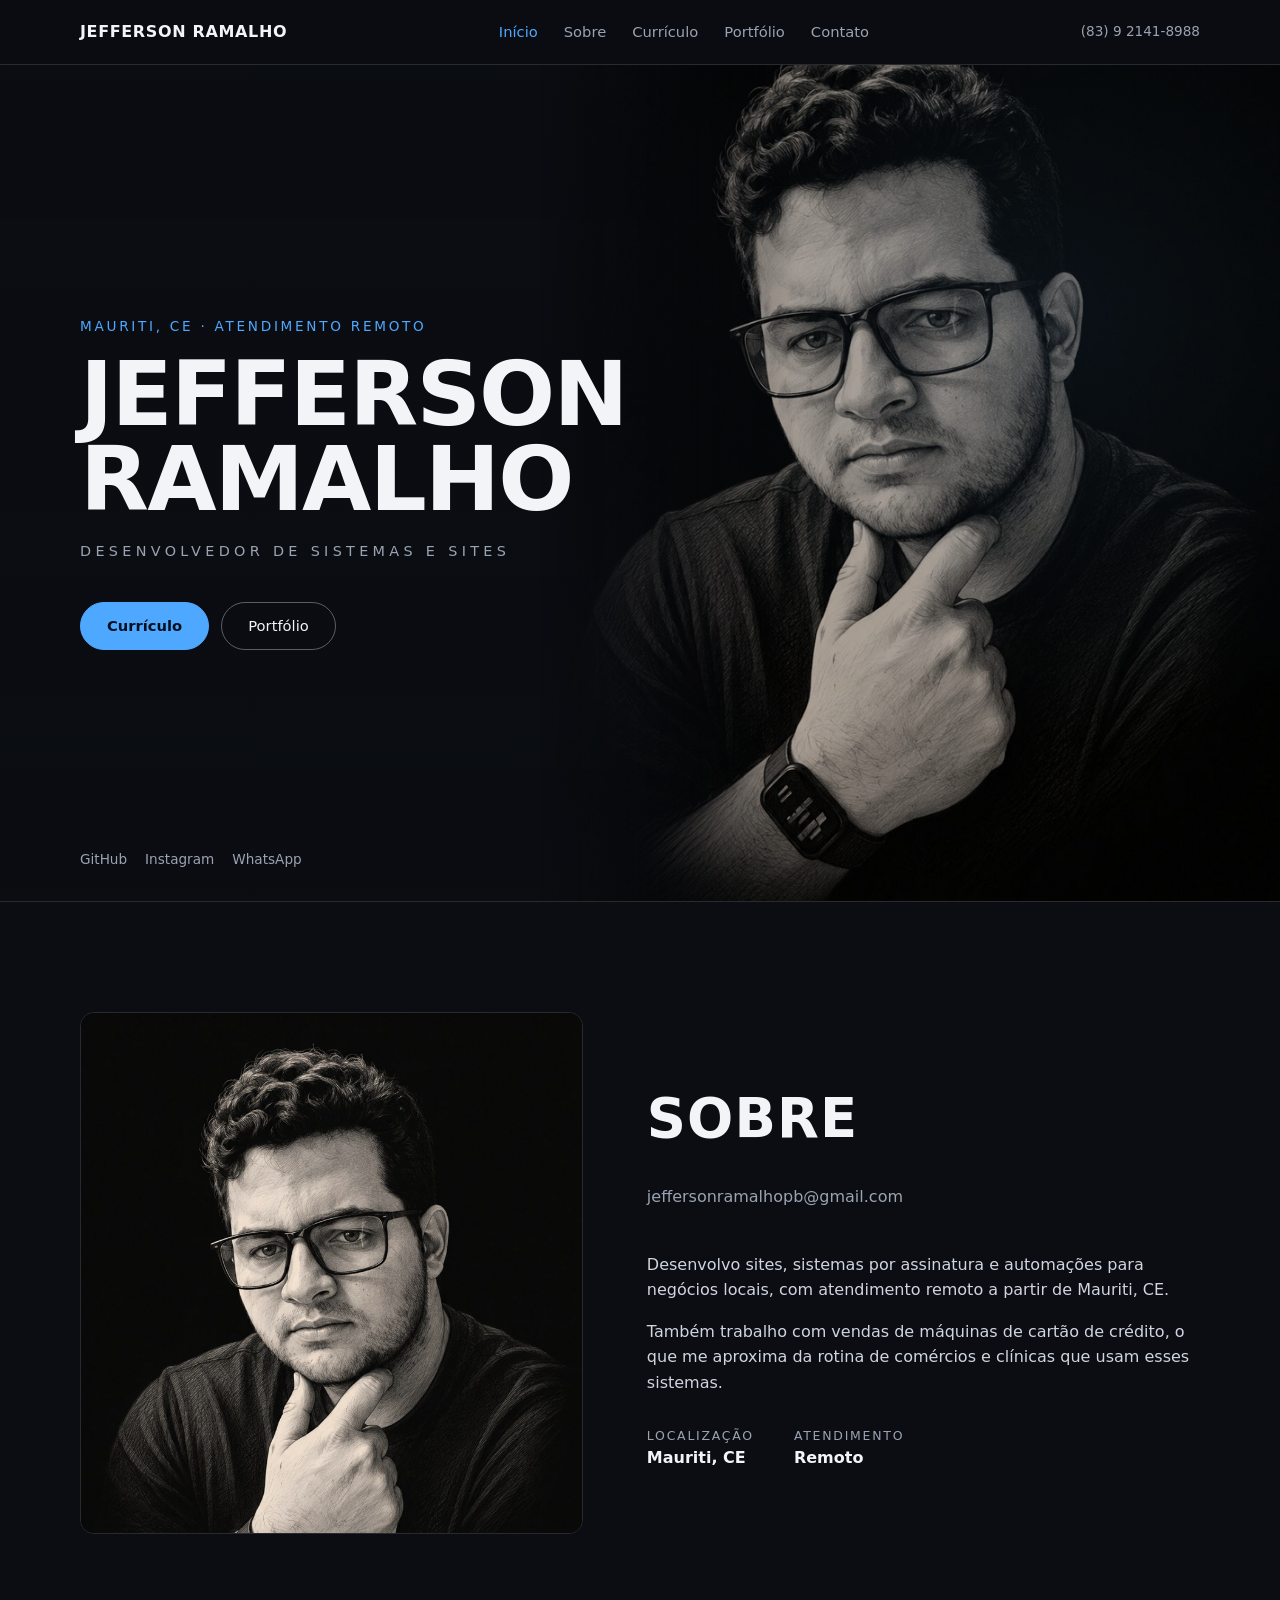
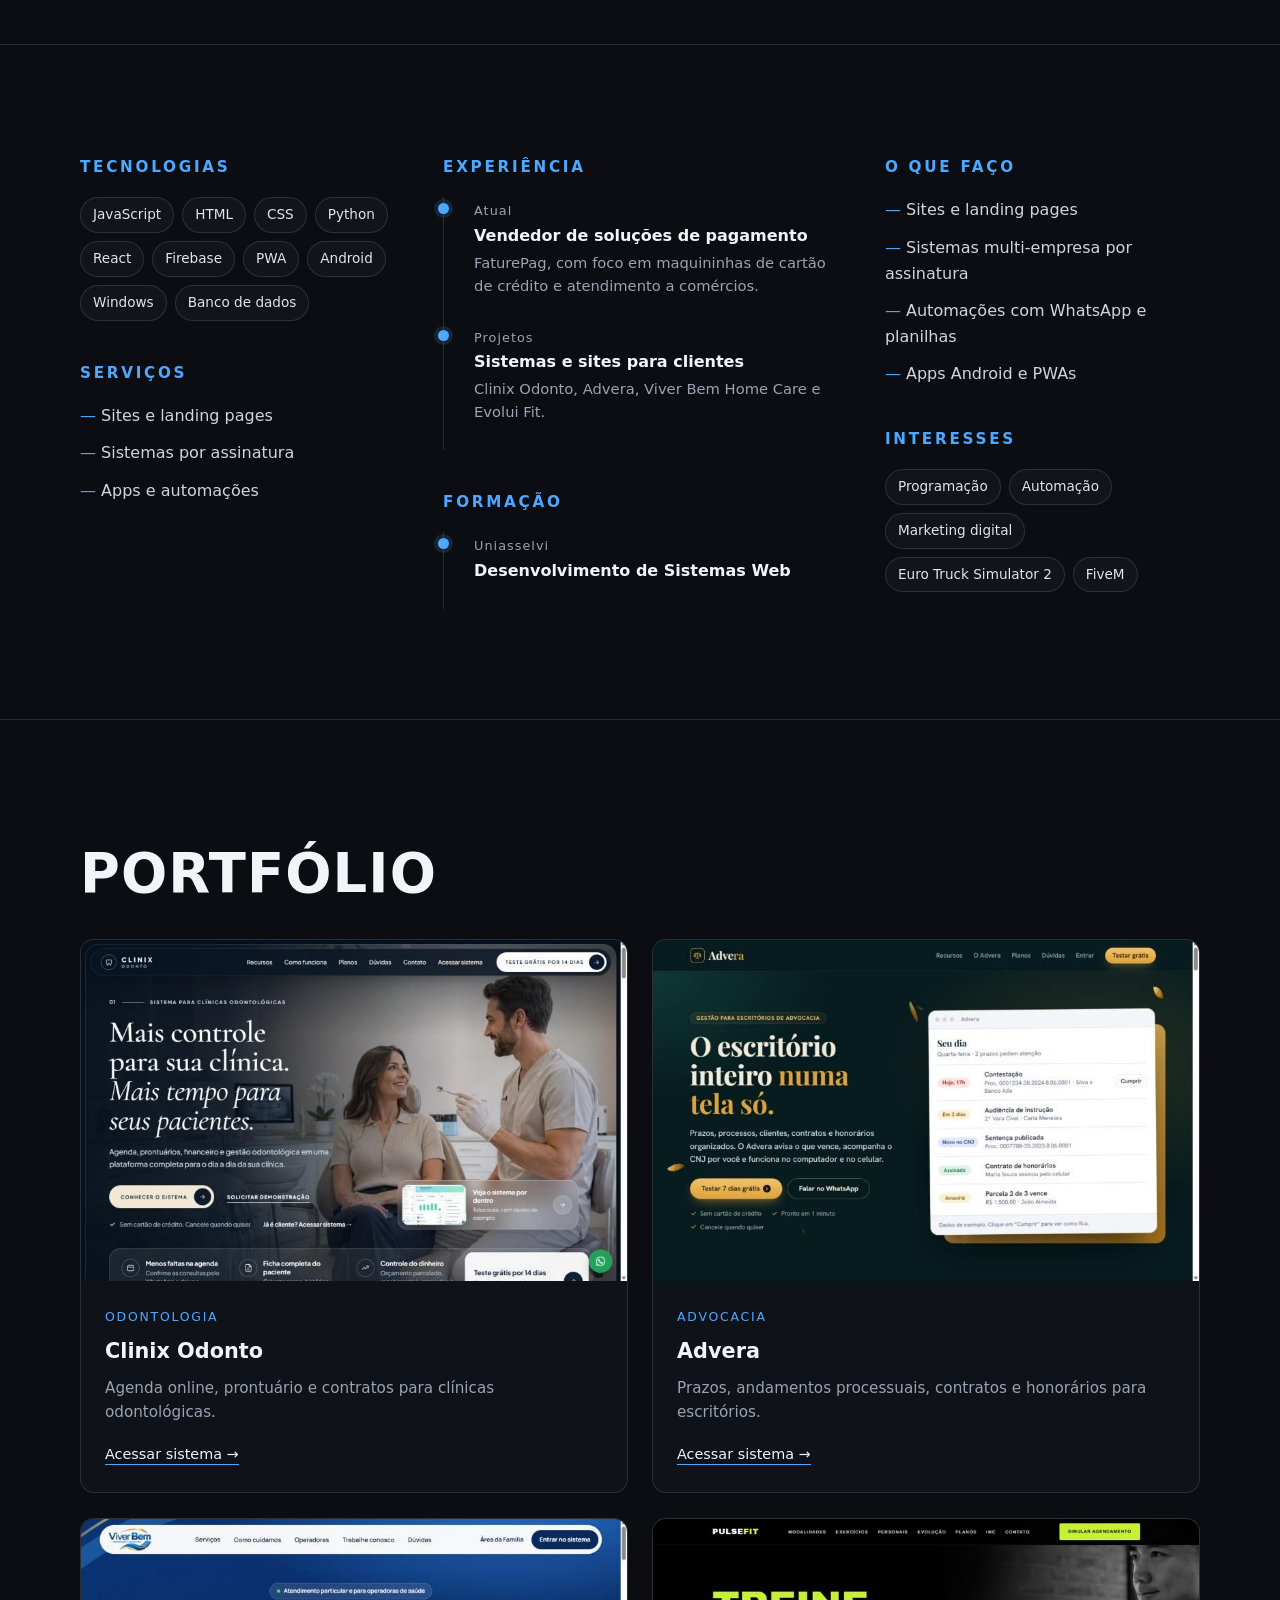
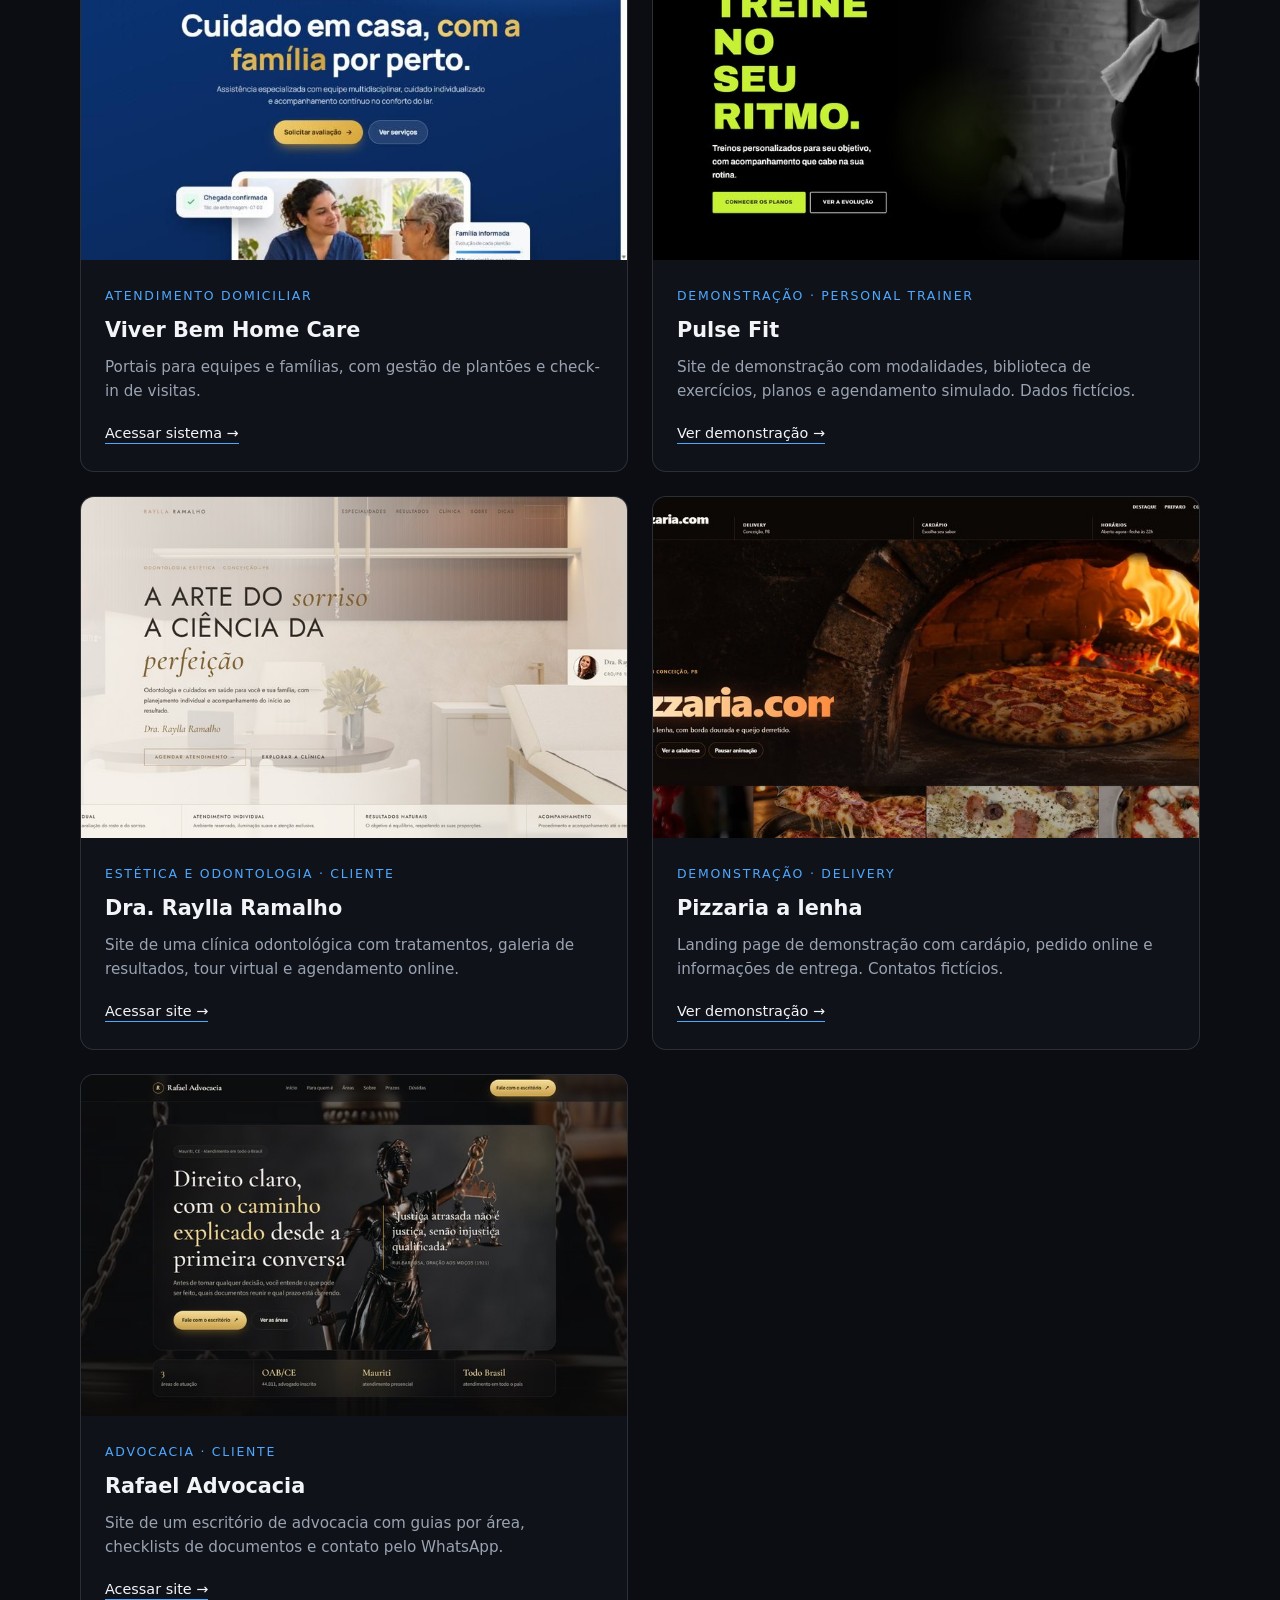
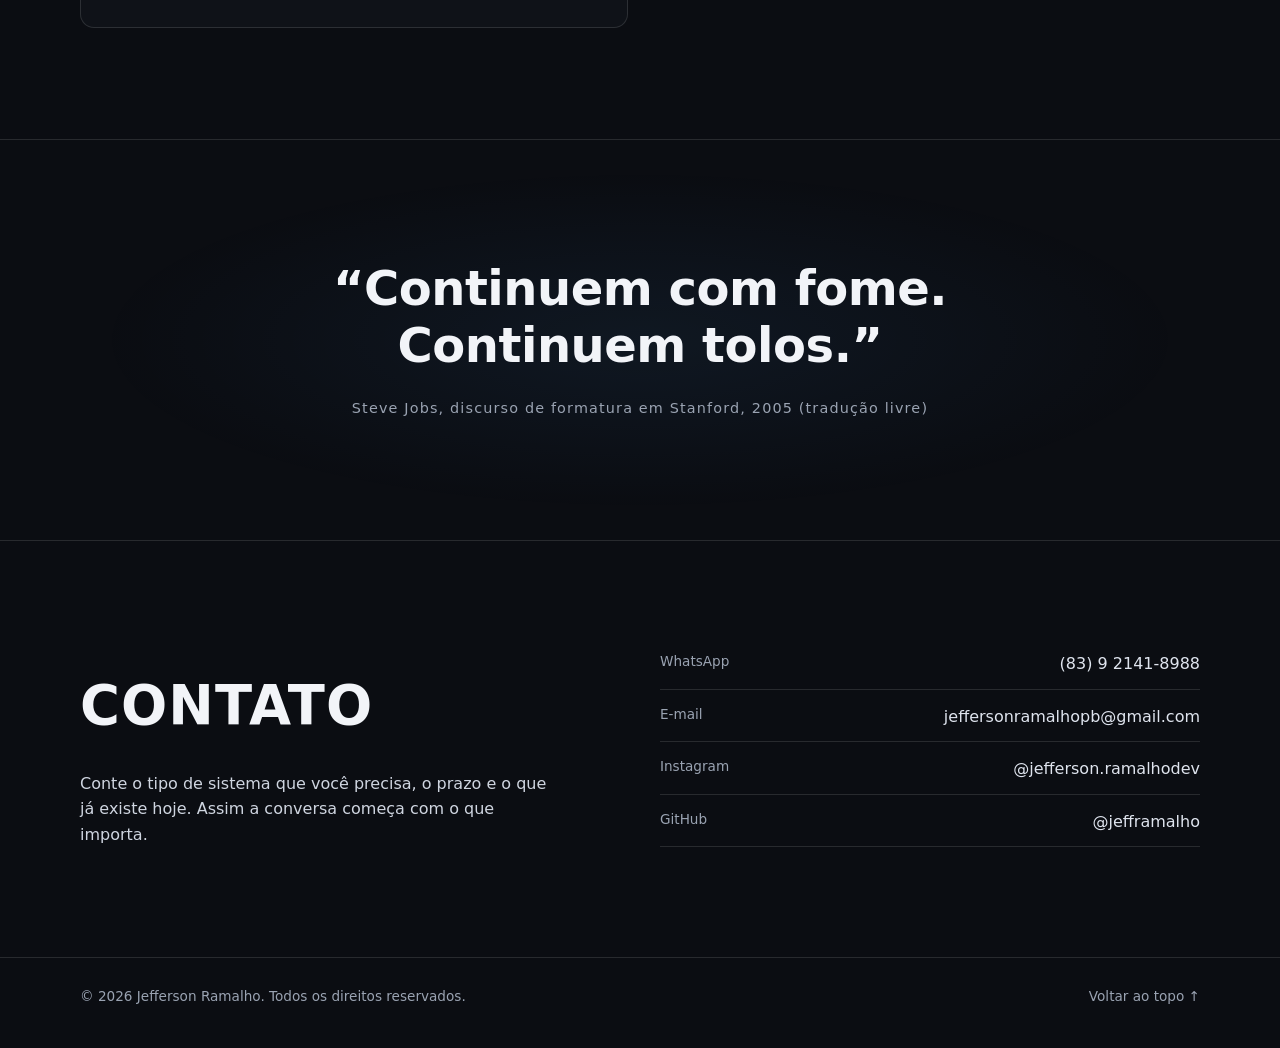
<file: index.html>
<!doctype html>
<html lang="pt-BR">
<head>
  <meta charset="utf-8">
  <meta name="viewport" content="width=device-width, initial-scale=1">
  <title>Jefferson Ramalho | Desenvolvedor de sistemas e sites</title>
  <meta name="description" content="Sites, sistemas por assinatura e automações para negócios locais. Portfólio de Jefferson Ramalho.">
  <meta name="theme-color" content="#0b0d12">
  <meta name="color-scheme" content="dark">
  <link rel="canonical" href="https://jeffersonramalho.dev.br/">
  <style>
    :root {
      --bg: #0b0d12;
      --panel: #11141b;
      --line: #ffffff1f;
      --text: #f2f4f8;
      --muted: #9aa3b2;
      --accent: #4fa8ff;
      --radius: 14px;
    }
    * { box-sizing: border-box; }
    html { scroll-behavior: smooth; }
    body {
      margin: 0; background: var(--bg); color: var(--text);
      font-family: "Inter", "Segoe UI", system-ui, sans-serif; line-height: 1.6;
    }
    a { color: inherit; text-decoration: none; }
    img { display: block; max-width: 100%; }
    .wrap { width: min(1120px, 100% - 48px); margin-inline: auto; }
    section { padding: 110px 0; border-top: 1px solid var(--line); }

    /* Cabeçalho */
    header.top {
      position: sticky; top: 0; z-index: 10; background: #0b0d12e6; backdrop-filter: blur(8px);
      border-bottom: 1px solid var(--line);
    }
    .top .wrap { display: flex; align-items: center; justify-content: space-between; height: 64px; }
    .top nav { display: flex; gap: 26px; font-size: .92rem; color: var(--muted); }
    .top nav a:hover, .top nav a.active { color: var(--accent); }
    .top .phone { font-size: .85rem; color: var(--muted); }

    /* Início */
    .hero { position: relative; min-height: calc(100svh - 64px); display: grid; align-items: center; overflow: hidden; }
    .hero .photo {
      position: absolute; inset: 0 0 0 auto; width: 58%;
      background: url("assets/retrato.jpg") center/cover no-repeat;
      filter: grayscale(.25) contrast(1.05) brightness(.7);
      mask-image: linear-gradient(90deg, transparent, #000 35%);
    }
    .hero .content { position: relative; z-index: 2; padding: 60px 0; max-width: 560px; }
    .hero .kicker { font-size: .85rem; letter-spacing: .2em; color: var(--accent); text-transform: uppercase; margin: 0 0 14px; }
    .hero h1 { margin: 0; font-size: clamp(3rem, 8vw, 5.6rem); line-height: .95; font-weight: 800; letter-spacing: -.02em; }
    .hero h1 span { display: block; }
    .hero .role { margin: 18px 0 0; color: var(--muted); letter-spacing: .3em; font-size: .9rem; text-transform: uppercase; }
    .btns { display: flex; gap: 12px; margin-top: 36px; flex-wrap: wrap; }
    .btn {
      display: inline-flex; align-items: center; padding: 11px 26px; border-radius: 999px;
      border: 1px solid #ffffff55; font-size: .92rem; transition: .2s;
    }
    .btn:hover { border-color: var(--accent); color: var(--accent); }
    .btn.solid { background: var(--accent); border-color: var(--accent); color: #05101e; font-weight: 600; }
    .btn.solid:hover { color: #05101e; filter: brightness(1.08); }
    .social { position: absolute; left: 0; bottom: 30px; z-index: 2; display: flex; gap: 18px; font-size: .85rem; color: var(--muted); }
    .social a:hover { color: var(--accent); }

    /* Sobre */
    .about { display: grid; grid-template-columns: 1fr 1.1fr; gap: 64px; align-items: center; }
    .about .shot { border-radius: var(--radius); overflow: hidden; border: 1px solid var(--line); }
    .about .shot img { width: 100%; height: 520px; object-fit: cover; object-position: center top; filter: grayscale(.2); }
    h2.title { margin: 0 0 22px; font-size: clamp(2.2rem, 5vw, 3.4rem); letter-spacing: .02em; }
    .about .email { color: var(--muted); margin: 0 0 26px; }
    .about p { color: #cfd5e0; max-width: 56ch; }
    .meta { margin-top: 30px; display: flex; gap: 40px; flex-wrap: wrap; }
    .meta div span { display: block; font-size: .78rem; letter-spacing: .14em; text-transform: uppercase; color: var(--muted); }
    .meta div strong { font-weight: 600; }

    /* Currículo */
    .resume { display: grid; grid-template-columns: 1fr 1.25fr 1fr; gap: 48px; }
    .resume h3 { margin: 0 0 18px; font-size: .95rem; letter-spacing: .18em; text-transform: uppercase; color: var(--accent); }
    .tags { display: flex; flex-wrap: wrap; gap: 8px; }
    .tags span { padding: 6px 12px; border: 1px solid var(--line); border-radius: 999px; font-size: .85rem; color: #dfe4ee; background: var(--panel); }
    .list { margin: 0; padding: 0; list-style: none; display: grid; gap: 12px; color: #cfd5e0; }
    .list li::before { content: "— "; color: var(--accent); }
    .timeline { position: relative; margin: 0; padding: 0; list-style: none; }
    .timeline li { position: relative; padding: 0 0 26px 30px; border-left: 1px solid var(--line); }
    .timeline li::before {
      content: ""; position: absolute; left: -6px; top: 6px; width: 11px; height: 11px; border-radius: 50%;
      background: var(--accent); box-shadow: 0 0 0 4px #4fa8ff26;
    }
    .timeline time { font-size: .8rem; color: var(--muted); letter-spacing: .08em; }
    .timeline strong { display: block; font-weight: 600; }
    .timeline p { margin: 2px 0 0; color: var(--muted); font-size: .92rem; }

    /* Portfólio */
    .projects { display: grid; grid-template-columns: repeat(2, 1fr); gap: 24px; }
    .project {
      background: var(--panel); border: 1px solid var(--line); border-radius: var(--radius); overflow: hidden;
      transition: transform .25s, border-color .25s;
    }
    .project:hover { transform: translateY(-4px); border-color: #4fa8ff66; }
    .project .thumb { aspect-ratio: 16 / 10; background: #1a1f29; overflow: hidden; }
    .project .thumb img { width: 100%; height: 100%; object-fit: cover; object-position: top; }
    .project .body { padding: 22px 24px 26px; }
    .project .cat { font-size: .78rem; letter-spacing: .14em; text-transform: uppercase; color: var(--accent); }
    .project h3 { margin: 6px 0 8px; font-size: 1.3rem; }
    .project p { margin: 0 0 16px; color: var(--muted); font-size: .95rem; }
    .project a { color: var(--text); font-size: .9rem; border-bottom: 1px solid #4fa8ff; padding-bottom: 2px; }

    /* Contato */
    .contact { display: grid; grid-template-columns: 1fr 1fr; gap: 40px; align-items: end; }
    .contact p.lede { color: #cfd5e0; max-width: 46ch; margin: 0; }
    .contact .links { display: grid; gap: 14px; }
    .contact .links a { display: flex; justify-content: space-between; border-bottom: 1px solid var(--line); padding-bottom: 12px; color: #dfe4ee; }
    .contact .links a span { color: var(--muted); font-size: .85rem; }
    .contact .links a:hover { color: var(--accent); }
    footer { padding: 28px 0 40px; border-top: 1px solid var(--line); color: var(--muted); font-size: .85rem; }
    footer .wrap { display: flex; justify-content: space-between; gap: 16px; flex-wrap: wrap; }

    /* Responsivo */
    @media (max-width: 960px) {
      .resume { grid-template-columns: 1fr; gap: 56px; }
      .about { grid-template-columns: 1fr; gap: 36px; }
      .contact { grid-template-columns: 1fr; }
      .projects { grid-template-columns: 1fr; }
      .hero .photo { width: 100%; opacity: .35; mask-image: none; }
      .top nav { display: none; }
    }
    @media (max-width: 560px) {
      section { padding: 80px 0; }
      .social { position: static; margin-top: 28px; }
      .hero { min-height: auto; }
      .hero .content { padding: 90px 0 40px; }
      .about .shot img { height: 380px; }
    }

    /* Interatividade */
    .reveal { opacity: 0; transform: translateY(26px); transition: opacity .9s ease, transform .9s cubic-bezier(.2,.7,.2,1); }
    .reveal.in { opacity: 1; transform: none; }
    .role-wrap { min-height: 1.6em; }
    .role { transition: opacity .35s ease; }
    .role.fade { opacity: 0; }
    .tags span { transition: border-color .2s, color .2s, transform .2s; }
    .tags span:hover { border-color: var(--accent); color: var(--accent); transform: translateY(-2px); }
    .project { transform-style: preserve-3d; will-change: transform; }
    .project:hover { transform: none; }
    .copy {
      background: none; border: 0; padding: 0; color: var(--muted); font: inherit; cursor: pointer; text-align: left;
    }
    .copy:hover { color: var(--accent); }
    .copy .hint { font-size: .78rem; margin-left: 8px; color: var(--accent); opacity: 0; transition: opacity .3s; }
    .copy.done .hint { opacity: 1; }
    .menu-btn {
      display: none; background: none; border: 1px solid var(--line); color: var(--text); border-radius: 999px;
      padding: 7px 14px; font: inherit; font-size: .85rem; cursor: pointer;
    }
    .quote { border-top: 1px solid var(--line); padding: 120px 0; text-align: center; background: radial-gradient(ellipse at center, #4fa8ff12, transparent 60%); }
    .quote blockquote { margin: 0 auto; max-width: 820px; }
    .quote p { margin: 0; font-size: clamp(1.8rem, 4.5vw, 3rem); font-weight: 700; letter-spacing: -.01em; line-height: 1.2; }
    .quote cite { display: block; margin-top: 22px; font-style: normal; color: var(--muted); font-size: .9rem; letter-spacing: .08em; }
    @media (prefers-reduced-motion: reduce) {
      .reveal { opacity: 1; transform: none; transition: none; }
      .project { transition: none; }
    }
    @media (max-width: 960px) {
      .menu-btn { display: inline-block; }
      .top nav.open {
        display: flex; flex-direction: column; gap: 0; position: absolute; top: 64px; left: 0; right: 0;
        background: #0b0d12f5; border-bottom: 1px solid var(--line); padding: 8px 24px;
      }
      .top nav.open a { padding: 14px 0; border-bottom: 1px solid var(--line); }
      .top .phone { display: none; }
      .top nav:not(.open) { display: none; }
    }

    /* Animações */
    @keyframes rise { from { opacity: 0; transform: translateY(28px); } to { opacity: 1; transform: none; } }
    @keyframes pulse { 0% { box-shadow: 0 0 0 0 #4fa8ff66; } 70% { box-shadow: 0 0 0 10px #4fa8ff00; } 100% { box-shadow: 0 0 0 0 #4fa8ff00; } }
    @keyframes drift { 0%, 100% { transform: translateY(-50%) translateY(0); } 50% { transform: translateY(-50%) translateY(-10px); } }
    @keyframes glow { 0%, 100% { opacity: .35; } 50% { opacity: .7; } }
    .hero .kicker, .hero h1 span, .hero .role-wrap, .hero .btns, .social { animation: rise .9s cubic-bezier(.2,.7,.2,1) both; }
    .hero h1 span:nth-child(2) { animation-delay: .12s; }
    .hero .role-wrap { animation-delay: .3s; }
    .hero .btns { animation-delay: .45s; }
    .social { animation-delay: .6s; }
    .hero .photo { animation: glow 6s ease-in-out infinite; }
    .hero .photo::after {
      content: ""; position: absolute; inset: 0; pointer-events: none;
      background: radial-gradient(circle at 70% 30%, #4fa8ff22, transparent 55%);
    }
    .timeline li::before { animation: pulse 2.4s ease-out infinite; }
    .timeline li:nth-child(2)::before { animation-delay: .8s; }
    .timeline li:nth-child(3)::before { animation-delay: 1.6s; }
    .btn.solid { animation: pulse 2.6s ease-out infinite; }
    .reveal .tags span { opacity: 0; transform: translateY(8px); transition: opacity .5s ease, transform .5s ease; }
    .reveal.in .tags span { opacity: 1; transform: none; }
    .reveal.in .tags span:nth-child(1) { transition-delay: .05s; }
    .reveal.in .tags span:nth-child(2) { transition-delay: .1s; }
    .reveal.in .tags span:nth-child(3) { transition-delay: .15s; }
    .reveal.in .tags span:nth-child(4) { transition-delay: .2s; }
    .reveal.in .tags span:nth-child(5) { transition-delay: .25s; }
    .reveal.in .tags span:nth-child(6) { transition-delay: .3s; }
    .reveal.in .tags span:nth-child(7) { transition-delay: .35s; }
    .reveal.in .tags span:nth-child(8) { transition-delay: .4s; }
    .reveal.in .tags span:nth-child(9) { transition-delay: .45s; }
    .reveal.in .tags span:nth-child(10) { transition-delay: .5s; }
    @media (prefers-reduced-motion: reduce) {
      .hero .kicker, .hero h1 span, .hero .role-wrap, .hero .btns, .social, .hero .photo, .timeline li::before, .btn.solid { animation: none !important; }
      .reveal .tags span { opacity: 1; transform: none; }
    }

    /* Tela de carregamento */
    #loader {
      position: fixed; inset: 0; z-index: 100; display: grid; place-items: center; align-content: center; gap: 22px;
      background: var(--bg); transition: opacity .6s ease, visibility .6s ease;
    }
    #loader.hide { opacity: 0; visibility: hidden; }
    #loader video { width: 100%; height: 100%; object-fit: cover; background: #000; display: block; }
    #loader video:not([data-ok]) { display: none; }



    /* Animações na rolagem */
    .scroll-bar {
      position: fixed; top: 0; left: 0; height: 3px; width: 100%; z-index: 20;
      background: linear-gradient(90deg, var(--accent), #9fd0ff); transform-origin: 0 50%; transform: scaleX(0);
    }
    .project.reveal { transition: opacity .8s ease, transform .8s cubic-bezier(.2,.7,.2,1); }
    .title.reveal { transition: opacity .8s ease, transform .8s cubic-bezier(.2,.7,.2,1), letter-spacing 1.2s ease; letter-spacing: .3em; }
    .title.reveal.in { letter-spacing: .02em; }
    .about .shot.reveal { transition: opacity 1s ease, transform 1.1s cubic-bezier(.2,.7,.2,1); transform: translateX(-30px); }
    .about .shot.reveal.in { transform: none; }
    .timeline li.reveal { transition: opacity .7s ease, transform .7s ease; transform: translateX(-16px); }
    .timeline li.reveal.in { transform: none; }
    @media (prefers-reduced-motion: reduce) {
      .scroll-bar { display: none; }
      .project.reveal, .title.reveal, .about .shot.reveal, .timeline li.reveal { transition: none; transform: none; letter-spacing: .02em; }
    }
    /* Fundo em vídeo */
    .bg-video {
      position: fixed; inset: 0; width: 100%; height: 100%; object-fit: cover;
      z-index: -2; opacity: .45; pointer-events: none;
    }
    .bg-shade {
      position: fixed; inset: 0; z-index: -1; pointer-events: none;
      background: linear-gradient(180deg, #0b0d12d9 0%, #0b0d12b3 45%, #0b0d12e6 100%);
    }
    .hero, section, footer { background: transparent; }
    .project { background: #11141bd9; }
    @media (prefers-reduced-motion: reduce) { .bg-video { display: none; } }
  </style>
</head>
<body>
<video class="bg-video" src="assets/bg/fundo.mp4" autoplay muted loop playsinline aria-hidden="true"></video>
<div class="bg-shade" aria-hidden="true"></div>
<div class="scroll-bar" id="scrollBar" aria-hidden="true"></div>
<div id="loader" aria-hidden="true">
  <video id="intro" src="assets/intro/abertura-jr.mp4" muted playsinline preload="auto"></video>
</div>

<header class="top">
  <div class="wrap">
    <a href="#inicio" style="font-weight:700; letter-spacing:.04em;">JEFFERSON RAMALHO</a>
    <button class="menu-btn" id="menuBtn" aria-expanded="false" aria-controls="mainNav">Menu</button>
    <nav id="mainNav" aria-label="Navegação principal">
      <a href="#inicio" class="active">Início</a>
      <a href="#sobre">Sobre</a>
      <a href="#curriculo">Currículo</a>
      <a href="#portfolio">Portfólio</a>
      <a href="#contato">Contato</a>
    </nav>
    <span class="phone">(83) 9 2141-8988</span>
  </div>
</header>

<main>
  <section class="hero" id="inicio" style="border-top:0; padding:0;">
    <div class="photo" aria-hidden="true"></div>
    <div class="wrap">
      <div class="content">
        <p class="kicker">Mauriti, CE · Atendimento remoto</p>
        <h1><span>JEFFERSON</span><span>RAMALHO</span></h1>
        <div class="role-wrap"><p class="role" id="role">Desenvolvedor de sistemas e sites</p></div>
        <div class="btns">
          <a class="btn solid" href="#curriculo">Currículo</a>
          <a class="btn" href="#portfolio">Portfólio</a>
        </div>
      </div>
    </div>
    <div class="social wrap" style="position:absolute; bottom:30px; left:0; right:0; margin-inline:auto;">
      <a href="https://github.com/jefframalho" target="_blank" rel="noopener">GitHub</a>
      <a href="https://www.instagram.com/jefferson.ramalhodev/" target="_blank" rel="noopener">Instagram</a>
      <a href="https://wa.me/5583921418988" target="_blank" rel="noopener">WhatsApp</a>
    </div>
  </section>

  <section id="sobre" class="reveal">
    <div class="wrap about">
      <div class="shot"><img src="assets/retrato.jpg" alt="Foto de Jefferson Ramalho"></div>
      <div>
        <h2 class="title">SOBRE</h2>
        <button class="copy email" data-copy="jeffersonramalhopb@gmail.com">jeffersonramalhopb@gmail.com<span class="hint" id="copyHint">Copiado!</span></button>
        <p>Desenvolvo sites, sistemas por assinatura e automações para negócios locais, com atendimento remoto a partir de Mauriti, CE.</p>
        <p>Também trabalho com vendas de máquinas de cartão de crédito, o que me aproxima da rotina de comércios e clínicas que usam esses sistemas.</p>
        <div class="meta">
          <div><span>Localização</span><strong>Mauriti, CE</strong></div>
          <div><span>Atendimento</span><strong>Remoto</strong></div>
        </div>
      </div>
    </div>
  </section>

  <section id="curriculo" class="reveal">
    <div class="wrap resume">
      <div>
        <h3>Tecnologias</h3>
        <div class="tags">
          <span>JavaScript</span><span>HTML</span><span>CSS</span><span>Python</span><span>React</span><span>Firebase</span><span>PWA</span><span>Android</span><span>Windows</span><span>Banco de dados</span>
        </div>
        <h3 style="margin-top:40px;">Serviços</h3>
        <ul class="list">
          <li>Sites e landing pages</li>
          <li>Sistemas por assinatura</li>
          <li>Apps e automações</li>
        </ul>
      </div>

      <div>
        <h3>Experiência</h3>
        <ol class="timeline">
          <li>
            <time>Atual</time>
            <strong>Vendedor de soluções de pagamento</strong>
            <p>FaturePag, com foco em maquininhas de cartão de crédito e atendimento a comércios.</p>
          </li>
          <li>
            <time>Projetos</time>
            <strong>Sistemas e sites para clientes</strong>
            <p>Clinix Odonto, Advera, Viver Bem Home Care e Evolui Fit.</p>
          </li>
        </ol>
        <h3 style="margin-top:40px;">Formação</h3>
        <ol class="timeline">
          <li>
            <time>Uniasselvi</time>
            <strong>Desenvolvimento de Sistemas Web</strong>
          </li>
        </ol>
      </div>

      <div>
        <h3>O que faço</h3>
        <ul class="list">
          <li>Sites e landing pages</li>
          <li>Sistemas multi-empresa por assinatura</li>
          <li>Automações com WhatsApp e planilhas</li>
          <li>Apps Android e PWAs</li>
        </ul>
        <h3 style="margin-top:40px;">Interesses</h3>
        <div class="tags">
          <span>Programação</span><span>Automação</span><span>Marketing digital</span><span>Euro Truck Simulator 2</span><span>FiveM</span>
        </div>
      </div>
    </div>
  </section>

  <section id="portfolio" class="reveal">
    <div class="wrap">
      <h2 class="title">PORTFÓLIO</h2>
      <div class="projects">
        <article class="project tilt">
          <div class="thumb"><img src="assets/portfolio/clinix-desk.jpg" alt="Tela do Clinix Odonto"></div>
          <div class="body">
            <span class="cat">Odontologia</span>
            <h3>Clinix Odonto</h3>
            <p>Agenda online, prontuário e contratos para clínicas odontológicas.</p>
            <a href="https://www.clinixodonto.com.br/" target="_blank" rel="noopener">Acessar sistema →</a>
          </div>
        </article>
        <article class="project tilt">
          <div class="thumb"><img src="assets/portfolio/advera-desk.jpg" alt="Tela da Advera"></div>
          <div class="body">
            <span class="cat">Advocacia</span>
            <h3>Advera</h3>
            <p>Prazos, andamentos processuais, contratos e honorários para escritórios.</p>
            <a href="https://advera-6607b.web.app/" target="_blank" rel="noopener">Acessar sistema →</a>
          </div>
        </article>
        <article class="project tilt">
          <div class="thumb"><img src="assets/portfolio/viverbem-desk.jpg" alt="Tela do Viver Bem Home Care"></div>
          <div class="body">
            <span class="cat">Atendimento domiciliar</span>
            <h3>Viver Bem Home Care</h3>
            <p>Portais para equipes e famílias, com gestão de plantões e check-in de visitas.</p>
            <a href="https://www.viverbemhomecare.com.br/" target="_blank" rel="noopener">Acessar sistema →</a>
          </div>
        </article>
        <article class="project tilt">
          <div class="thumb"><img src="assets/portfolio/pulse-fit-desk.jpg" alt="Tela inicial da demonstração Pulse Fit"></div>
          <div class="body">
            <span class="cat">Demonstração · Personal trainer</span>
            <h3>Pulse Fit</h3>
            <p>Site de demonstração com modalidades, biblioteca de exercícios, planos e agendamento simulado. Dados fictícios.</p>
            <a href="https://jefframalho.github.io/pulse-fit-site/" target="_blank" rel="noopener">Ver demonstração →</a>
          </div>
        </article>
        <article class="project tilt">
          <div class="thumb"><img src="assets/portfolio/raylla-ramalho-desk.jpg" alt="Tela inicial do site da Dra. Raylla Ramalho"></div>
          <div class="body">
            <span class="cat">Estética e odontologia · Cliente</span>
            <h3>Dra. Raylla Ramalho</h3>
            <p>Site de uma clínica odontológica com tratamentos, galeria de resultados, tour virtual e agendamento online.</p>
            <a href="https://gregarious-toffee-2e4c97.netlify.app/" target="_blank" rel="noopener">Acessar site →</a>
          </div>
        </article>
        <article class="project tilt">
          <div class="thumb"><img src="assets/portfolio/pizzaria-desk.jpg" alt="Tela inicial da demonstração da pizzaria"></div>
          <div class="body">
            <span class="cat">Demonstração · Delivery</span>
            <h3>Pizzaria a lenha</h3>
            <p>Landing page de demonstração com cardápio, pedido online e informações de entrega. Contatos fictícios.</p>
            <a href="https://ornate-cocada-413b1e.netlify.app/" target="_blank" rel="noopener">Ver demonstração →</a>
          </div>
        </article>
        <article class="project tilt">
          <div class="thumb"><img src="assets/portfolio/rafael-advocacia-desk.jpg" alt="Tela inicial do site da Rafael Advocacia"></div>
          <div class="body">
            <span class="cat">Advocacia · Cliente</span>
            <h3>Rafael Advocacia</h3>
            <p>Site de um escritório de advocacia com guias por área, checklists de documentos e contato pelo WhatsApp.</p>
            <a href="https://jefframalho.github.io/rafael-cabral-/" target="_blank" rel="noopener">Acessar site →</a>
          </div>
        </article>
      </div>
    </div>
  </section>

  <section class="quote reveal" aria-label="Citação">
    <div class="wrap">
      <blockquote>
        <p>“Continuem com fome. Continuem tolos.”</p>
        <cite>Steve Jobs, discurso de formatura em Stanford, 2005 (tradução livre)</cite>
      </blockquote>
    </div>
  </section>

  <section id="contato" class="reveal">
    <div class="wrap contact">
      <div>
        <h2 class="title">CONTATO</h2>
        <p class="lede">Conte o tipo de sistema que você precisa, o prazo e o que já existe hoje. Assim a conversa começa com o que importa.</p>
      </div>
      <div class="links">
        <a href="https://wa.me/5583921418988?text=Ol%C3%A1%20Jefferson!%20Quero%20um%20or%C3%A7amento." target="_blank" rel="noopener"><span>WhatsApp</span> (83) 9 2141-8988</a>
        <a href="mailto:jeffersonramalhopb@gmail.com"><span>E-mail</span> jeffersonramalhopb@gmail.com</a>
        <a href="https://www.instagram.com/jefferson.ramalhodev/" target="_blank" rel="noopener"><span>Instagram</span> @jefferson.ramalhodev</a>
        <a href="https://github.com/jefframalho" target="_blank" rel="noopener"><span>GitHub</span> @jefframalho</a>
      </div>
    </div>
  </section>
</main>

<footer>
  <div class="wrap">
    <span>© <span id="year">2026</span> Jefferson Ramalho. Todos os direitos reservados.</span>
    <a href="#inicio">Voltar ao topo ↑</a>
  </div>
</footer>

<script>
  document.getElementById('year').textContent = new Date().getFullYear();

  // Abertura em vídeo: toca uma vez e revela o site ao terminar
  const loader = document.getElementById('loader');
  const intro = document.getElementById('intro');
  const hideLoader = () => loader.classList.add('hide');
  if (matchMedia('(prefers-reduced-motion: reduce)').matches) {
    hideLoader();
  } else {
    intro.addEventListener('loadeddata', () => { intro.dataset.ok = '1'; intro.play().catch(hideLoader); }, { once: true });
    intro.addEventListener('ended', hideLoader, { once: true });
    intro.addEventListener('error', hideLoader, { once: true });
    setTimeout(hideLoader, 8000);
  }

  // Marca elementos para revelar ao rolar, com atraso em sequência
  document.querySelectorAll('.project').forEach((el, i) => {
    el.classList.add('reveal');
    el.style.transitionDelay = (i % 2) * .12 + 's';
  });
  document.querySelectorAll('.title').forEach(el => el.classList.add('reveal'));
  document.querySelectorAll('.about .shot').forEach(el => el.classList.add('reveal'));
  document.querySelectorAll('.timeline li').forEach((el, i) => {
    el.classList.add('reveal');
    el.style.transitionDelay = i * .1 + 's';
  });

  // Revelar ao rolar
  const reduce = matchMedia('(prefers-reduced-motion: reduce)').matches;
  const revealIO = new IntersectionObserver(entries => {
    entries.forEach(e => { if (e.isIntersecting) { e.target.classList.add('in'); revealIO.unobserve(e.target); } });
  }, { threshold: .12 });
  document.querySelectorAll('.reveal').forEach(el => revealIO.observe(el));

  // Frases rotativas no hero
  const roles = ['Desenvolvedor de sistemas e sites', 'Sites e landing pages', 'Sistemas por assinatura', 'Automações para o seu negócio'];
  const roleEl = document.getElementById('role');
  let roleIdx = 0;
  if (!reduce) {
    setInterval(() => {
      roleEl.classList.add('fade');
      setTimeout(() => {
        roleIdx = (roleIdx + 1) % roles.length;
        roleEl.textContent = roles[roleIdx];
        roleEl.classList.remove('fade');
      }, 350);
    }, 2800);
  }

  // Inclinação 3D nos cards do portfólio
  if (!reduce && matchMedia('(hover: hover) and (pointer: fine)').matches) {
    document.querySelectorAll('.tilt').forEach(card => {
      card.addEventListener('mousemove', e => {
        const r = card.getBoundingClientRect();
        const x = (e.clientX - r.left) / r.width - .5;
        const y = (e.clientY - r.top) / r.height - .5;
        card.style.transform = `perspective(900px) rotateX(${-y * 7}deg) rotateY(${x * 9}deg) translateY(-4px)`;
      });
      card.addEventListener('mouseleave', () => { card.style.transform = ''; });
    });
  }

  // Copiar e-mail
  document.querySelectorAll('.copy[data-copy]').forEach(btn => {
    btn.addEventListener('click', async () => {
      try { await navigator.clipboard.writeText(btn.dataset.copy); } catch (_) {}
      btn.classList.add('done');
      setTimeout(() => btn.classList.remove('done'), 1600);
    });
  });

  // Barra de progresso e parallax da foto conforme a rolagem
  const scrollBar = document.getElementById('scrollBar');
  const heroPhoto = document.querySelector('.hero .photo');
  let scrollTick = false;
  function onScroll() {
    scrollTick = false;
    const max = document.documentElement.scrollHeight - innerHeight;
    const p = max > 0 ? scrollY / max : 0;
    if (!reduce) scrollBar.style.transform = `scaleX(${p})`;
    if (!reduce && heroPhoto && scrollY < innerHeight) heroPhoto.style.marginTop = (scrollY * .18) + 'px';
  }
  addEventListener('scroll', () => {
    if (!scrollTick) { scrollTick = true; requestAnimationFrame(onScroll); }
  }, { passive: true });
  onScroll();

  // Parallax suave da foto acompanhando o mouse (desktop)
  const photo = document.querySelector('.hero .photo');
  if (!reduce && photo && matchMedia('(hover: hover) and (pointer: fine)').matches) {
    const hero = document.getElementById('inicio');
    hero.addEventListener('mousemove', e => {
      const x = (e.clientX / innerWidth - .5) * 18;
      const y = (e.clientY / innerHeight - .5) * 12;
      photo.style.translate = `${x}px ${y}px`;
    });
    hero.addEventListener('mouseleave', () => { photo.style.translate = '0px 0px'; });
  }

  // Menu no celular
  const menuBtn = document.getElementById('menuBtn');
  const mainNav = document.getElementById('mainNav');
  menuBtn.addEventListener('click', () => {
    const open = mainNav.classList.toggle('open');
    menuBtn.setAttribute('aria-expanded', String(open));
  });
  mainNav.querySelectorAll('a').forEach(a => a.addEventListener('click', () => {
    mainNav.classList.remove('open');
    menuBtn.setAttribute('aria-expanded', 'false');
  }));

  // Destaca o item do menu conforme a seção visível
  const links = [...document.querySelectorAll('.top nav a')];
  const io = new IntersectionObserver(entries => {
    entries.forEach(e => {
      if (!e.isIntersecting) return;
      links.forEach(a => a.classList.toggle('active', a.getAttribute('href') === '#' + e.target.id));
    });
  }, { rootMargin: '-45% 0px -50% 0px' });
  ['inicio', 'sobre', 'curriculo', 'portfolio', 'contato'].forEach(id => io.observe(document.getElementById(id)));
</script>
</body>
</html>
</file>
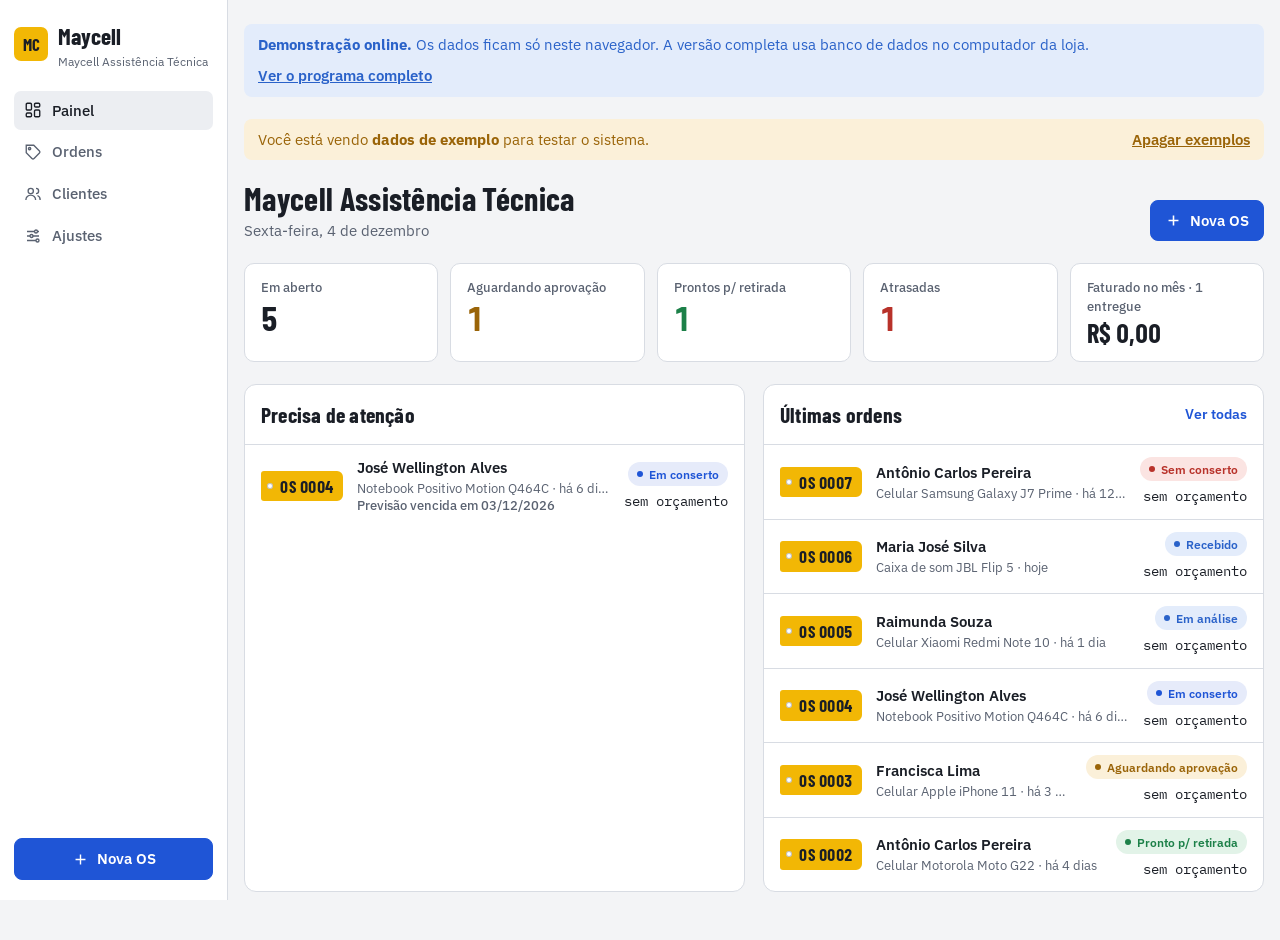
<file: projetos/maycell/index.html>
<!doctype html>
<html lang="pt-BR">
<head>
<meta charset="utf-8">
<meta name="viewport" content="width=device-width, initial-scale=1, viewport-fit=cover">
<title>Maycell · Demonstração</title>
<meta name="description" content="Maycell: sistema de ordem de serviço para assistência técnica. Demonstração online.">
<link rel="icon" href="data:image/svg+xml,%3Csvg xmlns='http://www.w3.org/2000/svg' viewBox='0 0 32 32'%3E%3Crect width='32' height='32' rx='7' fill='%23F2B705'/%3E%3Ctext x='16' y='22' font-family='Arial' font-weight='700' font-size='14' text-anchor='middle' fill='%231A1E26'%3EMC%3C/text%3E%3C/svg%3E">
<style>body{margin:0}img{max-width:100%}[hidden]{display:none!important}:root{padding-top:env(safe-area-inset-top,0px)}</style>
<link rel="preconnect" href="https://fonts.googleapis.com">
<link rel="preconnect" href="https://fonts.gstatic.com" crossorigin>
<link rel="stylesheet" href="https://fonts.googleapis.com/css2?family=Barlow+Condensed:wght@500;600;700&family=IBM+Plex+Mono:wght@400;500&family=IBM+Plex+Sans:wght@400;500;600&display=swap">
<style>
/* Layout: barra lateral fixa (desktop) / barra inferior (celular); conteúdo em coluna única de trabalho. Etiqueta amarela de oficina marca o número da OS. */
:root{
  --bg:#F3F4F6; --surface:#FFFFFF; --surface-2:#ECEEF2; --ink:#1A1E26; --muted:#5A6271; --line:#D8DCE3;
  --tag:#F2B705; --tag-ink:#1A1E26; --accent:#1F55D6; --accent-ink:#FFFFFF;
  --ok:#1C8048; --ok-bg:#E2F3E8; --warn:#9A6408; --warn-bg:#FBF0D9; --bad:#B8322A; --bad-bg:#FBE4E2;
  --info:#2A62C9; --info-bg:#E3ECFB; --mute:#5A6271; --mute-bg:#E9EBEF; --acc-bg:#E6EBFA;
  --shadow:0 1px 2px rgba(20,24,32,.06),0 4px 14px rgba(20,24,32,.05);
  --f-display:"Barlow Condensed","Arial Narrow",Arial,sans-serif;
  --f-body:"IBM Plex Sans",system-ui,-apple-system,"Segoe UI",Roboto,sans-serif;
  --f-mono:"IBM Plex Mono",ui-monospace,Consolas,monospace;
}
@media (prefers-color-scheme: dark){:root:not([data-theme="light"]){
  --bg:#111419; --surface:#191D25; --surface-2:#222833; --ink:#E7EAF0; --muted:#9AA3B3; --line:#2D3442;
  --tag:#F2B705; --tag-ink:#1A1E26; --accent:#7AA2FF; --accent-ink:#0F1420;
  --ok:#55C487; --ok-bg:#16301F; --warn:#E3AE52; --warn-bg:#33270F; --bad:#F2716A; --bad-bg:#3A1A18;
  --info:#82A9FF; --info-bg:#1A2742; --mute:#9AA3B3; --mute-bg:#262C37; --acc-bg:#1E2846;
  --shadow:0 1px 2px rgba(0,0,0,.3); color-scheme:dark}}
:root[data-theme="dark"]{
  --bg:#111419; --surface:#191D25; --surface-2:#222833; --ink:#E7EAF0; --muted:#9AA3B3; --line:#2D3442;
  --tag:#F2B705; --tag-ink:#1A1E26; --accent:#7AA2FF; --accent-ink:#0F1420;
  --ok:#55C487; --ok-bg:#16301F; --warn:#E3AE52; --warn-bg:#33270F; --bad:#F2716A; --bad-bg:#3A1A18;
  --info:#82A9FF; --info-bg:#1A2742; --mute:#9AA3B3; --mute-bg:#262C37; --acc-bg:#1E2846;
  --shadow:0 1px 2px rgba(0,0,0,.3); color-scheme:dark}

html,body{height:100%}
body{background:var(--bg);color:var(--ink);font-family:var(--f-body);font-size:15px;line-height:1.45}
*{box-sizing:border-box}
h1,h2,h3{font-family:var(--f-display);font-weight:700;letter-spacing:.01em;margin:0;text-wrap:balance}
h1{font-size:2rem;line-height:1.05}
h2{font-size:1.35rem}
h3{font-size:1.1rem}
button,input,select,textarea{font:inherit;color:inherit}
:focus-visible{outline:2px solid var(--accent);outline-offset:2px}
a{color:var(--accent)}

.app{display:grid;grid-template-columns:228px minmax(0,1fr);min-height:100%}
.side{position:sticky;top:0;height:100vh;background:var(--surface);border-right:1px solid var(--line);
  padding:20px 14px;padding-left:max(14px,env(safe-area-inset-left,0px));display:flex;flex-direction:column;gap:22px}
.brand{display:flex;align-items:center;gap:10px}
.brand .mk{width:34px;height:34px;border-radius:7px;background:var(--tag);color:var(--tag-ink);display:grid;place-items:center;
  font-family:var(--f-display);font-weight:700;font-size:1.05rem}
.brand b{font-family:var(--f-display);font-size:1.45rem;font-weight:700}
.brand small{display:block;color:var(--muted);font-size:.78rem;line-height:1.2;max-width:150px;overflow:hidden;text-overflow:ellipsis;white-space:nowrap}
.nav{display:flex;flex-direction:column;gap:2px}
.nav a{display:flex;align-items:center;gap:10px;padding:9px 10px;border-radius:7px;text-decoration:none;color:var(--muted);font-weight:500}
.nav a:hover{background:var(--surface-2);color:var(--ink)}
.nav a.on{background:var(--surface-2);color:var(--ink)}
.nav svg{width:18px;height:18px;flex:none}
.side .new{margin-top:auto}

main{min-width:0;padding-block:24px 48px;padding-left:max(16px,env(safe-area-inset-left,0px));padding-right:max(16px,env(safe-area-inset-right,0px))}
.wrap{max-width:1040px;margin:0 auto;display:flex;flex-direction:column;gap:22px}
.head{display:flex;align-items:flex-end;justify-content:space-between;gap:12px;flex-wrap:wrap}
.head p{margin:4px 0 0;color:var(--muted)}

.btn{display:inline-flex;align-items:center;justify-content:center;gap:8px;border:1px solid var(--line);background:var(--surface);
  padding:9px 14px;border-radius:8px;font-weight:600;cursor:pointer;text-decoration:none;color:var(--ink);white-space:nowrap}
.btn:hover{background:var(--surface-2)}
.btn.pri{background:var(--accent);border-color:var(--accent);color:var(--accent-ink)}
.btn.pri:hover{filter:brightness(1.08)}
.btn.wa{background:#1F9D55;border-color:#1F9D55;color:#fff}
.btn.danger{color:var(--bad)}
.btn.danger.armed{background:var(--bad);border-color:var(--bad);color:#fff}
.btn.sm{padding:6px 10px;font-size:.88rem}
.btn svg{width:17px;height:17px}

.banner{background:var(--warn-bg);color:var(--warn);border-radius:8px;padding:10px 14px;display:flex;gap:10px;align-items:center;justify-content:space-between;flex-wrap:wrap;font-size:.92rem}
.banner a{color:inherit;font-weight:600}

.stats{display:grid;grid-template-columns:repeat(5,minmax(0,1fr));gap:12px}
.stat{background:var(--surface);border:1px solid var(--line);border-radius:10px;padding:14px 16px;text-decoration:none;color:inherit;display:flex;flex-direction:column;gap:4px}
.stat:hover{border-color:var(--muted)}
.stat span{color:var(--muted);font-size:.82rem;font-weight:500}
.stat b{font-family:var(--f-display);font-size:2.1rem;line-height:1;font-variant-numeric:tabular-nums}
.stat.warn b{color:var(--warn)} .stat.ok b{color:var(--ok)} .stat.bad b{color:var(--bad)}
.stat.money b{font-size:1.65rem}

.cols{display:grid;grid-template-columns:minmax(0,1fr) minmax(0,1fr);gap:18px}
.panel{background:var(--surface);border:1px solid var(--line);border-radius:12px;overflow:hidden}
.panel>header{display:flex;justify-content:space-between;align-items:center;padding:14px 16px;border-bottom:1px solid var(--line);gap:10px}
.panel>header a{font-size:.88rem;font-weight:600;text-decoration:none}
.empty{padding:26px 16px;color:var(--muted);text-align:center}

.list{display:flex;flex-direction:column}
.row{display:grid;grid-template-columns:auto minmax(0,1fr) auto;gap:14px;align-items:center;padding:12px 16px;border-top:1px solid var(--line);text-decoration:none;color:inherit}
.list .row:first-child{border-top:0}
.row:hover{background:var(--surface-2)}
.row .who{min-width:0}
.row .who b{display:block;font-weight:600;white-space:nowrap;overflow:hidden;text-overflow:ellipsis}
.row .who small{display:block;color:var(--muted);white-space:nowrap;overflow:hidden;text-overflow:ellipsis}
.row .end{display:flex;flex-direction:column;align-items:flex-end;gap:5px}
.row .val{font-family:var(--f-mono);font-size:.88rem;font-variant-numeric:tabular-nums}
.why{font-size:.8rem;color:var(--bad);font-weight:500}

.tag{position:relative;display:inline-flex;align-items:center;font-family:var(--f-display);font-weight:700;font-size:1.05rem;letter-spacing:.03em;
  background:var(--tag);color:var(--tag-ink);padding:3px 9px 3px 19px;border-radius:3px 6px 6px 3px;font-variant-numeric:tabular-nums;white-space:nowrap}
.tag::before{content:"";position:absolute;left:6px;top:50%;width:6px;height:6px;margin-top:-3px;border-radius:50%;background:var(--surface);box-shadow:inset 0 0 0 1px rgba(0,0,0,.25)}
.tag.big{font-size:1.6rem;padding:5px 14px 5px 28px}
.tag.big::before{left:9px;width:9px;height:9px;margin-top:-4.5px}

.chip{display:inline-flex;align-items:center;gap:6px;font-size:.78rem;font-weight:600;padding:3px 9px;border-radius:999px;white-space:nowrap}
.chip::before{content:"";width:6px;height:6px;border-radius:50%;background:currentColor}
.c-info{color:var(--info);background:var(--info-bg)} .c-warn{color:var(--warn);background:var(--warn-bg)}
.c-ok{color:var(--ok);background:var(--ok-bg)} .c-bad{color:var(--bad);background:var(--bad-bg)}
.c-mute{color:var(--mute);background:var(--mute-bg)} .c-acc{color:var(--accent);background:var(--acc-bg)}

.toolbar{display:flex;gap:10px;flex-wrap:wrap;align-items:center}
.search{flex:1 1 240px;display:flex;align-items:center;gap:8px;background:var(--surface);border:1px solid var(--line);border-radius:8px;padding:0 12px}
.search input{border:0;background:none;padding:10px 0;width:100%;min-width:0;outline:none}
.search svg{width:17px;height:17px;color:var(--muted);flex:none}
.filters{display:flex;gap:6px;flex-wrap:wrap}
.fbtn{border:1px solid var(--line);background:var(--surface);border-radius:999px;padding:6px 12px;font-size:.85rem;font-weight:500;cursor:pointer;color:var(--muted)}
.fbtn b{font-variant-numeric:tabular-nums;margin-left:4px;color:var(--ink)}
.fbtn.on{background:var(--ink);border-color:var(--ink);color:var(--bg)}
.fbtn.on b{color:var(--bg)}

/* editor */
.ed{display:grid;grid-template-columns:minmax(0,1.6fr) minmax(0,1fr);gap:18px;align-items:start}
.card{background:var(--surface);border:1px solid var(--line);border-radius:12px;padding:18px;display:flex;flex-direction:column;gap:14px}
.card h2{display:flex;align-items:center;justify-content:space-between;gap:10px}
.grid2{display:grid;grid-template-columns:repeat(2,minmax(0,1fr));gap:12px}
.grid3{display:grid;grid-template-columns:repeat(3,minmax(0,1fr));gap:12px}
.f{display:flex;flex-direction:column;gap:5px;min-width:0}
.f label{font-size:.78rem;font-weight:600;color:var(--muted);text-transform:uppercase;letter-spacing:.05em}
.f .hint{font-size:.78rem;color:var(--muted)}
.f input,.f select,.f textarea{background:var(--bg);border:1px solid var(--line);border-radius:7px;padding:9px 11px;width:100%;min-width:0}
.f textarea{resize:vertical;min-height:70px}
.f input.mono{font-family:var(--f-mono)}
.f.span2{grid-column:span 2}
.f.span3{grid-column:span 3}
.err{border-color:var(--bad)!important}

.steps{display:flex;gap:4px;flex-wrap:wrap}
.step{flex:1 1 0;min-width:70px;text-align:center;font-size:.72rem;font-weight:600;color:var(--muted);padding:8px 4px 0;border-top:3px solid var(--line);cursor:pointer;background:none;border-left:0;border-right:0;border-bottom:0}
.step.done{border-top-color:var(--ok);color:var(--ink)}
.step.cur{border-top-color:var(--accent);color:var(--accent)}

.itens{width:100%;border-collapse:collapse;font-size:.92rem}
.itens th{text-align:left;font-size:.72rem;text-transform:uppercase;letter-spacing:.05em;color:var(--muted);font-weight:600;padding:0 6px 6px}
.itens td{padding:4px 6px;vertical-align:middle}
.itens input,.itens select{background:var(--bg);border:1px solid var(--line);border-radius:6px;padding:7px 8px;width:100%;min-width:0}
.itens .n{text-align:right;font-family:var(--f-mono);font-variant-numeric:tabular-nums}
.itens .x{background:none;border:0;color:var(--muted);cursor:pointer;font-size:1.2rem;padding:4px 8px}
.tblwrap{overflow-x:auto;margin:0 -6px}
.totais{display:flex;flex-direction:column;gap:6px;align-self:flex-end;min-width:240px;max-width:100%}
.totais div{display:flex;justify-content:space-between;gap:16px;font-variant-numeric:tabular-nums}
.totais .tt{font-family:var(--f-display);font-size:1.6rem;font-weight:700;border-top:1px solid var(--line);padding-top:6px}
.totais input{width:110px;text-align:right;background:var(--bg);border:1px solid var(--line);border-radius:6px;padding:5px 8px;font-family:var(--f-mono)}

.fotos{display:flex;gap:8px;flex-wrap:wrap}
.foto{position:relative;width:84px;height:84px;border-radius:8px;overflow:hidden;border:1px solid var(--line)}
.foto img{width:100%;height:100%;object-fit:cover}
.foto button{position:absolute;top:3px;right:3px;width:22px;height:22px;border-radius:50%;border:0;background:rgba(0,0,0,.65);color:#fff;cursor:pointer;line-height:1}
.addfoto{width:84px;height:84px;border:1.5px dashed var(--line);border-radius:8px;display:grid;place-items:center;color:var(--muted);cursor:pointer;font-size:.78rem;text-align:center}
.addfoto input{display:none}

.hist{display:flex;flex-direction:column;gap:8px;font-size:.88rem;margin:0;padding:0;list-style:none}
.hist li{display:flex;justify-content:space-between;gap:10px}
.hist time{color:var(--muted);font-family:var(--f-mono);font-size:.8rem}
.actions{display:flex;gap:8px;flex-wrap:wrap}
.sticky-save{position:sticky;bottom:0;background:var(--bg);padding-block:12px;display:flex;gap:8px;justify-content:flex-end;flex-wrap:wrap;border-top:1px solid var(--line);z-index:2}

/* clientes */
.cl{display:grid;grid-template-columns:minmax(0,1fr) auto;gap:10px;align-items:center;padding:12px 16px;border-top:1px solid var(--line)}
.list .cl:first-child{border-top:0}
.cl b{display:block}
.cl small{color:var(--muted)}

/* comprovante */
.overlay{position:fixed;inset:0;background:rgba(10,12,16,.55);z-index:20;display:flex;justify-content:center;align-items:flex-start;overflow-y:auto;
  padding:max(20px,env(safe-area-inset-top,0px)) max(12px,env(safe-area-inset-right,0px)) max(20px,env(safe-area-inset-bottom,0px)) max(12px,env(safe-area-inset-left,0px))}
.sheet{background:#fff;color:#111;width:100%;max-width:640px;border-radius:6px;padding:28px;font-size:13px;line-height:1.45;box-shadow:0 12px 40px rgba(0,0,0,.3)}
.sheet h3{font-size:1.5rem}
.sheet .top{display:flex;justify-content:space-between;gap:16px;border-bottom:2px solid #111;padding-bottom:10px;flex-wrap:wrap}
.sheet .osn{font-family:var(--f-display);font-size:1.7rem;font-weight:700;text-align:right}
.sheet section{padding:10px 0;border-bottom:1px solid #ccc}
.sheet .kv{display:grid;grid-template-columns:repeat(2,minmax(0,1fr));gap:4px 16px}
.sheet .kv span{color:#555}
.sheet table{width:100%;border-collapse:collapse}
.sheet td,.sheet th{padding:4px 0;text-align:left}
.sheet .r{text-align:right;font-family:var(--f-mono)}
.sheet .sign{display:grid;grid-template-columns:1fr 1fr;gap:28px;margin-top:36px}
.sheet .sign div{border-top:1px solid #111;padding-top:4px;text-align:center;color:#444}
.sheet-actions{display:flex;gap:8px;justify-content:flex-end;margin-bottom:10px;flex-wrap:wrap;width:100%;max-width:640px}
.ov-inner{display:flex;flex-direction:column;align-items:center;width:100%}

.toast{position:fixed;left:50%;bottom:calc(84px + env(safe-area-inset-bottom,0px));transform:translateX(-50%);background:var(--ink);color:var(--bg);padding:10px 16px;border-radius:8px;font-weight:500;z-index:30;max-width:calc(100% - 32px)}
@media (min-width:861px){.toast{bottom:24px}}

.bottom{display:none}
@media (max-width:980px){.stats{grid-template-columns:repeat(3,minmax(0,1fr))}.ed{grid-template-columns:minmax(0,1fr)}}
@media (max-width:860px){
  .app{grid-template-columns:minmax(0,1fr)}
  .side{display:none}
  main{padding-bottom:calc(96px + env(safe-area-inset-bottom,0px));padding-top:18px}
  .bottom{display:grid;grid-template-columns:repeat(5,1fr);position:fixed;left:0;right:0;bottom:0;z-index:10;background:var(--surface);border-top:1px solid var(--line);
    padding:6px max(6px,env(safe-area-inset-right,0px)) calc(6px + env(safe-area-inset-bottom,0px)) max(6px,env(safe-area-inset-left,0px))}
  .bottom a{display:flex;flex-direction:column;align-items:center;gap:2px;text-decoration:none;color:var(--muted);font-size:.7rem;font-weight:600;padding:6px 0;border-radius:8px}
  .bottom a.on{color:var(--ink)}
  .bottom a.plus span:first-child{background:var(--accent);color:var(--accent-ink);border-radius:10px;width:40px;height:30px;display:grid;place-items:center}
  .bottom svg{width:20px;height:20px}
  .cols{grid-template-columns:minmax(0,1fr)}
  .sticky-save{bottom:calc(64px + env(safe-area-inset-bottom,0px))}
}
@media (max-width:560px){
  h1{font-size:1.7rem}
  .stats{grid-template-columns:repeat(2,minmax(0,1fr))}
  .stat.money{grid-column:span 2}
  .grid2,.grid3{grid-template-columns:minmax(0,1fr)}
  .f.span2,.f.span3{grid-column:auto}
  .row{grid-template-columns:auto minmax(0,1fr);row-gap:6px}
  .row .end{grid-column:2;flex-direction:row;align-items:center;justify-content:space-between}
  .sheet{padding:18px}
  .sheet .kv{grid-template-columns:1fr}
}
@media (prefers-reduced-motion:reduce){*{transition:none!important;animation:none!important}}
</style>

<div class="app">
  <aside class="side">
    <div class="brand"><div class="mk">MC</div><div><b>Maycell</b><small id="side-loja"></small></div></div>
    <nav class="nav" id="nav"></nav>
    <a class="btn pri new" href="#nova"><svg viewBox="0 0 24 24" fill="none" stroke="currentColor" stroke-width="2"><path d="M12 5v14M5 12h14"/></svg>Nova OS</a>
  </aside>
  <main><div class="wrap" id="view"></div></main>
</div>
<nav class="bottom" id="bottom"></nav>
<div id="ov"></div>
<div class="toast" id="toast" hidden></div>

<script>
/* ===== Ícones ===== */
const I={
 painel:'<svg viewBox="0 0 24 24" fill="none" stroke="currentColor" stroke-width="1.8"><rect x="3" y="3" width="7" height="9" rx="1.5"/><rect x="14" y="3" width="7" height="5" rx="1.5"/><rect x="14" y="12" width="7" height="9" rx="1.5"/><rect x="3" y="16" width="7" height="5" rx="1.5"/></svg>',
 ordens:'<svg viewBox="0 0 24 24" fill="none" stroke="currentColor" stroke-width="1.8"><path d="M20.6 13.4 13.4 20.6a2 2 0 0 1-2.8 0L3 13V3h10l7.6 7.6a2 2 0 0 1 0 2.8Z"/><circle cx="7.5" cy="7.5" r="1.5"/></svg>',
 clientes:'<svg viewBox="0 0 24 24" fill="none" stroke="currentColor" stroke-width="1.8"><circle cx="9" cy="8" r="3.5"/><path d="M2.5 20a6.5 6.5 0 0 1 13 0"/><path d="M16 4.5a3.5 3.5 0 0 1 0 7M18 14a6 6 0 0 1 3.5 6"/></svg>',
 ajustes:'<svg viewBox="0 0 24 24" fill="none" stroke="currentColor" stroke-width="1.8"><path d="M4 6h10M18 6h2M4 12h4M12 12h8M4 18h12M20 18h0"/><circle cx="16" cy="6" r="2"/><circle cx="10" cy="12" r="2"/><circle cx="18" cy="18" r="2"/></svg>',
 plus:'<svg viewBox="0 0 24 24" fill="none" stroke="currentColor" stroke-width="2.2"><path d="M12 5v14M5 12h14"/></svg>',
 busca:'<svg viewBox="0 0 24 24" fill="none" stroke="currentColor" stroke-width="2"><circle cx="11" cy="11" r="7"/><path d="m20 20-3.5-3.5"/></svg>',
 wa:'<svg viewBox="0 0 24 24" fill="currentColor"><path d="M12 2a10 10 0 0 0-8.6 15.1L2 22l5-1.3A10 10 0 1 0 12 2Zm5.2 14.1c-.2.6-1.3 1.2-1.8 1.2-.5.1-1 .2-3.3-.7-2.8-1.1-4.5-4-4.7-4.2-.1-.2-1.1-1.5-1.1-2.8s.7-2 1-2.3c.2-.3.5-.3.7-.3h.5c.2 0 .4 0 .6.5l.8 2c.1.2.1.4 0 .5l-.4.6-.4.4c-.1.1-.2.3-.1.5.2.3.7 1.2 1.5 1.9 1 .9 1.9 1.2 2.2 1.3.2.1.4.1.5-.1l.7-.9c.2-.2.4-.2.6-.1l1.9.9c.3.1.4.2.5.3.1.2.1.7-.1 1.3Z"/></svg>',
 doc:'<svg viewBox="0 0 24 24" fill="none" stroke="currentColor" stroke-width="1.8"><path d="M14 3H6a2 2 0 0 0-2 2v14a2 2 0 0 0 2 2h12a2 2 0 0 0 2-2V9z"/><path d="M14 3v6h6M8 13h8M8 17h5"/></svg>'
};

/* ===== Status ===== */
const ST={
 recebido:{n:'Recebido',c:'info'}, analise:{n:'Em análise',c:'info'}, aguardando:{n:'Aguardando aprovação',c:'warn'},
 conserto:{n:'Em conserto',c:'acc'}, pronto:{n:'Pronto p/ retirada',c:'ok'}, entregue:{n:'Entregue',c:'mute'}, sem:{n:'Sem conserto',c:'bad'}
};
const FLUXO=['recebido','analise','aguardando','conserto','pronto','entregue'];
const aberta=s=>!['entregue','sem'].includes(s);

/* ===== Utilidades ===== */
const $=s=>document.querySelector(s);
const esc=s=>String(s??'').replace(/[&<>"']/g,c=>({'&':'&amp;','<':'&lt;','>':'&gt;','"':'&quot;',"'":'&#39;'}[c]));
const brl=v=>(+v||0).toLocaleString('pt-BR',{style:'currency',currency:'BRL'});
const num=n=>'OS '+String(n).padStart(4,'0');
const dia=86400000;
const iso=d=>new Date(d).toISOString();
const hojeStr=()=>{const d=new Date();return d.getFullYear()+'-'+String(d.getMonth()+1).padStart(2,'0')+'-'+String(d.getDate()).padStart(2,'0')};
const ymd=ms=>{const d=new Date(ms);return d.getFullYear()+'-'+String(d.getMonth()+1).padStart(2,'0')+'-'+String(d.getDate()).padStart(2,'0')};
const fData=s=>{if(!s)return'—';const d=s.length===10?new Date(s+'T12:00:00'):new Date(s);return d.toLocaleDateString('pt-BR')};
const fHora=s=>{const d=new Date(s);return d.toLocaleDateString('pt-BR',{day:'2-digit',month:'2-digit'})+' '+d.toLocaleTimeString('pt-BR',{hour:'2-digit',minute:'2-digit'})};
const dias=s=>Math.floor((Date.now()-new Date(s).getTime())/dia);
const haDias=s=>{const n=dias(s);return n<=0?'hoje':n===1?'há 1 dia':'há '+n+' dias'};
const digitos=s=>String(s||'').replace(/\D/g,'');
const uid=()=>Math.random().toString(36).slice(2,10);
const chip=s=>`<span class="chip c-${ST[s].c}">${ST[s].n}</span>`;
const aparelho=o=>[o.tipo,o.marca,o.modelo].filter(Boolean).join(' ')||'Aparelho';
const total=o=>Math.max(0,(o.itens||[]).reduce((a,i)=>a+(+i.qtd||0)*(+i.valor||0),0)-(+o.desconto||0));
const atrasada=o=>aberta(o.status)&&o.status!=='pronto'&&o.previsao&&o.previsao<hojeStr();
function motivo(o){
  if(atrasada(o))return'Previsão vencida em '+fData(o.previsao);
  const ult=(o.historico||[]).slice(-1)[0];const desde=ult?ult.em:o.criadoEm;
  if(o.status==='aguardando'&&dias(desde)>=2)return'Sem resposta do cliente '+haDias(desde);
  if(o.status==='pronto'&&dias(desde)>=7)return'Pronto e não retirado '+haDias(desde);
  return'';
}

/* ===== Armazenamento ===== */
const KEY='maycell:v1';
function ler(){try{const v=localStorage.getItem(KEY);return v?JSON.parse(v):null}catch(e){return null}}
function save(){try{localStorage.setItem(KEY,JSON.stringify(db))}catch(e){toast('Não deu para salvar neste navegador. Faça um backup em Ajustes.')}}

function seed(){
  const now=Date.now();const t=n=>iso(now-n*dia);
  const c=[
   {id:'c1',nome:'Maria José Silva',tel:'(88) 99812-3344',doc:'',end:'Rua São José, 120',ex:1},
   {id:'c2',nome:'Antônio Carlos Pereira',tel:'(88) 99654-1020',doc:'',end:'',ex:1},
   {id:'c3',nome:'Francisca Lima',tel:'(88) 99701-5588',doc:'',end:'',ex:1},
   {id:'c4',nome:'José Wellington Alves',tel:'(88) 99933-2177',doc:'',end:'Sítio Boa Vista',ex:1},
   {id:'c5',nome:'Raimunda Souza',tel:'(88) 99210-4466',doc:'',end:'',ex:1}
  ];
  const mk=(n,cl,tipo,marca,modelo,defeito,status,criado,itens,extra={})=>{
    const h=[{s:'recebido',em:t(criado)}];
    const idx=FLUXO.indexOf(status);
    if(status==='sem'){h.push({s:'analise',em:t(criado-1)},{s:'sem',em:t(Math.max(0,criado-3))})}
    else for(let i=1;i<=idx;i++)h.push({s:FLUXO[i],em:t(Math.max(0,criado-i*(criado/(idx+1))))});
    return Object.assign({id:'o'+n,num:n,clienteId:cl,tipo,marca,modelo,serie:'',defeito,estado:'',acessorios:'',senha:'',status,itens,desconto:0,
      pagamento:'',criadoEm:t(criado),previsao:'',entregueEm:status==='entregue'?h[h.length-1].em:'',historico:h,obs:'',fotos:[],ex:1},extra);
  };
  return {proximo:8,exemplo:true,
   cfg:{loja:'Maycell Assistência Técnica',tel:'',end:'',doc:'',garantia:90,
     termo:'Garantia de {dias} dias sobre o serviço executado e as peças trocadas, a partir da data de entrega. A garantia não cobre quedas, contato com líquidos, tela quebrada após a entrega ou lacre violado. Aparelhos não retirados em até 90 dias após o aviso de conclusão poderão ter destinação conforme a lei.'},
   clientes:c,
   os:[
    mk(1,'c1','Celular','Samsung','Galaxy A32','Tela quebrada após queda, touch funcionando parcialmente','entregue',9,
      [{d:'Tela A32 com aro',t:'peca',q:1,v:320},{d:'Mão de obra – troca de tela',t:'servico',q:1,v:60}],{pagamento:'Pix',estado:'Tampa traseira com riscos',acessorios:'Capinha'}),
    mk(2,'c2','Celular','Motorola','Moto G22','Não carrega, só funciona com o cabo em certa posição','pronto',4,
      [{d:'Conector de carga',t:'peca',q:1,v:45},{d:'Mão de obra',t:'servico',q:1,v:40}]),
    mk(3,'c3','Celular','Apple','iPhone 11','Bateria descarregando muito rápido, desliga com 30%','aguardando',3,
      [{d:'Bateria iPhone 11',t:'peca',q:1,v:280},{d:'Mão de obra',t:'servico',q:1,v:70}],{acessorios:'Chip Claro'}),
    mk(4,'c4','Notebook','Positivo','Motion Q464C','Muito lento, demora 10 min para ligar','conserto',6,
      [{d:'SSD 240 GB',t:'peca',q:1,v:190},{d:'Formatação + instalação do Windows',t:'servico',q:1,v:80}],{previsao:ymd(now-dia),acessorios:'Carregador'}),
    mk(5,'c5','Celular','Xiaomi','Redmi Note 10','Caiu na água, não liga','analise',1,[],{estado:'Sinais de oxidação na gaveta do chip'}),
    mk(6,'c1','Caixa de som','JBL','Flip 5','Não liga, mesmo carregada','recebido',0,[]),
    mk(7,'c2','Celular','Samsung','Galaxy J7 Prime','Não liga, curto na placa','sem',12,[{d:'Taxa de diagnóstico',t:'servico',q:1,v:30}])
   ]};
}
let db=ler()||seed();
if(!ler())save();

/* ===== Navegação ===== */
const NAV=[['painel','Painel'],['ordens','Ordens'],['clientes','Clientes'],['ajustes','Ajustes']];
let filtro='abertas',busca='',buscaCl='',prefill=null,cur=null,curOrig=null;

function shell(r){
  const base=r.startsWith('os-')||r==='nova'?'ordens':r;
  $('#nav').innerHTML=NAV.map(([k,n])=>`<a href="#${k}" class="${base===k?'on':''}">${I[k]}${n}</a>`).join('');
  const b=NAV.map(([k,n])=>`<a href="#${k}" class="${base===k&&r!=='nova'?'on':''}"><span>${I[k]}</span><span>${n}</span></a>`);
  b.splice(2,0,`<a href="#nova" class="plus ${r==='nova'?'on':''}"><span>${I.plus}</span><span>Nova OS</span></a>`);
  $('#bottom').innerHTML=b.join('');
  $('#side-loja').textContent=db.cfg.loja;
}
function route(){
  const r=(location.hash||'#painel').slice(1);
  shell(r);
  if(r==='ordens')vOrdens();
  else if(r==='nova')vEditor(null);
  else if(r.startsWith('os-'))vEditor(r.slice(3));
  else if(r==='clientes')vClientes();
  else if(r==='ajustes')vAjustes();
  else vPainel();
  window.scrollTo(0,0);
}
window.addEventListener('hashchange',route);

const cliente=id=>db.clientes.find(c=>c.id===id)||{nome:'Cliente removido',tel:''};
const banner=()=>`<div class="banner" style="background:var(--info-bg);color:var(--info)"><span><b>Demonstração online.</b> Os dados ficam só neste navegador. A versão completa usa banco de dados no computador da loja.</span><a href="https://github.com/jefframalho/maycell" target="_blank" rel="noopener">Ver o programa completo</a></div>`+(db.exemplo?`<div class="banner"><span>Você está vendo <b>dados de exemplo</b> para testar o sistema.</span><a href="#ajustes">Apagar exemplos</a></div>`:'');

function linha(o,porque){
  const c=cliente(o.clienteId);
  return `<a class="row" href="#os-${o.id}">
    <span class="tag">${num(o.num)}</span>
    <span class="who"><b>${esc(c.nome)}</b><small>${esc(aparelho(o))} · ${haDias(o.criadoEm)}</small>${porque?`<small class="why">${esc(porque)}</small>`:''}</span>
    <span class="end">${chip(o.status)}<span class="val">${total(o)?brl(total(o)):'sem orçamento'}</span></span></a>`;
}

/* ===== Painel ===== */
function vPainel(){
  const os=db.os;const ab=os.filter(o=>aberta(o.status));
  const m=new Date();const mes=os.filter(o=>o.status==='entregue'&&o.entregueEm&&new Date(o.entregueEm).getMonth()===m.getMonth()&&new Date(o.entregueEm).getFullYear()===m.getFullYear());
  const fat=mes.reduce((a,o)=>a+total(o),0);
  const att=ab.map(o=>[o,motivo(o)]).filter(x=>x[1]);
  const ult=[...os].sort((a,b)=>b.num-a.num).slice(0,6);
  const hoje=new Date().toLocaleDateString('pt-BR',{weekday:'long',day:'numeric',month:'long'});
  $('#view').innerHTML=`${banner()}
  <div class="head"><div><h1>${esc(db.cfg.loja)}</h1><p>${hoje.charAt(0).toUpperCase()+hoje.slice(1)}</p></div>
    <a class="btn pri" href="#nova">${I.plus}Nova OS</a></div>
  <div class="stats">
    <a class="stat" href="#ordens" data-f="abertas"><span>Em aberto</span><b>${ab.length}</b></a>
    <a class="stat warn" href="#ordens" data-f="aguardando"><span>Aguardando aprovação</span><b>${os.filter(o=>o.status==='aguardando').length}</b></a>
    <a class="stat ok" href="#ordens" data-f="pronto"><span>Prontos p/ retirada</span><b>${os.filter(o=>o.status==='pronto').length}</b></a>
    <a class="stat bad" href="#ordens" data-f="atrasadas"><span>Atrasadas</span><b>${os.filter(atrasada).length}</b></a>
    <div class="stat money"><span>Faturado no mês · ${mes.length} entregue${mes.length===1?'':'s'}</span><b>${brl(fat)}</b></div>
  </div>
  <div class="cols">
    <section class="panel"><header><h2>Precisa de atenção</h2></header>
      <div class="list">${att.length?att.map(([o,w])=>linha(o,w)).join(''):'<div class="empty">Nada parado. Tudo em dia.</div>'}</div></section>
    <section class="panel"><header><h2>Últimas ordens</h2><a href="#ordens">Ver todas</a></header>
      <div class="list">${ult.length?ult.map(o=>linha(o)).join(''):'<div class="empty">Nenhuma OS ainda. Toque em “Nova OS” para abrir a primeira.</div>'}</div></section>
  </div>`;
  document.querySelectorAll('[data-f]').forEach(a=>a.addEventListener('click',()=>{filtro=a.dataset.f;busca=''}));
}

/* ===== Ordens ===== */
function vOrdens(){
  const F=[['abertas','Em aberto',o=>aberta(o.status)],['atrasadas','Atrasadas',atrasada],
    ...Object.keys(ST).map(k=>[k,ST[k].n,o=>o.status===k]),['todas','Todas',()=>true]];
  $('#view').innerHTML=`<div class="head"><div><h1>Ordens de serviço</h1><p>${db.os.length} no total</p></div><a class="btn pri" href="#nova">${I.plus}Nova OS</a></div>
   <div class="toolbar"><label class="search">${I.busca}<input id="q" placeholder="Buscar por nome, telefone, aparelho ou nº da OS" value="${esc(busca)}"></label></div>
   <div class="filters" id="fl">${F.map(([k,n,fn])=>`<button class="fbtn ${filtro===k?'on':''}" data-k="${k}">${n}<b>${db.os.filter(fn).length}</b></button>`).join('')}</div>
   <section class="panel"><div class="list" id="ls"></div></section>`;
  const desenha=()=>{
    const fn=(F.find(f=>f[0]===filtro)||F[0])[2];const q=busca.toLowerCase().trim();const qd=digitos(q);
    const r=db.os.filter(fn).filter(o=>{if(!q)return true;const c=cliente(o.clienteId);
      return (c.nome+' '+aparelho(o)+' '+o.defeito+' '+o.serie).toLowerCase().includes(q)||(qd&&(digitos(c.tel).includes(qd)||String(o.num)===String(+qd)))})
      .sort((a,b)=>b.num-a.num);
    $('#ls').innerHTML=r.length?r.map(o=>linha(o,motivo(o))).join(''):'<div class="empty">Nenhuma OS encontrada com esse filtro.</div>';
  };
  desenha();
  $('#q').addEventListener('input',e=>{busca=e.target.value;desenha()});
  $('#fl').addEventListener('click',e=>{const b=e.target.closest('.fbtn');if(!b)return;filtro=b.dataset.k;
    document.querySelectorAll('.fbtn').forEach(x=>x.classList.toggle('on',x===b));desenha()});
}

/* ===== Editor de OS ===== */
function vEditor(id){
  const existe=id&&db.os.find(o=>o.id===id);
  if(id&&!existe){$('#view').innerHTML='<div class="empty">Essa OS não existe mais. <a href="#ordens">Voltar às ordens</a></div>';return}
  if(existe){cur=JSON.parse(JSON.stringify(existe))}
  else{cur={id:'',num:db.proximo,clienteId:'',tipo:'Celular',marca:'',modelo:'',serie:'',defeito:'',estado:'',acessorios:'',senha:'',status:'recebido',
    itens:[],desconto:0,pagamento:'',criadoEm:'',previsao:'',entregueEm:'',historico:[],obs:'',fotos:[]}}
  curOrig=existe?existe.status:null;
  const c=existe?cliente(cur.clienteId):(prefill||{nome:'',tel:'',end:''});prefill=null;
  const tipos=['Celular','Tablet','Notebook','Computador','Videogame','TV','Caixa de som','Smartwatch','Moto','Eletrodoméstico','Outro'];
  $('#view').innerHTML=`
  <div class="head"><div style="display:flex;gap:14px;align-items:center;flex-wrap:wrap"><span class="tag big">${num(cur.num)}</span>
    <div><h1>${existe?esc(aparelho(cur)):'Nova ordem de serviço'}</h1><p>${existe?'Aberta em '+fHora(cur.criadoEm):'Preencha o que o cliente informou no balcão'}</p></div></div>
    <a class="btn" href="#ordens">Voltar</a></div>
  <form id="fm" class="ed" novalidate>
   <div style="display:flex;flex-direction:column;gap:18px;min-width:0">
    <section class="card"><h2>Cliente</h2>
      <div class="grid2">
        <div class="f"><label for="f-nome">Nome *</label><input id="f-nome" list="dl-cl" autocomplete="off" value="${esc(c.nome)}"></div>
        <div class="f"><label for="f-tel">WhatsApp</label><input id="f-tel" inputmode="tel" placeholder="(88) 99999-9999" value="${esc(c.tel)}"></div>
        <div class="f span2"><label for="f-end">Endereço</label><input id="f-end" value="${esc(c.end||'')}"></div>
      </div>
      <datalist id="dl-cl">${db.clientes.map(x=>`<option value="${esc(x.nome)}">${esc(x.tel)}</option>`).join('')}</datalist>
    </section>
    <section class="card"><h2>Aparelho</h2>
      <div class="grid3">
        <div class="f"><label for="f-tipo">Tipo</label><select id="f-tipo">${tipos.map(t=>`<option ${t===cur.tipo?'selected':''}>${t}</option>`).join('')}</select></div>
        <div class="f"><label for="f-marca">Marca</label><input id="f-marca" value="${esc(cur.marca)}" placeholder="Samsung"></div>
        <div class="f"><label for="f-modelo">Modelo *</label><input id="f-modelo" value="${esc(cur.modelo)}" placeholder="Galaxy A32"></div>
        <div class="f span2"><label for="f-serie">IMEI / nº de série</label><input id="f-serie" class="mono" value="${esc(cur.serie)}"><span class="hint">No celular, digite *#06# para ver o IMEI.</span></div>
        <div class="f"><label for="f-senha">Senha / padrão</label><input id="f-senha" class="mono" value="${esc(cur.senha)}" placeholder="opcional"></div>
        <div class="f span3"><label for="f-defeito">Defeito relatado *</label><textarea id="f-defeito" placeholder="O que o cliente disse que está acontecendo">${esc(cur.defeito)}</textarea></div>
        <div class="f span2"><label for="f-estado">Estado na entrada</label><input id="f-estado" value="${esc(cur.estado)}" placeholder="Riscos, trincas, amassados…"></div>
        <div class="f"><label for="f-acess">Acessórios deixados</label><input id="f-acess" value="${esc(cur.acessorios)}" placeholder="Capinha, chip, carregador"></div>
      </div>
      <div class="f"><label>Fotos do aparelho</label><div class="fotos" id="fotos"></div></div>
    </section>
    <section class="card"><h2>Orçamento <button type="button" class="btn sm" id="add-item">${I.plus}Adicionar item</button></h2>
      <div class="tblwrap"><table class="itens"><thead><tr><th style="width:46%">Descrição</th><th>Tipo</th><th style="width:60px">Qtd</th><th style="width:110px">Valor un.</th><th class="n">Subtotal</th><th></th></tr></thead><tbody id="it"></tbody></table></div>
      <div class="totais">
        <div><span>Peças</span><span id="t-p"></span></div><div><span>Serviços</span><span id="t-s"></span></div>
        <div><label for="f-desc">Desconto</label><input id="f-desc" inputmode="decimal" value="${cur.desconto||''}" placeholder="0,00"></div>
        <div class="tt"><span>Total</span><span id="t-t"></span></div>
      </div>
    </section>
   </div>
   <div style="display:flex;flex-direction:column;gap:18px;min-width:0">
    <section class="card"><h2>Status</h2>
      <div class="steps" id="steps"></div>
      <div class="f"><label for="f-status">Situação atual</label><select id="f-status">${Object.keys(ST).map(k=>`<option value="${k}" ${k===cur.status?'selected':''}>${ST[k].n}</option>`).join('')}</select></div>
      <div class="grid2">
        <div class="f"><label for="f-prev">Previsão de entrega</label><input id="f-prev" type="date" value="${esc(cur.previsao)}"></div>
        <div class="f"><label for="f-pag">Pagamento</label><select id="f-pag">${['','Dinheiro','Pix','Débito','Crédito à vista','Crédito parcelado'].map(p=>`<option ${p===cur.pagamento?'selected':''} value="${p}">${p||'—'}</option>`).join('')}</select></div>
      </div>
      <div class="f"><label for="f-obs">Anotações internas</label><textarea id="f-obs" placeholder="Visível só para a loja">${esc(cur.obs)}</textarea></div>
    </section>
    ${existe?`<section class="card"><h2>Avisar o cliente</h2>
      <div class="f"><label for="f-msg">Mensagem (pode editar)</label><textarea id="f-msg" style="min-height:150px"></textarea></div>
      <div class="actions"><a class="btn wa" id="wa" target="_blank" rel="noopener">${I.wa}Abrir no WhatsApp</a><button type="button" class="btn" id="cp-msg">Copiar</button><button type="button" class="btn sm" id="re-msg">Refazer texto</button></div>
      <span class="hint" style="font-size:.8rem;color:var(--muted)" id="wa-hint"></span>
    </section>
    <section class="card"><h2>Histórico</h2><ul class="hist">${cur.historico.map(h=>`<li><span>${ST[h.s]?ST[h.s].n:h.s}</span><time>${fHora(h.em)}</time></li>`).join('')}</ul></section>`:''}
   </div>
  </form>
  <div class="sticky-save">
    ${existe?`<button class="btn danger" id="del">Excluir</button><button class="btn" id="comp">${I.doc}Comprovante</button>`:''}
    <button class="btn pri" id="salvar">${existe?'Salvar alterações':'Abrir OS'}</button>
  </div>`;

  const nome=$('#f-nome');
  nome.addEventListener('change',()=>{const m=db.clientes.find(x=>x.nome.toLowerCase()===nome.value.trim().toLowerCase());
    if(m){$('#f-tel').value=m.tel;$('#f-end').value=m.end||''}});
  desenhaItens();desenhaFotos();desenhaSteps();
  $('#add-item').onclick=()=>{cur.itens.push({d:'',t:'servico',q:1,v:0});desenhaItens();const ins=document.querySelectorAll('#it input[data-k="d"]');ins[ins.length-1].focus()};
  $('#f-desc').oninput=e=>{cur.desconto=parseNum(e.target.value);totais()};
  $('#f-status').onchange=e=>{cur.status=e.target.value;desenhaSteps();if(existe)gerarMsg()};
  $('#salvar').onclick=salvar;
  $('#fm').addEventListener('submit',e=>{e.preventDefault();salvar()});
  if(existe){
    gerarMsg();
    $('#f-msg').oninput=atualizaWa;
    $('#re-msg').onclick=gerarMsg;
    $('#cp-msg').onclick=()=>copiar($('#f-msg').value);
    $('#comp').onclick=()=>comprovante(existe.id);
    const del=$('#del');let armado=0;
    del.onclick=()=>{if(!armado){armado=1;del.classList.add('armed');del.textContent='Confirmar exclusão';setTimeout(()=>{armado=0;del.classList.remove('armed');del.textContent='Excluir'},4000);return}
      db.os=db.os.filter(o=>o.id!==existe.id);save();toast(num(existe.num)+' excluída');location.hash='#ordens'};
  }
}
const parseNum=s=>{s=String(s).trim();if(s.includes(','))s=s.replace(/\./g,'').replace(',','.');return +s||0};
function desenhaSteps(){
  const i=FLUXO.indexOf(cur.status);
  $('#steps').innerHTML=FLUXO.map((k,j)=>`<button type="button" class="step ${cur.status==='sem'?'':j<i?'done':j===i?'cur':''}" data-s="${k}">${ST[k].n.replace(' p/ retirada','').replace(' aprovação','')}</button>`).join('');
  document.querySelectorAll('.step').forEach(b=>b.onclick=()=>{cur.status=b.dataset.s;$('#f-status').value=cur.status;desenhaSteps();if($('#f-msg'))gerarMsg()});
}
function desenhaItens(){
  $('#it').innerHTML=cur.itens.length?cur.itens.map((it,i)=>`<tr>
    <td><input data-i="${i}" data-k="d" id="it-d-${i}" value="${esc(it.d)}" placeholder="Ex.: Tela, conector, mão de obra"></td>
    <td><select data-i="${i}" data-k="t" id="it-t-${i}"><option value="peca" ${it.t==='peca'?'selected':''}>Peça</option><option value="servico" ${it.t==='servico'?'selected':''}>Serviço</option></select></td>
    <td><input data-i="${i}" data-k="q" id="it-q-${i}" inputmode="numeric" value="${it.q}"></td>
    <td><input data-i="${i}" data-k="v" id="it-v-${i}" inputmode="decimal" value="${it.v?String(it.v).replace('.',','):''}" placeholder="0,00"></td>
    <td class="n" id="st-${i}"></td><td><button type="button" class="x" data-rm="${i}" aria-label="Remover item">×</button></td></tr>`).join('')
    :'<tr><td colspan="6" style="color:var(--muted);padding:10px 6px">Nenhum item. Adicione peças e mão de obra para montar o orçamento.</td></tr>';
  const tb=$('#it');
  tb.oninput=e=>{const el=e.target;if(!el.dataset.k)return;const it=cur.itens[+el.dataset.i];
    if(el.dataset.k==='d')it.d=el.value;else if(el.dataset.k==='t')it.t=el.value;else if(el.dataset.k==='q')it.q=parseNum(el.value);else it.v=parseNum(el.value);totais()};
  tb.onchange=tb.oninput;
  tb.onclick=e=>{const b=e.target.closest('[data-rm]');if(!b)return;cur.itens.splice(+b.dataset.rm,1);desenhaItens()};
  totais();
}
function totais(){
  let p=0,s=0;cur.itens.forEach((it,i)=>{const v=(+it.q||0)*(+it.v||0);if(it.t==='peca')p+=v;else s+=v;const c=$('#st-'+i);if(c)c.textContent=brl(v)});
  $('#t-p').textContent=brl(p);$('#t-s').textContent=brl(s);$('#t-t').textContent=brl(Math.max(0,p+s-(+cur.desconto||0)));
}
function desenhaFotos(){
  $('#fotos').innerHTML=cur.fotos.map((f,i)=>`<div class="foto"><img src="${f}" alt="Foto ${i+1} do aparelho"><button type="button" data-rf="${i}" aria-label="Remover foto">×</button></div>`).join('')+
   (cur.fotos.length<4?`<label class="addfoto">+ Foto<input type="file" accept="image/*" multiple id="f-foto"></label>`:'');
  $('#fotos').onclick=e=>{const b=e.target.closest('[data-rf]');if(b){cur.fotos.splice(+b.dataset.rf,1);desenhaFotos()}};
  const inp=$('#f-foto');if(inp)inp.onchange=async e=>{for(const f of [...e.target.files].slice(0,4-cur.fotos.length)){cur.fotos.push(await reduz(f))}desenhaFotos()};
}
function reduz(file){return new Promise(res=>{const r=new FileReader();r.onload=()=>{const im=new Image();im.onload=()=>{const k=Math.min(1,520/Math.max(im.width,im.height));
  const c=document.createElement('canvas');c.width=im.width*k;c.height=im.height*k;c.getContext('2d').drawImage(im,0,0,c.width,c.height);res(c.toDataURL('image/jpeg',.62))};im.src=r.result};r.readAsDataURL(file)})}

function salvar(){
  const v=id=>$(id).value.trim();
  let ok=true;['#f-nome','#f-modelo','#f-defeito'].forEach(id=>{const e=$(id);const bad=!e.value.trim();e.classList.toggle('err',bad);if(bad)ok=false});
  if(!ok){toast('Preencha nome do cliente, modelo e defeito.');return}
  // cliente: acha pelo telefone ou nome, senão cria
  const tel=v('#f-tel'),nm=v('#f-nome');
  let c=(digitos(tel)&&db.clientes.find(x=>digitos(x.tel)===digitos(tel)))||db.clientes.find(x=>x.nome.toLowerCase()===nm.toLowerCase());
  if(!c){c={id:'c'+uid(),nome:nm,tel,doc:'',end:''};db.clientes.push(c)}
  c.nome=nm;c.tel=tel;c.end=v('#f-end');
  Object.assign(cur,{clienteId:c.id,tipo:$('#f-tipo').value,marca:v('#f-marca'),modelo:v('#f-modelo'),serie:v('#f-serie'),senha:v('#f-senha'),
    defeito:v('#f-defeito'),estado:v('#f-estado'),acessorios:v('#f-acess'),previsao:$('#f-prev').value,pagamento:$('#f-pag').value,obs:v('#f-obs'),
    status:$('#f-status').value,itens:cur.itens.filter(i=>i.d.trim()||+i.v)});
  const agora=iso(Date.now());
  if(!cur.id){cur.id='o'+uid();cur.criadoEm=agora;cur.historico=[{s:cur.status,em:agora}];db.os.push(cur);db.proximo++;
    save();toast(num(cur.num)+' aberta');location.hash='#os-'+cur.id;return}
  if(cur.status!==curOrig){cur.historico.push({s:cur.status,em:agora});if(cur.status==='entregue')cur.entregueEm=agora}
  const i=db.os.findIndex(o=>o.id===cur.id);db.os[i]=cur;save();toast('Alterações salvas');route();
}

/* ===== WhatsApp ===== */
function texto(o){
  const c=cliente(o.clienteId);const p=c.nome.split(' ')[0];const ap=aparelho(o);const L=db.cfg.loja;const n=num(o.num);
  const itens=o.itens.map(i=>`• ${i.d}${i.q>1?' ('+i.q+'x)':''}: ${brl(i.q*i.v)}`).join('\n');
  const gar=+db.cfg.garantia||0;
  switch(o.status){
   case'recebido':return`Olá, ${p}! Recebemos seu ${ap} aqui na ${L}.\n\n*${n}*\nDefeito informado: ${o.defeito}\n\nVamos analisar e te avisamos por aqui assim que tivermos o diagnóstico.`;
   case'analise':return`Olá, ${p}! Seu ${ap} (${n}) está em análise. Assim que o técnico concluir, te mando o orçamento.`;
   case'aguardando':return`Olá, ${p}! Segue o orçamento do seu ${ap} (${n}):\n\n${itens||'• (adicione os itens)'}\n${o.desconto?'Desconto: -'+brl(o.desconto)+'\n':''}\n*Total: ${brl(total(o))}*\n${gar?'Garantia de '+gar+' dias.\n':''}\nPodemos seguir com o conserto? Responda *SIM* para aprovar.`;
   case'conserto':return`Olá, ${p}! Orçamento aprovado e seu ${ap} (${n}) já está em conserto.${o.previsao?'\nPrevisão de entrega: '+fData(o.previsao)+'.':''}`;
   case'pronto':return`Boa notícia, ${p}! Seu ${ap} está *pronto para retirada*. ✅\n\n${n}\nValor: *${brl(total(o))}*\n\nAceitamos Pix, dinheiro e cartão (débito e crédito).${db.cfg.end?'\nEndereço: '+db.cfg.end:''}`;
   case'entregue':{const ate=o.entregueEm?new Date(new Date(o.entregueEm).getTime()+gar*dia).toLocaleDateString('pt-BR'):'';
     return`Obrigado pela preferência, ${p}! Seu ${ap} foi entregue.${gar?'\nGarantia de '+gar+' dias'+(ate?', válida até '+ate:'')+'. Guarde o número da '+n+'.':''}`}
   case'sem':return`Olá, ${p}. Infelizmente não foi possível consertar seu ${ap} (${n}).${total(o)?'\nTaxa de diagnóstico: '+brl(total(o))+'.':''}\nO aparelho já pode ser retirado.`;
  }
}
function gerarMsg(){const o=Object.assign({},db.os.find(x=>x.id===cur.id),{status:cur.status,itens:cur.itens,desconto:cur.desconto});$('#f-msg').value=texto(o);atualizaWa()}
function atualizaWa(){
  const c=cliente(cur.clienteId);let d=digitos(c.tel);if(d.length===10||d.length===11)d='55'+d;
  const a=$('#wa');a.href='https://wa.me/'+(d||'')+'?text='+encodeURIComponent($('#f-msg').value);
  $('#wa-hint').textContent=d?'Envia para '+c.tel:'Cliente sem telefone: o WhatsApp vai pedir para escolher o contato.';
}

/* ===== Comprovante ===== */
function comprovante(id){
  const o=db.os.find(x=>x.id===id);const c=cliente(o.clienteId);const g=db.cfg;
  const termo=(g.termo||'').replace(/\{dias\}/g,g.garantia);
  const podeImprimir=window.self===window.top;
  $('#ov').innerHTML=`<div class="overlay" id="ovl"><div class="ov-inner">
   <div class="sheet-actions"><button class="btn" id="cp-comp">Copiar texto</button>${podeImprimir?'<button class="btn" id="pr-comp">Imprimir</button>':''}<button class="btn pri" id="fx">Fechar</button></div>
   <div class="sheet" id="sheet">
    <div class="top"><div><h3>${esc(g.loja)}</h3><div>${esc(g.end)}</div><div>${esc(g.tel)}${g.doc?' · CNPJ '+esc(g.doc):''}</div></div>
      <div><div class="osn">${num(o.num)}</div><div style="text-align:right">Entrada: ${fHora(o.criadoEm)}<br>Situação: ${ST[o.status].n}</div></div></div>
    <section class="kv"><div><span>Cliente:</span> ${esc(c.nome)}</div><div><span>Telefone:</span> ${esc(c.tel)}</div>
      <div><span>Aparelho:</span> ${esc(aparelho(o))}</div><div><span>IMEI/Série:</span> ${esc(o.serie)||'—'}</div>
      <div><span>Acessórios:</span> ${esc(o.acessorios)||'nenhum'}</div><div><span>Previsão:</span> ${fData(o.previsao)}</div></section>
    <section><b>Defeito relatado:</b> ${esc(o.defeito)}${o.estado?`<br><b>Estado na entrada:</b> ${esc(o.estado)}`:''}</section>
    <section><table><thead><tr><th>Item</th><th class="r">Qtd</th><th class="r">Valor</th></tr></thead><tbody>
      ${o.itens.map(i=>`<tr><td>${esc(i.d)}</td><td class="r">${i.q}</td><td class="r">${brl(i.q*i.v)}</td></tr>`).join('')||'<tr><td colspan="3">Orçamento a definir</td></tr>'}
      ${o.desconto?`<tr><td>Desconto</td><td></td><td class="r">-${brl(o.desconto)}</td></tr>`:''}
      <tr><td><b>Total</b></td><td></td><td class="r"><b>${brl(total(o))}</b></td></tr></tbody></table>
      ${o.pagamento?`<div>Pagamento: ${esc(o.pagamento)}</div>`:''}</section>
    <section style="border:0;color:#333">${esc(termo)}</section>
    <div class="sign"><div>Cliente</div><div>${esc(g.loja)}</div></div>
   </div></div></div>`;
  const fechar=()=>$('#ov').innerHTML='';
  $('#fx').onclick=fechar;$('#ovl').onclick=e=>{if(e.target.id==='ovl')fechar()};
  $('#cp-comp').onclick=()=>copiar($('#sheet').innerText);
  if(podeImprimir)$('#pr-comp').onclick=()=>{const w=document.body.innerHTML;const s=$('#sheet').outerHTML;document.body.innerHTML=s;window.print();document.body.innerHTML=w;route()};
}

/* ===== Clientes ===== */
function vClientes(){
  $('#view').innerHTML=`<div class="head"><div><h1>Clientes</h1><p>${db.clientes.length} cadastrados</p></div></div>
   <div class="toolbar"><label class="search">${I.busca}<input id="qc" placeholder="Buscar por nome ou telefone" value="${esc(buscaCl)}"></label></div>
   <section class="panel"><div class="list" id="lc"></div></section>`;
  const des=()=>{const q=buscaCl.toLowerCase().trim(),qd=digitos(q);
    const r=db.clientes.filter(c=>!q||c.nome.toLowerCase().includes(q)||(qd&&digitos(c.tel).includes(qd))).sort((a,b)=>a.nome.localeCompare(b.nome));
    $('#lc').innerHTML=r.length?r.map(c=>{const os=db.os.filter(o=>o.clienteId===c.id);const ab=os.filter(o=>aberta(o.status)).length;
      const gasto=os.filter(o=>o.status==='entregue').reduce((a,o)=>a+total(o),0);
      return`<div class="cl"><div><b>${esc(c.nome)}</b><small>${esc(c.tel)||'sem telefone'} · ${os.length} OS${ab?` (${ab} em aberto)`:''}${gasto?' · '+brl(gasto)+' em serviços':''}</small></div>
        <button class="btn sm" data-n="${c.id}">${I.plus}Nova OS</button></div>`}).join(''):'<div class="empty">Nenhum cliente encontrado. Eles são cadastrados automaticamente ao abrir uma OS.</div>'};
  des();
  $('#qc').oninput=e=>{buscaCl=e.target.value;des()};
  $('#lc').onclick=e=>{const b=e.target.closest('[data-n]');if(!b)return;prefill=db.clientes.find(c=>c.id===b.dataset.n);location.hash='#nova'};
}

/* ===== Ajustes ===== */
function vAjustes(){
  const g=db.cfg;
  $('#view').innerHTML=`<div class="head"><div><h1>Ajustes</h1><p>Dados que aparecem no comprovante e nas mensagens</p></div></div>
  <div class="ed">
   <section class="card"><h2>Sua loja</h2>
    <div class="grid2">
     <div class="f span2"><label for="g-loja">Nome da loja</label><input id="g-loja" value="${esc(g.loja)}"></div>
     <div class="f"><label for="g-tel">Telefone / WhatsApp</label><input id="g-tel" value="${esc(g.tel)}"></div>
     <div class="f"><label for="g-doc">CNPJ (opcional)</label><input id="g-doc" class="mono" value="${esc(g.doc)}"></div>
     <div class="f span2"><label for="g-end">Endereço</label><input id="g-end" value="${esc(g.end)}"></div>
     <div class="f"><label for="g-gar">Garantia (dias)</label><input id="g-gar" inputmode="numeric" value="${g.garantia}"></div>
     <div class="f span2"><label for="g-termo">Termo de garantia</label><textarea id="g-termo" style="min-height:120px">${esc(g.termo)}</textarea><span class="hint">Use {dias} onde deve aparecer o prazo da garantia.</span></div>
    </div>
    <div class="actions"><button class="btn pri" id="g-salvar">Salvar dados da loja</button></div>
   </section>
   <div style="display:flex;flex-direction:column;gap:18px;min-width:0">
    ${db.exemplo?`<section class="card"><h2>Dados de exemplo</h2><p style="margin:0;color:var(--muted)">Remove as OS e clientes de exemplo e deixa o sistema pronto para uso real.</p>
      <div class="actions"><button class="btn" id="g-ex">Apagar exemplos</button></div></section>`:''}
    <section class="card"><h2>Backup</h2><p style="margin:0;color:var(--muted)">Os dados ficam salvos neste navegador. Copie o backup e guarde (no WhatsApp ou e-mail) para não perder nada.</p>
      <div class="actions"><button class="btn" id="g-cp">Copiar backup</button></div>
      <div class="f"><label for="g-imp">Restaurar backup</label><textarea id="g-imp" placeholder="Cole aqui o texto do backup"></textarea></div>
      <div class="actions"><button class="btn" id="g-res">Restaurar</button></div></section>
    <section class="card"><h2>Zerar sistema</h2><p style="margin:0;color:var(--muted)">Apaga todas as OS e clientes. Não dá para desfazer.</p>
      <div class="actions"><button class="btn danger" id="g-zero">Apagar tudo</button></div></section>
   </div>
  </div>`;
  $('#g-salvar').onclick=()=>{Object.assign(g,{loja:$('#g-loja').value.trim()||'Maycell',tel:$('#g-tel').value.trim(),doc:$('#g-doc').value.trim(),
    end:$('#g-end').value.trim(),garantia:parseInt($('#g-gar').value)||0,termo:$('#g-termo').value});save();shell('ajustes');toast('Dados da loja salvos')};
  const ex=$('#g-ex');if(ex)ex.onclick=()=>{db.os=db.os.filter(o=>!o.ex);db.clientes=db.clientes.filter(c=>!c.ex);db.exemplo=false;
    db.proximo=db.os.reduce((m,o)=>Math.max(m,o.num+1),1);save();toast('Exemplos apagados');vAjustes()};
  $('#g-cp').onclick=()=>copiar(JSON.stringify(db));
  $('#g-res').onclick=()=>{try{const d=JSON.parse($('#g-imp').value);if(!d.os||!d.clientes||!d.cfg)throw 0;db=d;save();toast('Backup restaurado');location.hash='#painel'}
    catch(e){toast('Texto de backup inválido. Cole o conteúdo completo copiado em “Copiar backup”.')}};
  const z=$('#g-zero');let arm=0;z.onclick=()=>{if(!arm){arm=1;z.classList.add('armed');z.textContent='Confirmar: apagar tudo';setTimeout(()=>{arm=0;z.classList.remove('armed');z.textContent='Apagar tudo'},4000);return}
    db={proximo:1,exemplo:false,cfg:db.cfg,clientes:[],os:[]};save();toast('Sistema zerado');location.hash='#painel'};
}

/* ===== Copiar / aviso ===== */
function copiar(t){
  const fb=()=>{const ta=document.createElement('textarea');ta.value=t;ta.style.position='fixed';ta.style.opacity='0';document.body.appendChild(ta);ta.select();
    let ok=false;try{ok=document.execCommand('copy')}catch(e){}ta.remove();toast(ok?'Copiado':'Não deu para copiar automaticamente. Selecione o texto e copie.')};
  try{navigator.clipboard.writeText(t).then(()=>toast('Copiado'),fb)}catch(e){fb()}
}
let tt;function toast(m){const t=$('#toast');t.textContent=m;t.hidden=false;clearTimeout(tt);tt=setTimeout(()=>t.hidden=true,2800)}

route();
</script>

</html>
</file>
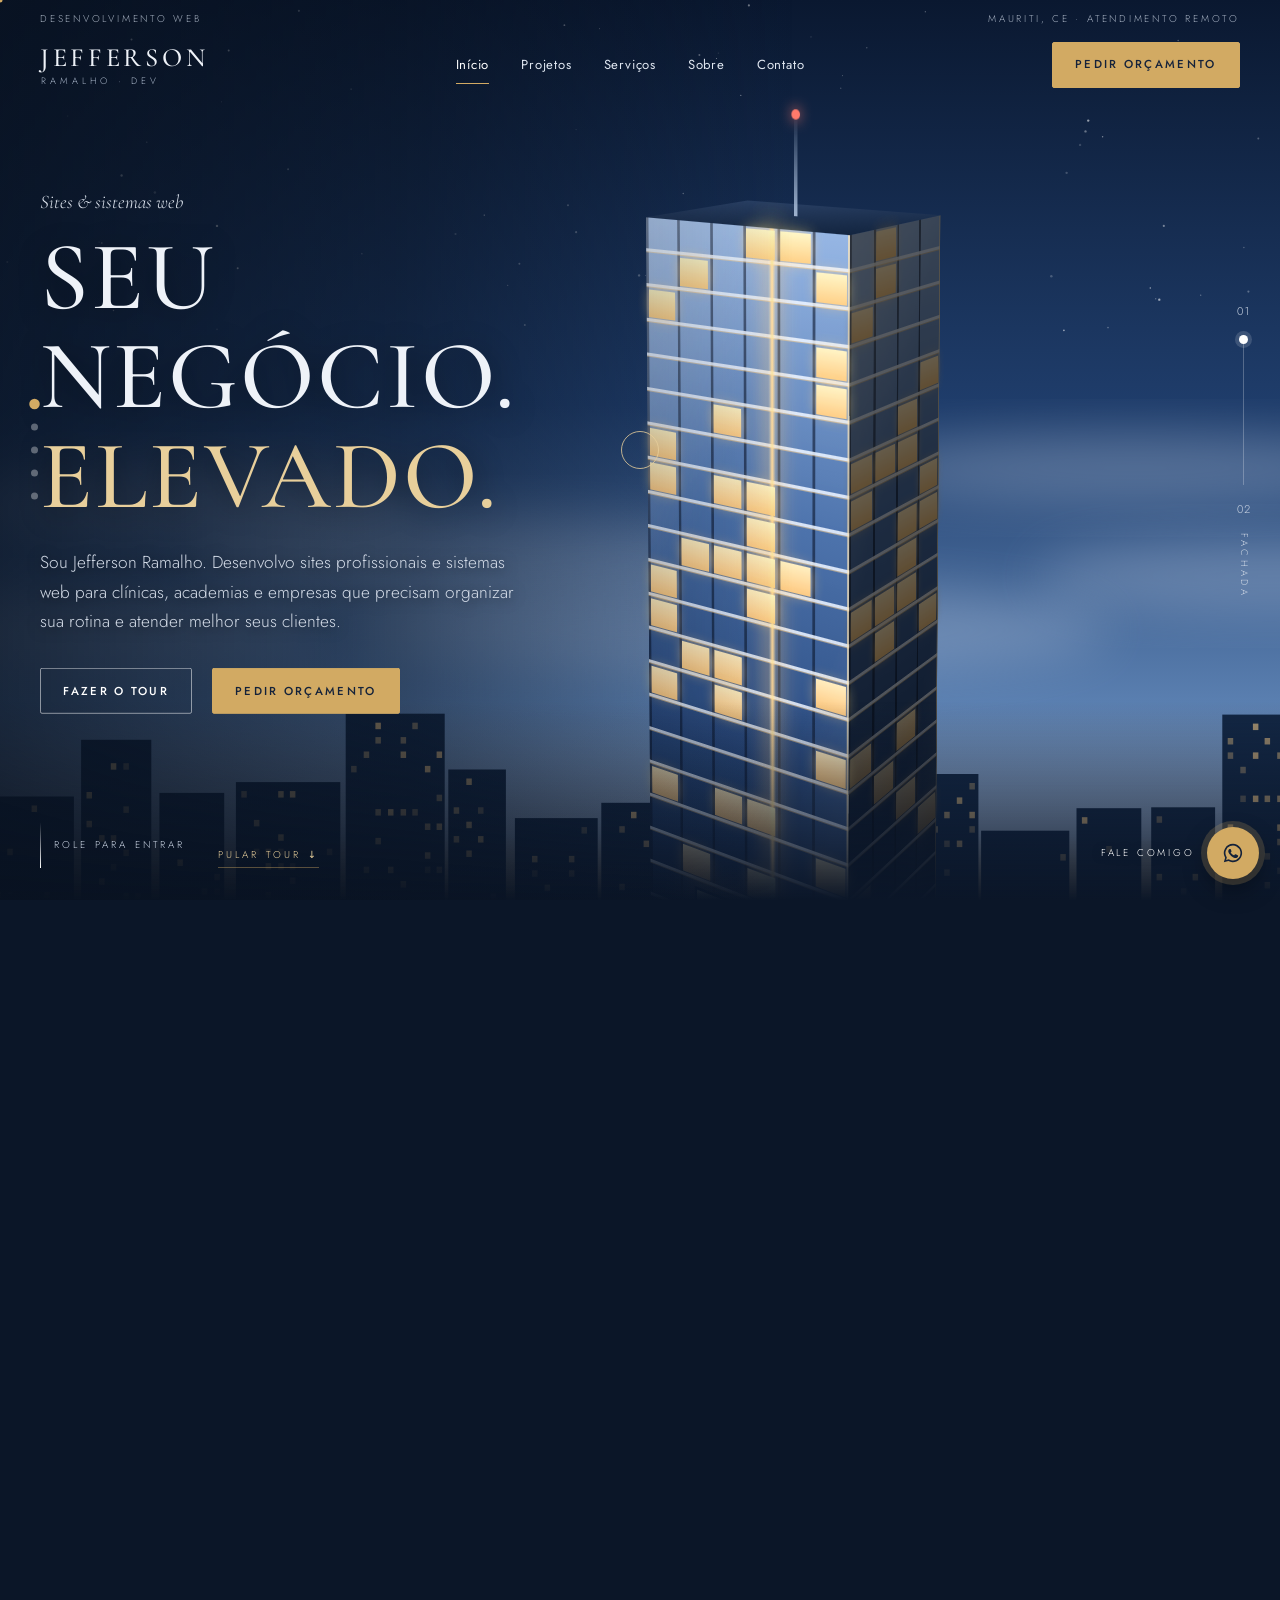
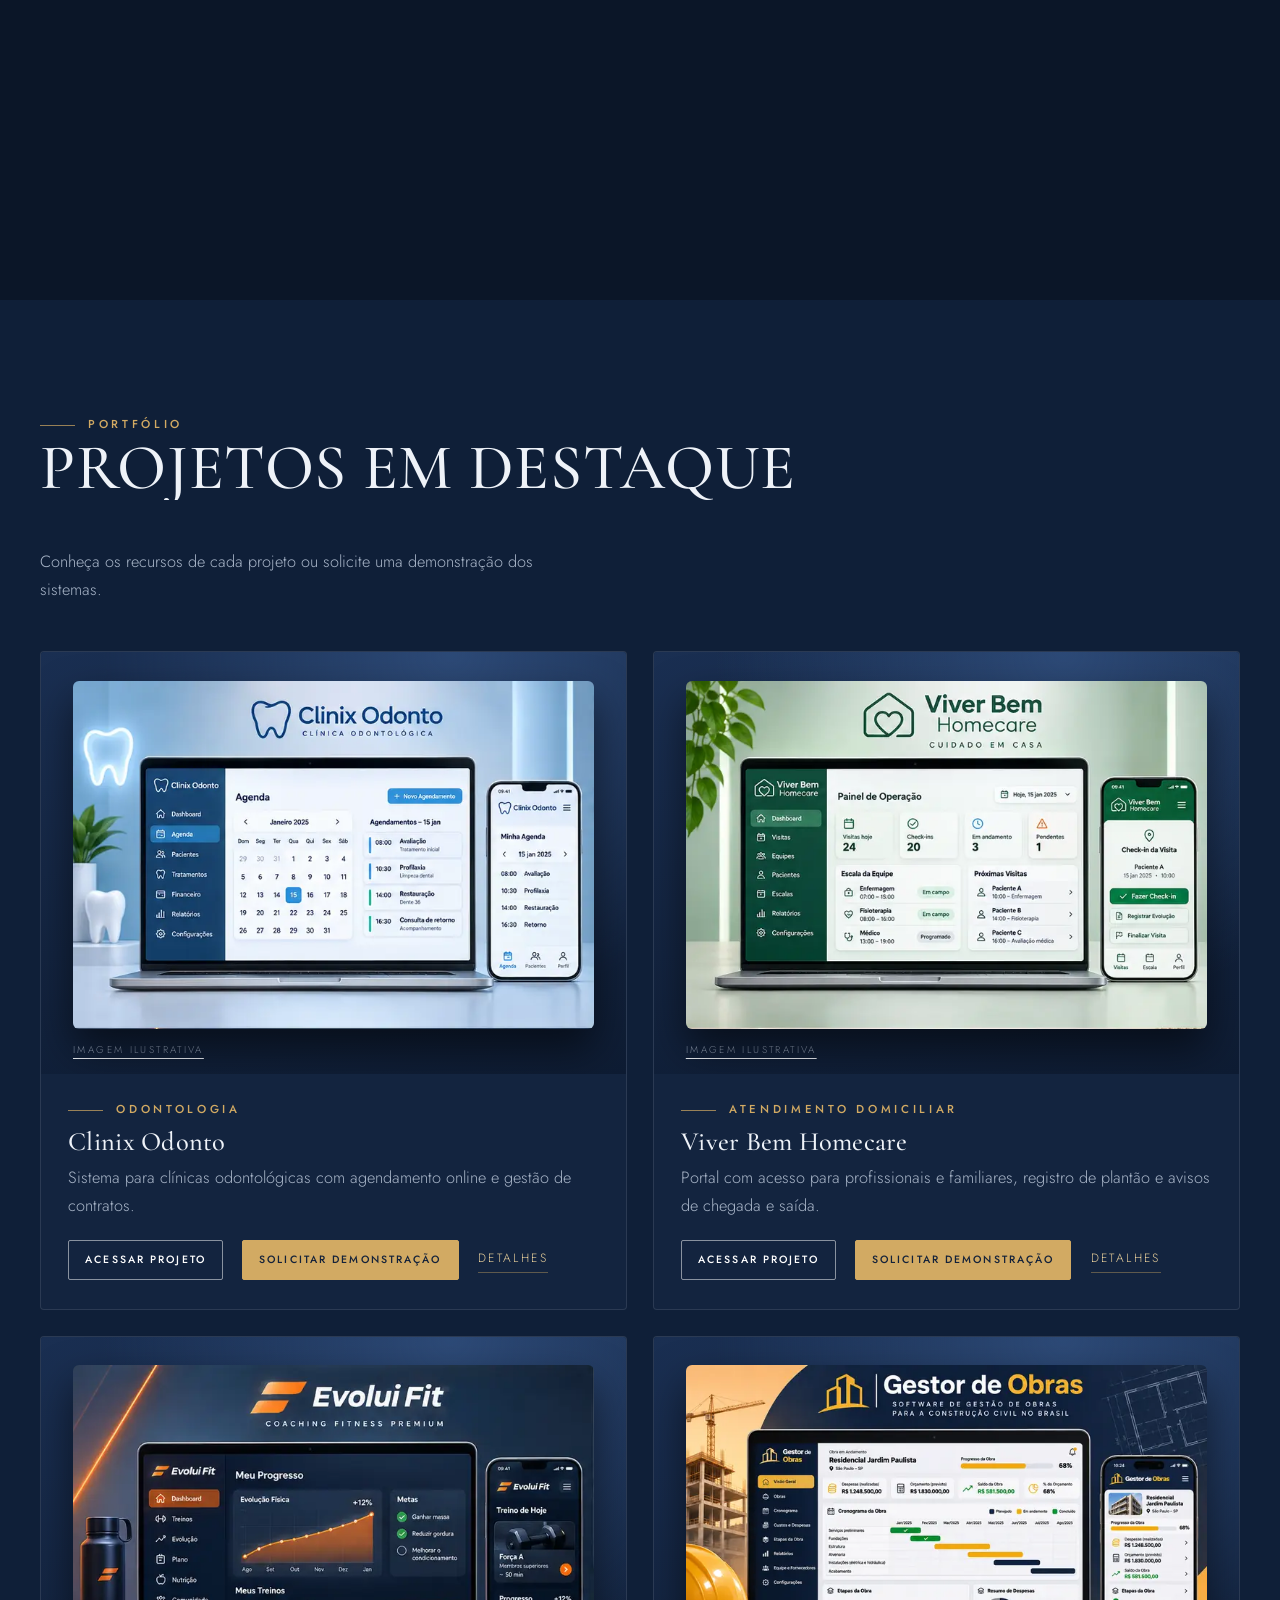
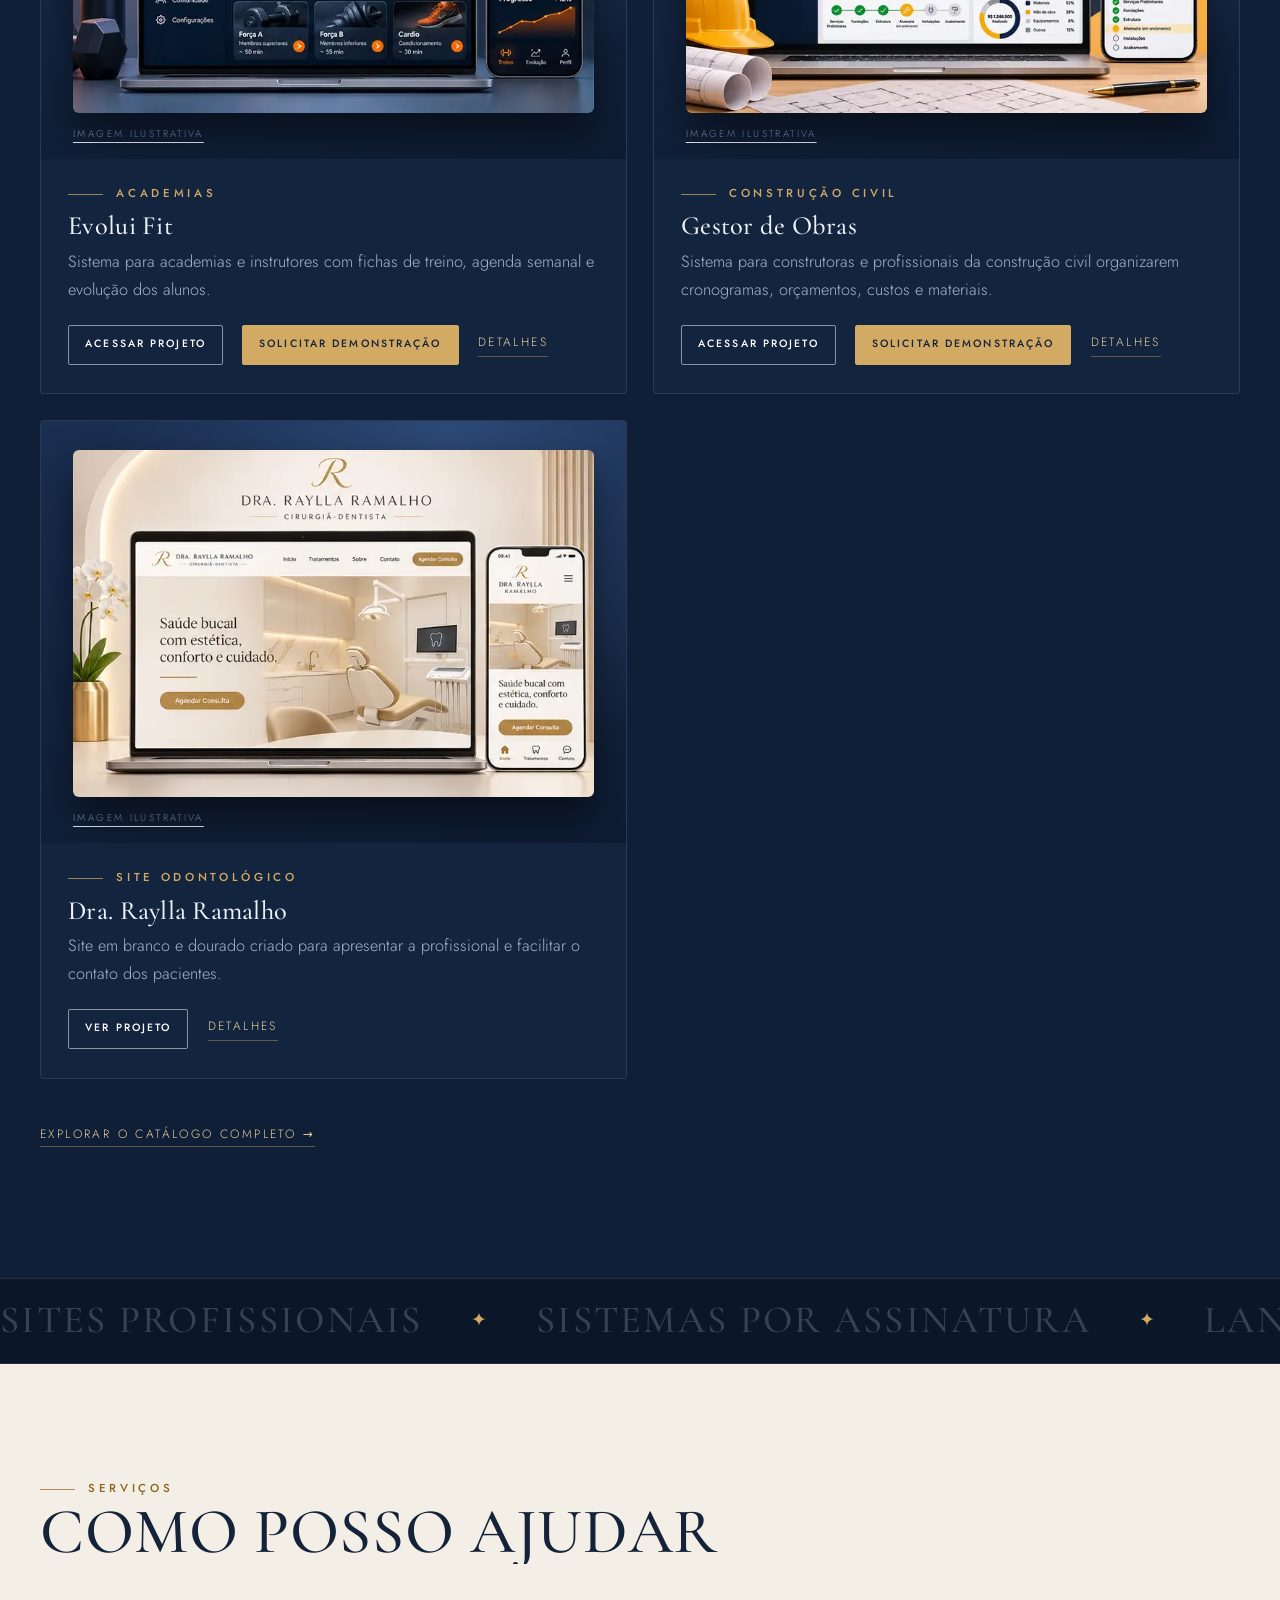
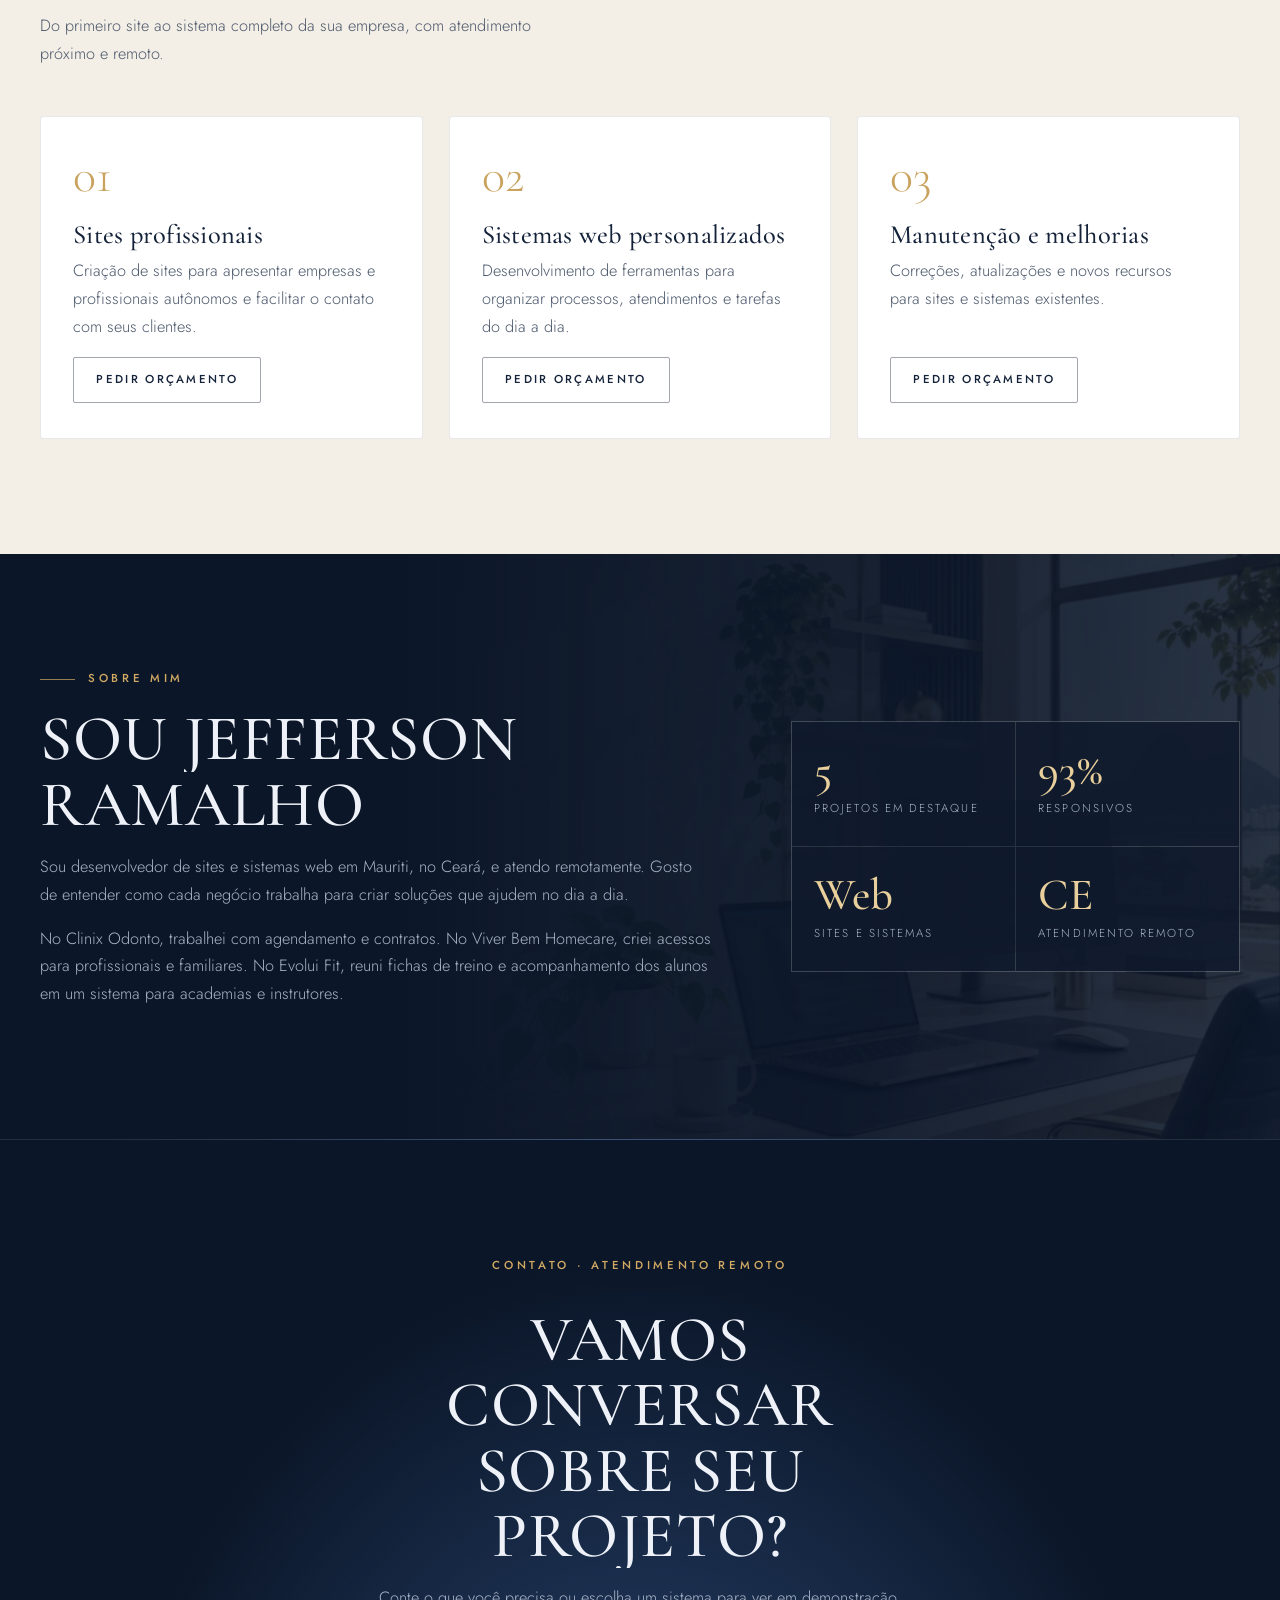
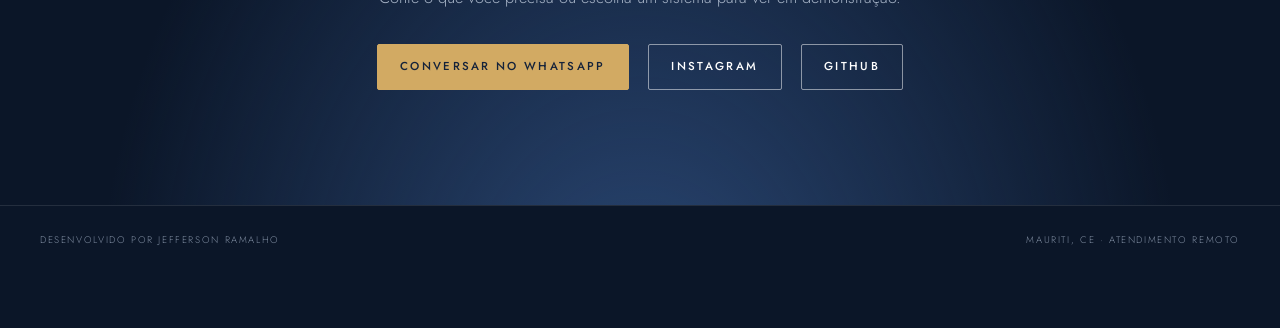
<file: index-antigo.html>
<!doctype html>
<html lang="pt-BR">
<head>
<meta charset="utf-8">
<meta name="viewport" content="width=device-width, initial-scale=1">
<title>Jefferson Ramalho | Desenvolvimento de sites e sistemas web</title>
<meta name="description" content="Jefferson Ramalho desenvolve sites profissionais e sistemas web para clínicas, academias e empresas. Atendimento remoto a partir de Mauriti–CE.">
<link rel="canonical" href="https://jefframalho.github.io/">
<meta name="theme-color" content="#0b1628">
<link rel="preconnect" href="https://fonts.googleapis.com">
<link rel="preconnect" href="https://fonts.gstatic.com" crossorigin>
<link href="https://fonts.googleapis.com/css2?family=Cormorant+Garamond:wght@400;500;600&family=Jost:wght@300;400;500;600&display=swap" rel="stylesheet">
<style>
:root{
  color-scheme:dark;
  --night:#0b1628;--deep:#0f1f38;--panel:#13243f;--line:#ffffff1a;
  --text:#eef2f8;--muted:#a8b5c8;--gold:#d2aa63;--gold-soft:#e8cf9b;--cream:#f4efe6;--ink:#14223a;
  --serif:'Cormorant Garamond',Georgia,'Times New Roman',serif;
  --sans:'Jost',system-ui,-apple-system,'Segoe UI',sans-serif;
  --edge:max(1.5rem,calc((100vw - 1200px) / 2));
}
*{box-sizing:border-box}
html{scroll-behavior:smooth}
body{margin:0;background:var(--night);color:var(--text);font:300 1.02rem/1.7 var(--sans);-webkit-font-smoothing:antialiased;overflow-x:hidden}
body.loading{overflow:hidden}
a{color:inherit;text-underline-offset:.3em}
a:hover{color:var(--gold-soft)}
a:focus-visible,button:focus-visible{outline:2px solid var(--gold);outline-offset:4px}
img{display:block;width:100%;height:auto}
.wrap{width:min(1200px,calc(100% - 3rem));margin-inline:auto}
.skip{position:absolute;top:-5rem;left:0}.skip:focus{top:0;background:var(--gold);color:var(--ink);padding:.6rem;z-index:60}
h1,h2,h3,p{margin-top:0}
h1,h2,h3{font-family:var(--serif);font-weight:500;line-height:1.02;letter-spacing:.01em}
h2{font-size:clamp(2.3rem,5vw,4rem);text-transform:uppercase;margin-bottom:1rem}
h3{font-size:1.65rem;margin-bottom:.5rem}
p{color:var(--muted)}
em.g{font-style:normal;color:var(--gold-soft)}
.label{font-family:var(--sans);color:var(--gold);font-size:.72rem;letter-spacing:.32em;font-weight:500;text-transform:uppercase;margin-bottom:1.1rem}
.label::before{content:'';display:inline-block;width:2.2rem;height:1px;background:currentColor;vertical-align:middle;margin-right:.8rem;opacity:.7}

/* ---------- Preloader ---------- */
.loader{position:fixed;inset:0;z-index:50;background:var(--night);display:grid;place-items:center;transition:transform 1.1s cubic-bezier(.76,0,.24,1)}
.loader.done{transform:translateY(-100%)}
.loader .in{text-align:center;width:min(320px,80vw)}
.loader strong{display:block;font:500 2.6rem/1 var(--serif);letter-spacing:.2em;text-transform:uppercase}
.loader small{display:block;font-size:.6rem;letter-spacing:.5em;text-transform:uppercase;color:var(--muted);margin:.5rem 0 2rem}
.loader .bar{height:1px;background:#ffffff26;position:relative;overflow:hidden}
.loader .bar i{position:absolute;inset:0;background:var(--gold);transform-origin:left;transform:scaleX(0)}
.loader .pct{display:flex;justify-content:space-between;font-size:.62rem;letter-spacing:.3em;text-transform:uppercase;color:var(--muted);margin-top:.8rem}

/* ---------- Header ---------- */
.site-header{position:fixed;inset:0 0 auto;z-index:20;transition:background .35s,backdrop-filter .35s,border-color .35s;border-bottom:1px solid transparent}
.site-header.solid,.detail-view .site-header{background:#0b1628e6;backdrop-filter:blur(12px);-webkit-backdrop-filter:blur(12px);border-color:var(--line)}
.topbar{display:flex;justify-content:space-between;font-size:.62rem;letter-spacing:.28em;text-transform:uppercase;color:#c9d3e2;padding-top:.7rem;opacity:.8}
.nav-row{display:flex;align-items:center;justify-content:space-between;gap:1.5rem;min-height:74px}
.brand{text-decoration:none;line-height:1;display:flex;flex-direction:column}
.brand strong{font-family:var(--serif);font-weight:500;font-size:1.65rem;letter-spacing:.14em;text-transform:uppercase}
.brand small{font-size:.58rem;letter-spacing:.42em;text-transform:uppercase;color:var(--muted);margin-top:.25rem;padding-left:.15em}
.menu{display:flex;gap:2rem}
.menu a{font-size:.82rem;font-weight:400;letter-spacing:.06em;text-decoration:none;padding-block:.4rem;position:relative;color:#dfe6f0}
.menu a::after{content:'';position:absolute;left:0;right:0;bottom:-.1rem;height:1px;background:var(--gold);transform:scaleX(0);transform-origin:left;transition:transform .3s}
.menu a:hover::after,.menu a.active::after{transform:scaleX(1)}
.menu a.active{color:#fff}
.nav-actions{display:flex;align-items:center;gap:1rem}
.burger{display:none;background:none;border:0;color:#fff;width:44px;height:44px;cursor:pointer;padding:10px}
.burger span{display:block;height:1.5px;background:currentColor;margin:5px 0;transition:transform .3s,opacity .3s}
.progress{position:fixed;left:0;top:0;height:2px;width:100%;background:var(--gold);transform-origin:left;transform:scaleX(0);z-index:21}

/* ---------- Buttons ---------- */
.button{display:inline-flex;align-items:center;justify-content:center;gap:.6rem;min-height:46px;padding:.6rem 1.4rem;font:500 .72rem/1 var(--sans);letter-spacing:.2em;text-transform:uppercase;text-decoration:none;border:1px solid #ffffff80;color:#fff;border-radius:2px;transition:background .25s,color .25s,border-color .25s;position:relative;overflow:hidden;cursor:pointer;background:none}
.button::before{content:'';position:absolute;inset:0;background:#fff;transform:translateY(101%);transition:transform .45s cubic-bezier(.2,.7,.2,1);z-index:-1}
.button{isolation:isolate}
.button:hover{color:var(--ink);border-color:#fff}
.button:hover::before{transform:none}
.button.gold{background:var(--gold);border-color:var(--gold);color:var(--ink)}
.button.gold::before{background:var(--gold-soft)}
.button.gold:hover{border-color:var(--gold-soft)}
.actions{display:flex;gap:.8rem 1.2rem;flex-wrap:wrap;align-items:center}
.text-link{font-size:.75rem;letter-spacing:.2em;text-transform:uppercase;color:var(--gold-soft);text-decoration:none;border-bottom:1px solid #d2aa6366;padding-bottom:.2rem}

/* =========================================================
   HERO — viagem de câmera controlada pela rolagem
   ========================================================= */
.hero{position:relative;height:1100vh;padding:0}
.hero-sticky{position:sticky;top:0;height:100svh;overflow:hidden;isolation:isolate;background:#0a1830}
.layer{position:absolute;inset:0;will-change:opacity,transform}

/* exterior */
.skyline{position:absolute;inset:0;transform-origin:62% 100%;will-change:transform}
.skyline svg{width:100%;height:100%;display:block}
.stage3d{position:absolute;inset:0;perspective:1500px;perspective-origin:62% 15%;pointer-events:none}
.tower{position:absolute;left:62%;bottom:-2%;width:var(--W);height:var(--H);transform-style:preserve-3d;transform-origin:50% 100%;will-change:transform}
.face{position:absolute;top:0;height:100%;backface-visibility:hidden;filter:brightness(var(--b,1));
  background:
   repeating-linear-gradient(180deg,transparent 0 30px,#d6dde8d9 30px 33px,#f2c27a80 33px 34px),
   repeating-linear-gradient(90deg,#0a142899 0 3px,transparent 3px var(--cw)),
   linear-gradient(180deg,#86a3cc 0%,#45679a 38%,#264372 70%,#172b4c 100%)}
.face::before{content:'';position:absolute;inset:0;background:linear-gradient(115deg,#ffffff38 0%,transparent 35%,transparent 70%,#ffffff14 85%,transparent);mix-blend-mode:screen}
.face::after{content:'';position:absolute;top:0;bottom:0;right:0;width:2px;background:#e9d2a6b3}
.f-front{left:0;width:var(--W);transform:translateZ(calc(var(--D) / 2))}
.f-back{left:0;width:var(--W);transform:rotateY(180deg) translateZ(calc(var(--D) / 2))}
.f-right{left:calc((var(--W) - var(--D)) / 2);width:var(--D);transform:rotateY(90deg) translateZ(calc(var(--W) / 2))}
.f-left{left:calc((var(--W) - var(--D)) / 2);width:var(--D);transform:rotateY(-90deg) translateZ(calc(var(--W) / 2))}
.f-top{left:0;top:calc(var(--D) / -2);width:var(--W);height:var(--D);background:linear-gradient(135deg,#2a4166,#132540);transform:rotateX(90deg);backface-visibility:visible}
.f-top::before,.f-top::after{display:none}
.win{position:absolute;height:27px;background:linear-gradient(180deg,#ffe3b0,#f4bf73);box-shadow:0 0 14px #ffc97799;opacity:0;animation:on .7s var(--d) forwards,glow 6s calc(var(--d) + .7s) ease-in-out infinite alternate}
@keyframes on{to{opacity:.9}}
@keyframes glow{0%{opacity:.35}100%{opacity:.95}}
.strip{position:absolute;top:0;bottom:0;left:62%;width:8px;background:linear-gradient(90deg,#ffdca033,#ffd38a,#ffdca033);box-shadow:0 0 22px 6px #ffc97766;opacity:0;animation:on 1.2s 2.2s forwards}
.entry{position:absolute;left:24%;width:52%;bottom:0;height:62px;background:linear-gradient(180deg,#ffe2b0,#e0a35a);box-shadow:0 0 30px 8px #ffc97766;border:3px solid #1b2a44;border-bottom:0}
.entry::after{content:'';position:absolute;left:50%;top:0;bottom:0;width:3px;background:#1b2a44}
.crown{position:absolute;left:50%;bottom:100%;width:4px;height:var(--ant);background:linear-gradient(#9fb3cf00,#9fb3cf)}
.crown i{position:absolute;top:-4px;left:-3px;width:10px;height:10px;border-radius:50%;background:#ff7a6b;box-shadow:0 0 14px #ff7a6b;animation:blink 2s steps(1) infinite}
@keyframes blink{50%{opacity:.2}}
.ground{position:absolute;left:62%;bottom:-6%;width:calc(var(--W) * 3.2);height:140px;transform:translateX(-50%);background:radial-gradient(ellipse,#ffc97740,transparent 65%);filter:blur(6px)}
.L-ext::after{content:'';position:absolute;inset:0;background:linear-gradient(90deg,#08111fcc 0%,#08111f80 32%,transparent 62%),linear-gradient(0deg,#0b1628 0%,transparent 22%);pointer-events:none;opacity:var(--shade,1)}

/* entrance */
.L-ent{opacity:0;overflow:hidden;background:#151a22}
.ent-scene{position:absolute;inset:0;transform-origin:50% 58%;will-change:transform}
.facade{position:absolute;inset:0;background:
  linear-gradient(180deg,#0e1218 0 20%,transparent 20%),
  repeating-linear-gradient(90deg,#262c37 0 11vw,#1a1f28 11vw calc(11vw + 3px)),#20252f}
.canopy{position:absolute;left:0;right:0;top:20%;height:2.2%;background:linear-gradient(#0c0f14,#2b2f37);border-bottom:2px solid #c9a25e99;box-shadow:0 10px 40px #000a}
.downlight{position:absolute;top:22.2%;width:16vw;height:30vh;transform:translateX(-50%);background:radial-gradient(ellipse at 50% 0%,#ffd89a55,transparent 70%)}
.paving{position:absolute;left:0;right:0;bottom:0;height:14%;background:
  linear-gradient(180deg,#00000066,transparent 40%),
  radial-gradient(ellipse at 50% 0%,#ffcf8a55,transparent 55%),
  repeating-linear-gradient(90deg,#2a2e35 0 9vw,#22262c 9vw calc(9vw + 2px)),#2a2e35}
.doorway{position:absolute;left:31%;top:28%;width:38%;height:58%;overflow:hidden;background:#000;box-shadow:0 0 0 10px #12161d,0 0 0 12px #c9a25e88,0 0 80px 20px #ffc97733}
.lobby{position:absolute;inset:-12%;transform-origin:50% 60%;background:
  radial-gradient(ellipse at 50% 35%,#fff1d6 0%,#f0c98e 35%,#b07c45 70%,#5b3c22 100%)}
.lobby .lfloor{position:absolute;left:0;right:0;bottom:0;height:34%;background:linear-gradient(180deg,#d8c3a3,#f3e6d1 40%,#bfa580);}
.lobby .lfloor::after{content:'';position:absolute;inset:0;background:radial-gradient(ellipse at 50% 0%,#ffffffaa,transparent 60%)}
.chand{position:absolute;left:50%;top:8%;width:34%;aspect-ratio:3/1;transform:translateX(-50%);border-radius:50%;border:2px solid #fff3d6;box-shadow:0 0 30px 6px #ffe2aa,inset 0 0 30px #ffe2aa}
.chand::before,.chand::after{content:'';position:absolute;inset:18% 15%;border-radius:50%;border:2px solid #fff3d6;box-shadow:0 0 18px #ffe2aa}
.chand::after{inset:38% 32%}
.desk{position:absolute;left:30%;right:30%;bottom:30%;height:12%;background:linear-gradient(#5a3a22,#2f1e12);border-radius:6px 6px 0 0;border-top:3px solid #ffd79a}
.plant{position:absolute;bottom:32%;width:12%;aspect-ratio:1;border-radius:50%;background:radial-gradient(circle at 40% 35%,#5f8f4e,#28451f 70%);box-shadow:30px -20px 0 -6px #3f6b33,-24px -10px 0 -8px #4c7a3c}
.plant::after{content:'';position:absolute;left:30%;right:30%;top:85%;height:60%;background:#e9e1d3;border-radius:0 0 30% 30%}
.door{position:absolute;top:0;bottom:0;width:50%;border:4px solid #1b1f26;background:linear-gradient(110deg,#ffffff30,#ffffff08 35%,transparent 50%,#ffffff14 65%,transparent 80%);backdrop-filter:blur(1px);will-change:transform}
.door.l{left:0}.door.r{right:0}
.door::after{content:'';position:absolute;top:35%;height:30%;width:5px;border-radius:3px;background:linear-gradient(#e9d2a6,#a07a3e)}
.door.l::after{right:10px}.door.r::after{left:10px}
.planter{position:absolute;bottom:13%;width:8%;height:20%;background:linear-gradient(#2f343c,#1a1d22)}
.planter::before{content:'';position:absolute;left:-30%;right:-30%;bottom:90%;height:120%;border-radius:50% 50% 40% 40%;background:radial-gradient(circle at 50% 70%,#3a5a2f,#1c2d17 70%)}
.planter::after{content:'';position:absolute;left:0;right:0;bottom:100%;height:200%;background:radial-gradient(ellipse at 50% 100%,#ffcf8a33,transparent 60%)}
.tag{position:absolute;font:500 .6rem/1 var(--sans);letter-spacing:.24em;text-transform:uppercase;color:#fff;background:#0b1628cc;border:1px solid #ffffff40;padding:.55rem .8rem;white-space:nowrap}
.tag::after{content:'';position:absolute;top:50%;width:3vw;height:1px;background:#ffffff80}
.tag.left::after{left:100%}.tag.right::after{right:100%}

/* floors (elevator) */
.L-floors{opacity:0;overflow:hidden;background:#0d121a}
.stack{position:absolute;left:0;right:0;top:0;will-change:transform}
.room{position:absolute;left:0;right:0;height:100svh;--bx1:22%;--bx2:78%;--by1:19%;--by2:68%;overflow:hidden}
.rf{position:absolute;inset:0}
.r-floor{clip-path:polygon(0 100%,100% 100%,var(--bx2) var(--by2),var(--bx1) var(--by2));background:
  radial-gradient(ellipse at 50% 0%,color-mix(in srgb,var(--tone) 60%,#fff 0%) 0%,transparent 55%),
  repeating-linear-gradient(90deg,transparent 0 7vw,#00000026 7vw calc(7vw + 2px)),
  linear-gradient(180deg,#8a6a4c,#4a3221)}
.r-ceil{clip-path:polygon(0 0,100% 0,var(--bx2) var(--by1),var(--bx1) var(--by1));background:
  linear-gradient(0deg,#ffe7bf55 0,transparent 8%),
  radial-gradient(circle at 30% 60%,#fff3d688 0,transparent 4%),radial-gradient(circle at 70% 60%,#fff3d688 0,transparent 4%),radial-gradient(circle at 50% 75%,#fff3d688 0,transparent 3%),
  linear-gradient(180deg,#121417,#2b2a28)}
.r-wl{clip-path:polygon(0 0,var(--bx1) var(--by1),var(--bx1) var(--by2),0 100%);background:
  repeating-linear-gradient(90deg,#0b1220 0 5px,transparent 5px 7vw),
  radial-gradient(circle,#ffd79acc 0 1px,transparent 1.6px) 0 62%/26px 14px repeat-x,
  radial-gradient(circle,#ffd79a99 0 1px,transparent 1.6px) 9px 68%/31px 12px repeat-x,
  linear-gradient(180deg,#0d1c36 0%,#1f3a66 45%,#5a7fb0 62%,#d9b98a 70%,#121c2c 71%,#0b1220 100%)}
.r-wr{clip-path:polygon(100% 0,var(--bx2) var(--by1),var(--bx2) var(--by2),100% 100%);background:
  linear-gradient(90deg,#00000088,transparent 70%),
  repeating-linear-gradient(90deg,#6a4a30 0 3.2vw,#523822 3.2vw calc(3.2vw + 3px))}
.r-back{position:absolute;left:var(--bx1);top:var(--by1);width:calc(var(--bx2) - var(--bx1));height:calc(var(--by2) - var(--by1));
  background:radial-gradient(ellipse at 50% -10%,#fff8ea 0%,#e8dccb 45%,#bfae98 100%);display:grid;place-items:center;perspective:700px}
.tv{width:64%;aspect-ratio:3/2;background:#0b1628;border:6px solid #15171b;box-shadow:0 0 0 1px #c9a25e66,0 18px 40px #0007,0 0 60px color-mix(in srgb,var(--tone) 70%,transparent);transition:transform .3s ease-out;transform:translateY(-6%)}
.tv img{width:100%;height:100%;object-fit:cover}
.sofa{position:absolute;left:24%;right:24%;bottom:-2%;height:16%;border-radius:10px 10px 4px 4px;background:linear-gradient(#efe6d6,#c9bba5);box-shadow:0 10px 20px #0005}
.glass{position:absolute;inset:0;pointer-events:none;background:
  linear-gradient(105deg,#ffffff12 0 14%,transparent 14% 52%,#ffffff0d 52% 58%,transparent 58%),
  linear-gradient(90deg,#1a1f27 0 .8vw,transparent .8vw calc(100% - .8vw),#1a1f27 calc(100% - .8vw));}
.room-copy{position:absolute;left:var(--edge);bottom:9vh;max-width:25rem;padding:1.6rem 1.7rem;background:#0b1628c7;backdrop-filter:blur(10px);-webkit-backdrop-filter:blur(10px);border-left:2px solid var(--gold);opacity:0;transition:opacity .15s}
.room-copy h2{font-size:clamp(2rem,3.4vw,3rem);margin-bottom:.6rem}
.room-copy p:not(.label){font-size:.95rem;margin-bottom:1.2rem}
.room-copy .actions .button{min-height:40px;padding-inline:1rem;font-size:.64rem}
.slab{position:absolute;left:0;right:0;height:22vh;background:
  linear-gradient(180deg,#0b0e13,#2b313b 18%,#1a1f27 40%,#1a1f27 60%,#2b313b 82%,#0b0e13),#1a1f27;display:grid;place-items:center}
.slab::before{content:'';position:absolute;left:0;right:0;top:50%;height:2px;background:linear-gradient(90deg,transparent,#e9c27a,transparent);box-shadow:0 0 18px #e9c27a}
.slab span{position:relative;font:500 .62rem/1 var(--sans);letter-spacing:.5em;color:#c9d3e2;background:#1a1f27;padding:.4rem 1rem}

/* rooftop */
.L-roof{opacity:0;overflow:hidden}
.roof-scene{position:absolute;inset:0;transform-origin:50% 70%;background:linear-gradient(180deg,#14284a 0%,#33558a 30%,#7d97bf 44%,#e7b981 52%,#0f1a2c 52.2%)}
.roof-city{position:absolute;left:0;right:0;top:40%;height:12.5%}
.roof-city svg{width:100%;height:100%;display:block}
.pergola{position:absolute;left:0;right:0;top:0;height:11%;background:linear-gradient(#0d1016,#22262d);border-bottom:2px solid #c9a25e88}
.pergola::after{content:'';position:absolute;left:0;right:0;top:100%;height:30vh;background:repeating-linear-gradient(90deg,transparent 0 12vw,#ffd89a1f 12vw 13vw),radial-gradient(ellipse at 50% 0%,#ffd89a44,transparent 60%)}
.col{position:absolute;top:0;bottom:0;width:4.5vw;background:linear-gradient(90deg,#1a1d22,#3a3f48,#1a1d22)}
.col.l{left:4vw}.col.r{right:4vw}
.rail{position:absolute;left:0;right:0;top:52%;height:9%;background:linear-gradient(180deg,#ffffff1a,#ffffff08);border-top:2px solid #e8eef6aa}
.deck{position:absolute;left:0;right:0;top:61%;bottom:0;background:linear-gradient(180deg,#8f8273,#c9b9a3 60%,#b3a28a);}
.pool-wrap{position:absolute;left:14%;right:14%;top:64%;bottom:-2%;perspective:500px}
.pool{position:absolute;inset:0;transform-origin:50% 100%;transform:rotateX(38deg);border:6px solid #eae3d6;
  background:
   repeating-radial-gradient(circle at 30% 40%,#ffffff40 0 2px,transparent 3px 26px),
   repeating-radial-gradient(circle at 70% 60%,#ffffff2e 0 2px,transparent 3px 34px),
   linear-gradient(180deg,#5fd0f0,#139dd0 60%,#0a6fa8);
  background-size:180px 120px,240px 160px,100% 100%;animation:water 6s linear infinite;box-shadow:inset 0 0 40px #0a4f7a99,0 0 60px #5fd0f066}
@keyframes water{to{background-position:180px 60px,-240px 80px,0 0}}
.lounger{position:absolute;top:70%;width:9%;height:4%;background:linear-gradient(#ffffff,#d9d3c8);border-radius:4px;transform:skewX(-20deg);box-shadow:0 6px 10px #0004}
.lounger::before{content:'';position:absolute;left:-18%;top:-120%;width:40%;height:140%;background:#f2eee6;border-radius:4px;transform:skewX(30deg)}
.umb{position:absolute;top:44%;width:11%;aspect-ratio:5/1;background:#efe4d0;clip-path:polygon(0 100%,50% 0,100% 100%);filter:drop-shadow(0 4px 6px #0005)}
.umb::after{content:'';position:absolute;left:49%;top:90%;width:3px;height:200%;background:#cfc3ad}

/* copy blocks */
.copy-zone{position:absolute;left:var(--edge);top:50%;width:min(36rem,calc(100vw - 3rem));pointer-events:none}
.hero-copy{position:absolute;left:0;top:0;width:100%;transform:translateY(calc(-50% + var(--y,0px)));opacity:0}
.hero-copy.on{pointer-events:auto}
.hero-copy .eyebrow{font-family:var(--serif);font-size:1.2rem;font-style:italic;color:#dfe6f0;margin-bottom:.6rem}
.hero h1,.hero-copy h2{font-size:clamp(3.1rem,7.6vw,6.4rem);text-transform:uppercase;margin-bottom:1.4rem;letter-spacing:.02em;text-shadow:0 4px 30px #0007}
.hero-copy p.lead{color:#d3dbe7;font-size:1.08rem;max-width:30rem;margin-bottom:2rem;text-shadow:0 2px 14px #000a}
#c-ent{text-align:center;left:0;top:0;width:100%}
.copy-zone.center{left:50%;transform:translateX(-50%);width:min(40rem,92vw)}
.copy-zone.center .hero-copy{top:0;bottom:auto}
.reveal{opacity:0;transform:translateY(22px)}
body.ready .reveal{animation:rise 1.1s cubic-bezier(.2,.7,.2,1) forwards}
.d1{animation-delay:.25s!important}.d2{animation-delay:.45s!important}.d3{animation-delay:.65s!important}.d4{animation-delay:.85s!important}
@keyframes rise{to{opacity:1;transform:none}}

/* HUD */
.hud{position:absolute;right:clamp(1.2rem,5vw,6rem);bottom:7.5rem;text-align:right;opacity:0;pointer-events:none}
.hud small{display:block;font-size:.6rem;letter-spacing:.4em;text-transform:uppercase;color:#c9d3e2}
.hud b{display:block;font:500 clamp(3rem,6vw,5rem)/1 var(--serif);font-variant-numeric:tabular-nums;color:#fff;text-shadow:0 4px 20px #0008}
.hud span{font-size:.62rem;letter-spacing:.3em;text-transform:uppercase;color:var(--gold-soft)}
.hero-foot{position:absolute;left:var(--edge);bottom:2rem;display:flex;align-items:end;gap:2rem}
.scroll-cue{font-size:.62rem;letter-spacing:.32em;text-transform:uppercase;color:#c9d3e2;text-decoration:none;display:flex;align-items:center;gap:.8rem}
.scroll-cue i{width:1px;height:46px;background:linear-gradient(#fff0,#fff);position:relative;overflow:hidden}
.scroll-cue i::after{content:'';position:absolute;left:0;top:-40%;width:1px;height:40%;background:var(--gold);animation:drip 2.2s ease-in-out infinite}
@keyframes drip{to{top:100%}}
.skip-tour{font-size:.62rem;letter-spacing:.32em;text-transform:uppercase;color:var(--gold-soft);text-decoration:none;border-bottom:1px solid #d2aa6366;padding-bottom:.2rem}
.chapters{position:absolute;left:clamp(1rem,2.4vw,2.2rem);top:50%;transform:translateY(-50%);display:flex;flex-direction:column;gap:1rem}
.chapters a{width:7px;height:7px;border-radius:50%;background:#ffffff55;display:block;transition:background .3s,transform .3s}
.chapters a.on{background:var(--gold);transform:scale(1.5)}
.chapters a:hover{background:#fff}

/* Right section indicator */
.pager{position:fixed;right:clamp(1rem,2.2vw,2rem);top:50%;transform:translateY(-50%);z-index:9;display:flex;flex-direction:column;align-items:center;gap:.9rem}
.pager[hidden]{display:none}
.pager .num{font-size:.7rem;letter-spacing:.1em;color:#c9d3e2;text-decoration:none;font-variant-numeric:tabular-nums}
.pager .rail2{width:1px;height:150px;background:#ffffff40;position:relative}
.pager .rail2 b{position:absolute;left:-4px;width:9px;height:9px;border-radius:50%;background:#fff;box-shadow:0 0 0 4px #ffffff26;top:0}
.pager .name{writing-mode:vertical-rl;font-size:.6rem;letter-spacing:.34em;text-transform:uppercase;color:#c9d3e2}
.pager .num,.pager .name,.pager .rail2,.pager .rail2 b{transition:color .4s,background .4s}
.pager.on-light .num,.pager.on-light .name{color:#14223a}.pager.on-light .rail2{background:#14223a40}.pager.on-light .rail2 b{background:#14223a;box-shadow:0 0 0 4px #14223a1f}

/* ---------- Sections ---------- */
section{padding-block:clamp(5rem,9vw,8.5rem);position:relative}
.section-head{display:flex;justify-content:space-between;align-items:end;gap:2rem;flex-wrap:wrap;margin-bottom:3rem}
.section-head p{max-width:34rem;margin:0}
.dark{background:var(--deep)}
.cream{background:var(--cream);color:var(--ink)}
.cream p{color:#4b586b}.cream .label{color:#8a6420}
.cream h2,.cream h3{color:var(--ink)}
.cream .button{color:var(--ink);border-color:#14223a66}
.cream .button::before{background:var(--ink)}
.cream .button:hover{color:#fff}
.split .w{display:inline-block;overflow:hidden;vertical-align:top}
.split .w>span{display:inline-block;transform:translateY(105%);transition:transform .9s cubic-bezier(.2,.7,.2,1)}
.split.in .w>span{transform:none}

.grid{display:grid;grid-template-columns:repeat(2,minmax(0,1fr));gap:1.6rem}
.grid.three{grid-template-columns:repeat(3,minmax(0,1fr))}
.card{background:var(--panel);border:1px solid var(--line);overflow:hidden;border-radius:4px;position:relative}
.spot::after{content:'';position:absolute;inset:0;pointer-events:none;background:radial-gradient(420px circle at var(--mx,50%) var(--my,-30%),#d2aa6324,transparent 60%);opacity:0;transition:opacity .3s}
.spot:hover::after{opacity:1}
.body{padding:1.6rem 1.7rem 1.8rem}
.project-card{transition:transform .45s cubic-bezier(.2,.7,.2,1),border-color .3s,box-shadow .45s}
.project-card:hover,.project-card:focus-within{transform:translateY(-6px);border-color:#d2aa6380;box-shadow:0 30px 60px #0007}
.project-card .label{margin-bottom:.6rem}
.project-card h3 a{text-decoration:none}
.project-card .actions{margin-top:1.3rem}
.project-card .actions .button{min-height:40px;padding-inline:1rem;font-size:.66rem}
.project-preview{display:block}
figure{margin:0}
.art{position:relative;padding:1.8rem 2rem 1rem;overflow:hidden;background:radial-gradient(ellipse at 70% 0%,#2d4a77 0%,transparent 60%),linear-gradient(170deg,#1a2f52,#0e1c33);perspective:800px}
.art img.project-image{border-radius:6px;box-shadow:0 20px 40px #0008;transition:transform .7s cubic-bezier(.2,.7,.2,1)}
.project-card:hover .art img.project-image{transform:scale(1.03)}
.monitor{background:#fff;border:5px solid #0b1628;border-radius:.75rem;max-width:550px;margin:auto;overflow:hidden;color:var(--ink)}
.screen{padding:1rem 1.1rem;min-height:130px}.screen strong{display:block;margin-bottom:.5rem}.screen span{display:block;background:#eff2f6;border-radius:.3rem;padding:.3rem .45rem;margin-bottom:.3rem;font-size:.78rem;width:85%}
.phone{position:absolute;right:6%;bottom:.75rem;width:18%;height:57%;max-width:87px;border:4px solid #0b1628;border-radius:.65rem;background:#fff;padding:8px 5px}
.phone i{display:block;background:#dfe6f0;height:15%;border-radius:4px;margin-bottom:5px}
figcaption{font-size:.62rem;letter-spacing:.24em;text-transform:uppercase;color:#8d9bb0;margin-top:.8rem}
.devices{position:relative;transform-style:preserve-3d;transition:transform .35s ease-out}

/* marquee */
.marquee{overflow:hidden;border-block:1px solid var(--line);background:var(--night);padding-block:1.4rem;white-space:nowrap}
.marquee .track{display:inline-flex;gap:3rem;animation:marq 32s linear infinite;padding-right:3rem}
.marquee:hover .track{animation-play-state:paused}
.marquee span{font:500 clamp(1.6rem,3vw,2.6rem)/1 var(--serif);text-transform:uppercase;letter-spacing:.06em;color:#ffffff30;transition:color .3s}
.marquee span:hover{color:var(--gold-soft)}
.marquee span:nth-child(even){color:var(--gold);font-size:1.2rem;align-self:center}
@keyframes marq{to{transform:translateX(-50%)}}

/* services */
.service{background:#fff;border:1px solid #14223a1a;border-radius:4px;padding:2.2rem 2rem;display:flex;flex-direction:column;align-items:flex-start;position:relative;transition:transform .4s,box-shadow .4s;overflow:hidden}
.service:hover{transform:translateY(-4px);box-shadow:0 24px 50px #14223a1f}
.service.spot::after{background:radial-gradient(380px circle at var(--mx,50%) var(--my,-30%),#d2aa6333,transparent 60%)}
.service .n{font-family:var(--serif);font-size:3rem;line-height:1;color:#c9a25e;margin-bottom:1.4rem}
.service .button{margin-top:auto}

/* about */
.about-sec{overflow:hidden}
.about-bg{position:absolute;inset:-10% 0;background-size:cover;background-position:center right;opacity:.22;filter:saturate(.6);will-change:transform}
.about-sec::after{content:'';position:absolute;inset:0;background:linear-gradient(90deg,var(--night) 30%,#0b1628b3 70%,#0b162866)}
.about{position:relative;z-index:1;display:grid;grid-template-columns:1.2fr .8fr;gap:clamp(2rem,6vw,6rem);align-items:center}
.stats{display:grid;grid-template-columns:repeat(2,1fr);gap:1px;background:var(--line);border:1px solid var(--line)}
.stats div{background:#0b1628d9;padding:1.6rem 1.4rem;transition:background .3s}
.stats div:hover{background:#13243f}
.stats strong{display:block;font-family:var(--serif);font-weight:500;font-size:2.8rem;line-height:1;color:var(--gold-soft)}
.stats span{font-size:.72rem;letter-spacing:.18em;text-transform:uppercase;color:var(--muted)}
.profile img{max-height:28rem;object-fit:cover;border-radius:4px}

/* contact */
.contact{text-align:center;background:radial-gradient(ellipse at 50% 120%,#2a4774 0%,transparent 60%),var(--night);border-top:1px solid var(--line)}
.contact h2{max-width:16ch;margin-inline:auto}
.contact p{max-width:36rem;margin-inline:auto;margin-bottom:2rem}
.contact .actions{justify-content:center}
.contact .label::before{display:none}

footer{border-top:1px solid var(--line);padding-block:1.6rem 5rem;font-size:.72rem;letter-spacing:.14em;text-transform:uppercase;color:#7f8ca0}
footer .wrap{display:flex;justify-content:space-between;gap:1rem;flex-wrap:wrap}

/* floating WhatsApp */
.float{position:fixed;right:1.3rem;bottom:1.3rem;z-index:11;display:flex;align-items:center;gap:.8rem;text-decoration:none;font-size:.62rem;letter-spacing:.28em;text-transform:uppercase;color:#fff}
.float span{text-shadow:0 1px 8px #0009}
.float b{display:grid;place-items:center;width:52px;height:52px;border-radius:50%;background:var(--gold);color:var(--ink);box-shadow:0 0 0 6px #d2aa6333,0 10px 24px #0006;animation:pulse 2.6s ease-out infinite}
@keyframes pulse{0%{box-shadow:0 0 0 0 #d2aa6388,0 10px 24px #0006}100%{box-shadow:0 0 0 16px #d2aa6300,0 10px 24px #0006}}
.float:hover{color:var(--gold-soft)}
.float svg{width:22px;height:22px}

/* custom cursor */
.cursor,.cursor-dot{position:fixed;left:0;top:0;pointer-events:none;z-index:70;border-radius:50%;transform:translate(-50%,-50%)}
.cursor{width:38px;height:38px;border:1px solid #e8cf9bcc;transition:width .3s,height .3s,background .3s,border-color .3s;display:grid;place-items:center;font:500 .55rem/1 var(--sans);letter-spacing:.2em;color:var(--ink)}
.cursor-dot{width:5px;height:5px;background:var(--gold)}
.cursor.hover{width:64px;height:64px;background:#d2aa6322}
.cursor.view{width:86px;height:86px;background:var(--gold);border-color:var(--gold)}
.cursor.view::after{content:'VER'}
.cursor,.cursor-dot{display:none}
@media(hover:hover) and (pointer:fine){.has-cursor .cursor,.has-cursor .cursor-dot{display:grid}.has-cursor .cursor-dot{display:block}}

/* detail page */
.details{padding-top:9rem}
.details article{max-width:820px;margin:auto}
.details h1{font-size:clamp(2.8rem,6vw,4.6rem);text-transform:uppercase;margin-bottom:1rem}
.details figure{margin-block:2rem}
.details h2{font-size:2rem;margin-top:2rem}
.details li{color:var(--muted);margin-bottom:.35rem}
.back{display:inline-block;margin-bottom:2rem;font-size:.72rem;letter-spacing:.2em;text-transform:uppercase;text-decoration:none;color:var(--gold-soft)}

.fade{opacity:0;transform:translateY(30px);transition:opacity 1s cubic-bezier(.2,.7,.2,1),transform 1s cubic-bezier(.2,.7,.2,1)}
.fade.in{opacity:1;transform:none}
.lit{animation:glow 5s ease-in-out infinite alternate}

@media(max-width:960px){
  .menu{position:fixed;inset:0 0 auto;top:0;flex-direction:column;gap:0;background:#0b1628f7;padding:7rem 1.5rem 2rem;transform:translateY(-100%);transition:transform .45s cubic-bezier(.2,.7,.2,1);z-index:-1}
  .menu a{font-family:var(--serif);font-size:2rem;text-transform:uppercase;padding-block:.6rem;border-bottom:1px solid var(--line)}
  .menu a::after{display:none}
  .menu-open .menu{transform:none}
  .burger{display:block}
  .menu-open .burger span:nth-child(1){transform:translateY(6.5px) rotate(45deg)}
  .menu-open .burger span:nth-child(2){opacity:0}
  .menu-open .burger span:nth-child(3){transform:translateY(-6.5px) rotate(-45deg)}
  .nav-actions .button{display:none}
  .pager,.chapters{display:none}
  .grid,.grid.three,.about{grid-template-columns:1fr}
}
@media(max-width:640px){
  :root{--edge:1rem}
  .wrap{width:calc(100% - 2rem)}
  .topbar span:last-child{display:none}
  .tower,.ground{left:70%}.stage3d{perspective-origin:70% 10%}
  .L-ext::after{background:linear-gradient(0deg,#0b1628 0%,#08111fb3 38%,#08111f14 72%)}
  .skyline svg{position:absolute;left:50%;width:auto;height:100%;aspect-ratio:16/10;transform:translateX(-64%)}
  .copy-zone{top:auto;bottom:6.5rem}
  .hero-copy{top:auto;bottom:0;transform:translateY(var(--y,0px))}
  .room{--bx1:8%;--bx2:92%;--by1:13%;--by2:46%}
  .tv{width:82%}
  .room-copy{left:1rem;right:1rem;bottom:6.5rem;max-width:none;padding:1.1rem 1.2rem}
  .room-copy h2{font-size:2rem}
  .room-copy p:not(.label){font-size:.88rem;margin-bottom:.8rem}
  .hud{bottom:auto;top:6.2rem;right:1rem}
  .hud b{font-size:2rem}
  .copy-zone.center{top:22%!important}
  .L-roof::after{content:'';position:absolute;inset:0;background:linear-gradient(0deg,#0b1628f2 0%,#0b1628aa 35%,transparent 60%)}
  .doorway{left:18%;width:64%;top:30%;height:50%}
  .tag{display:none}
  .pool-wrap{left:4%;right:4%}
  .hero-foot .scroll-cue{display:none}
  .float span{display:none}
}
@media(prefers-reduced-motion:reduce){
  *,*::before,*::after{animation:none!important;transition:none!important}
  .reveal,.fade{opacity:1;transform:none}
  .split .w>span{transform:none}
  .win,.strip{opacity:.85}
  html{scroll-behavior:auto}
}
</style>
</head>
<body class="loading">
<a class="skip" href="#conteudo">Ir para o conteúdo</a>
<div class="loader" id="loader" aria-hidden="true"><div class="in"><strong>Jefferson</strong><small>Ramalho · Dev</small><div class="bar"><i id="ld-bar"></i></div><div class="pct"><span>Carregando</span><span id="ld-pct">0%</span></div></div></div>
<div class="progress" id="progress"></div>
<div class="cursor" id="cursor"></div><div class="cursor-dot" id="cursor-dot"></div>

<header class="site-header" id="topo">
  <div class="wrap">
    <div class="topbar"><span>Desenvolvimento web</span><span>Mauriti, CE · Atendimento remoto</span></div>
    <div class="nav-row">
      <a class="brand" href="./"><strong>Jefferson</strong><small>Ramalho · Dev</small></a>
      <nav class="menu" id="menu" aria-label="Navegação principal">
        <a href="./#inicio" data-sec="inicio">Início</a>
        <a href="./#projetos" data-sec="projetos">Projetos</a>
        <a href="./#servicos" data-sec="servicos">Serviços</a>
        <a href="./#sobre" data-sec="sobre">Sobre</a>
        <a href="./#contato" data-sec="contato">Contato</a>
      </nav>
      <div class="nav-actions">
        <a class="button gold magnetic" data-whatsapp href="#contato">Pedir orçamento</a>
        <button class="burger" type="button" aria-label="Abrir menu" aria-expanded="false" aria-controls="menu"><span></span><span></span><span></span></button>
      </div>
    </div>
  </div>
</header>

<nav class="pager" aria-label="Seções" id="pager">
  <a class="num" id="pager-top" href="#inicio">01</a>
  <div class="rail2"><b id="pager-dot"></b></div>
  <a class="num" id="pager-next" href="#projetos">02</a>
  <span class="name" id="pager-name">Início</span>
</nav>

<main id="conteudo">
<div id="home">

<section class="hero" id="inicio" aria-label="Apresentação">
 <div class="hero-sticky" id="stage">

  <!-- 1. Fachada / horizonte -->
  <div class="layer L-ext" id="L-ext" aria-hidden="true">
    <div class="skyline" id="skyline"></div>
    <div class="stage3d"><div class="ground"></div><div class="tower" id="tower"></div></div>
  </div>

  <!-- 2. Chegada: portas de vidro -->
  <div class="layer L-ent" id="L-ent" aria-hidden="true"><div class="ent-scene" id="ent-scene">
    <div class="facade"></div>
    <div class="downlight" style="left:20%"></div><div class="downlight" style="left:50%"></div><div class="downlight" style="left:80%"></div>
    <div class="canopy"></div>
    <div class="doorway" id="doorway">
      <div class="lobby" id="lobby"><div class="lfloor"></div><div class="chand"></div><div class="plant" style="left:8%"></div><div class="plant" style="right:8%"></div><div class="desk"></div></div>
      <div class="door l" id="door-l"></div><div class="door r" id="door-r"></div>
    </div>
    <div class="planter" style="left:14%"></div><div class="planter" style="right:14%"></div>
    <div class="paving"></div>
    <span class="tag left" style="right:calc(69% + 3vw);top:46%">Bem-vindo</span>
    <span class="tag right" style="left:calc(69% + 3vw);top:38%">Entrada</span>
  </div></div>

  <!-- 3. Andares: cada andar é um projeto -->
  <div class="layer L-floors" id="L-floors"><div class="stack" id="stack"></div></div>

  <!-- 4. Cobertura -->
  <div class="layer L-roof" id="L-roof" aria-hidden="true"><div class="roof-scene" id="roof-scene">
    <div class="roof-city" id="roof-city"></div>
    <div class="rail"></div>
    <div class="deck"></div>
    <div class="pool-wrap"><div class="pool"></div></div>
    <div class="umb" style="left:6%"></div><div class="umb" style="right:6%"></div>
    <div class="lounger" style="left:3%"></div><div class="lounger" style="left:9%;top:76%"></div><div class="lounger" style="right:5%;transform:skewX(20deg)"></div>
    <div class="pergola"></div><div class="col l"></div><div class="col r"></div>
  </div></div>

  <!-- textos de cada cena -->
  <div class="copy-zone">
    <div class="hero-copy" id="c-intro">
      <p class="eyebrow reveal d1">Sites &amp; sistemas web</p>
      <h1 class="reveal d2">Seu negócio.<br><em class="g">Elevado.</em></h1>
      <p class="lead reveal d3">Sou Jefferson Ramalho. Desenvolvo sites profissionais e sistemas web para clínicas, academias e empresas que precisam organizar sua rotina e atender melhor seus clientes.</p>
      <div class="actions reveal d4"><a class="button magnetic" href="#projetos" data-tour="floors">Fazer o tour</a><a class="button gold magnetic" data-whatsapp href="#contato">Pedir orçamento</a></div>
    </div>
    <div class="hero-copy" id="c-roof">
      <p class="label">Cobertura · Nível 48</p>
      <h2>Seu projeto<br><em class="g">no topo.</em></h2>
      <p class="lead">Do primeiro esboço à entrega, cuidado em cada detalhe para o seu negócio se destacar.</p>
    </div>
    <div class="hero-copy" id="c-final">
      <p class="label">Vamos começar?</p>
      <h2>Vá além<br><em class="g">do comum.</em></h2>
      <p class="lead">Conte o que você precisa e eu transformo em um site ou sistema feito sob medida.</p>
      <div class="actions"><a class="button gold magnetic" data-whatsapp href="#contato">Pedir orçamento</a><a class="button magnetic" href="#projetos">Ver todos os projetos</a></div>
    </div>
  </div>
  <div class="copy-zone center" style="top:12.5%"><div class="hero-copy" id="c-ent" style="transform:none">
    <p class="label" style="letter-spacing:.4em">Chegada</p>
    <h2 style="font-size:clamp(1.7rem,3vw,2.6rem);margin:0">Entre e conheça meu trabalho</h2>
  </div></div>

  <div class="hud" id="hud"><small>Nível</small><b id="hud-n">00</b><span id="hud-l">Térreo</span></div>
  <nav class="chapters" id="chapters" aria-label="Capítulos do tour"></nav>
  <div class="hero-foot"><a class="scroll-cue" href="#projetos" data-tour="floors"><i></i>Role para entrar</a><a class="skip-tour" href="#projetos">Pular tour ↓</a></div>
 </div>
</section>

<section class="dark" id="projetos"><div class="wrap">
  <div class="section-head fade"><div><p class="label">Portfólio</p><h2 class="split">Projetos em destaque</h2></div><p>Conheça os recursos de cada projeto ou solicite uma demonstração dos sistemas.</p></div>
  <div class="grid" id="cards"></div>
  <p style="margin-top:2.5rem" class="fade"><a class="text-link" href="catalogo.html#sistemas">Explorar o catálogo completo →</a></p>
</div></section>

<div class="marquee" aria-hidden="true"><div class="track" id="marquee"></div></div>

<section class="cream" id="servicos"><div class="wrap">
  <div class="section-head fade"><div><p class="label">Serviços</p><h2 class="split">Como posso ajudar</h2></div><p>Do primeiro site ao sistema completo da sua empresa, com atendimento próximo e remoto.</p></div>
  <div class="grid three" id="services"></div>
</div></section>

<section class="about-sec" id="sobre">
  <div class="about-bg" id="about-bg"></div>
  <div class="wrap about">
    <div class="fade"><p class="label">Sobre mim</p><h2 class="split">Sou Jefferson Ramalho</h2><p>Sou desenvolvedor de sites e sistemas web em Mauriti, no Ceará, e atendo remotamente. Gosto de entender como cada negócio trabalha para criar soluções que ajudem no dia a dia.</p><p>No Clinix Odonto, trabalhei com agendamento e contratos. No Viver Bem Homecare, criei acessos para profissionais e familiares. No Evolui Fit, reuni fichas de treino e acompanhamento dos alunos em um sistema para academias e instrutores.</p></div>
    <div class="fade" id="profile"><div class="stats"><div><strong data-count="5" id="stat-projects">0</strong><span>Projetos em destaque</span></div><div><strong data-count="100" data-suffix="%">0</strong><span>Responsivos</span></div><div><strong>Web</strong><span>Sites e sistemas</span></div><div><strong>CE</strong><span>Atendimento remoto</span></div></div></div>
  </div>
</section>

</div>
<section id="project" class="details" hidden><div class="wrap" id="project-body"></div></section>

<section class="contact" id="contato"><div class="wrap fade">
  <p class="label">Contato · Atendimento remoto</p>
  <h2 class="split">Vamos conversar sobre seu projeto?</h2>
  <p>Conte o que você precisa ou escolha um sistema para ver em demonstração.</p>
  <div class="actions"><a class="button gold magnetic" data-whatsapp href="#contato">Conversar no WhatsApp</a><a class="button magnetic" href="https://www.instagram.com/jefferson.ramalhodev/">Instagram</a><a class="button magnetic" href="https://github.com/jefframalho">GitHub</a></div>
</div></section>
</main>

<footer><div class="wrap"><small>Desenvolvido por Jefferson Ramalho</small><small>Mauriti, CE · Atendimento remoto</small></div></footer>

<a class="float" data-whatsapp href="#contato" aria-label="Conversar no WhatsApp"><span>Fale comigo</span><b><svg viewBox="0 0 24 24" fill="currentColor" aria-hidden="true"><path d="M12 2a10 10 0 0 0-8.6 15.1L2 22l5-1.3A10 10 0 1 0 12 2Zm0 18.2a8.2 8.2 0 0 1-4.2-1.1l-.3-.2-3 .8.8-2.9-.2-.3A8.2 8.2 0 1 1 12 20.2Zm4.5-6.1c-.2-.1-1.5-.7-1.7-.8s-.4-.1-.6.1-.7.8-.8 1-.3.2-.5.1a6.7 6.7 0 0 1-3.3-2.9c-.3-.4.3-.4.7-1.3a.5.5 0 0 0 0-.4l-.8-1.9c-.2-.5-.4-.4-.6-.4h-.5a1 1 0 0 0-.7.3 3 3 0 0 0-.9 2.2 5.2 5.2 0 0 0 1.1 2.7 11.8 11.8 0 0 0 4.5 4c1.7.7 2.4.8 3.2.6a2.8 2.8 0 0 0 1.8-1.3 2.3 2.3 0 0 0 .2-1.3c-.1-.1-.3-.2-.5-.3Z"/></svg></b></a>

<script src="portfolio-images.js"></script>
<script>
const site = {
  whatsapp: '5583921418988',
  photo: '',
  projects: [
    {id:'clinix-odonto', name:'Clinix Odonto', area:'Odontologia', tone:'#7fb7e0', url:'https://www.clinixodonto.com.br/', image:'',
     summary:'Sistema para clínicas odontológicas com agendamento online e gestão de contratos.',
     purpose:'Reúne a agenda e os contratos da clínica. O agendamento online facilita o pedido de horário pelos pacientes.',
     features:['Agendamento online','Agenda da clínica','Gestão de contratos']},
    {id:'viver-bem-homecare', name:'Viver Bem Homecare', area:'Atendimento domiciliar', tone:'#7fd0a6', url:'https://www.viverbemhomecare.com.br/', image:'',
     summary:'Portal com acesso para profissionais e familiares, registro de plantão e avisos de chegada e saída.',
     purpose:'Organiza a rotina de atendimento domiciliar e facilita o acompanhamento pelos familiares.',
     features:['Portal do profissional','Portal do familiar','Registro de plantão','Avisos de chegada e saída']},
    {id:'evolui-fit', name:'Evolui Fit', area:'Academias', tone:'#f08a3c', url:'https://jefframalho.github.io/evolui-fit/', image:'',
     summary:'Sistema para academias e instrutores com fichas de treino, agenda semanal e evolução dos alunos.',
     purpose:'Ajuda o instrutor a organizar o treino e acompanhar a evolução de cada aluno.',
     features:['Fichas de treino','Agenda semanal','Registro da evolução dos alunos']},
    {id:'gestor-de-obras', name:'Gestor de Obras', area:'Construção civil', tone:'#e0b25c', url:'https://www.sistemagestordeobras.com.br/', image:'', illustration:'assets/gestor-de-obras.svg',
     summary:'Sistema para construtoras e profissionais da construção civil organizarem cronogramas, orçamentos, custos e materiais.',
     purpose:'Centraliza o planejamento e o acompanhamento da obra, do orçamento à vistoria e à entrega ao cliente.',
     features:['Cronograma e etapas da obra','Orçamentos em PDF','Controle de custos e materiais','Contratos, vistorias e termo de entrega']},
    {id:'dra-raylla-ramalho', name:'Dra. Raylla Ramalho', area:'Site odontológico', tone:'#e8cf9b', url:'https://gregarious-toffee-2e4c97.netlify.app/#resultados', image:'', showcase:true,
     summary:'Site em branco e dourado criado para apresentar a profissional e facilitar o contato dos pacientes.',
     purpose:'Apresenta a Dra. Raylla Ramalho e ajuda os pacientes a encontrar informações sobre o consultório e formas de contato.',
     features:['Apresentação profissional','Identidade visual em branco e dourado','Layout responsivo']}
  ]
};
const portfolioImages = window.portfolioImages || {};
const reduceMotion = matchMedia('(prefers-reduced-motion: reduce)').matches;
const finePointer = matchMedia('(hover: hover) and (pointer: fine)').matches;
if (portfolioImages.background) document.getElementById('about-bg').style.backgroundImage = 'url("' + portfolioImages.background + '")';

const greeting = 'Olá, Jefferson! Vi seu site e gostaria de conversar sobre um projeto.';
const services = [
  ['Sites profissionais','Criação de sites para apresentar empresas e profissionais autônomos e facilitar o contato com seus clientes.'],
  ['Sistemas web personalizados','Desenvolvimento de ferramentas para organizar processos, atendimentos e tarefas do dia a dia.'],
  ['Manutenção e melhorias','Correções, atualizações e novos recursos para sites e sistemas existentes.']
];
const whatsapp = message => 'https://wa.me/' + site.whatsapp + '?text=' + encodeURIComponent(message);
const detail = project => '?projeto=' + project.id;
const demonstration = project => '<a class="button gold" href="' + whatsapp('Olá, Jefferson! Vi seu site e gostaria de solicitar uma demonstração do sistema ' + project.name + '.') + '">Solicitar demonstração</a>';
const visit = project => project.url || detail(project);
const shot = project => project.image || project.illustration || portfolioImages[project.id] || '';
function artwork(project) {
  const illustration = project.illustration || portfolioImages[project.id];
  if (!project.image && illustration) {
    return '<figure class="art has-image" data-tilt><div class="devices" data-tilt-face><img class="project-image" src="' + illustration + '" alt="Prévia ilustrativa de ' + project.name + '" loading="lazy" decoding="async"></div><figcaption>Imagem ilustrativa</figcaption></figure>';
  }
  const screen = project.image
    ? '<img src="' + project.image + '" alt="Captura de tela de ' + project.name + '" loading="lazy" decoding="async">'
    : '<div class="screen" aria-hidden="true"><strong>' + project.name + '</strong>' + project.features.slice(0,3).map(feature => '<span>' + feature + '</span>').join('') + '</div>';
  return '<figure class="art" data-tilt><div class="devices" data-tilt-face><div class="monitor">' + screen + '</div><div class="phone" aria-hidden="true"><i></i><i></i><i></i></div></div><figcaption>' + (project.image ? 'Captura do projeto' : 'Ilustração dos recursos') + '</figcaption></figure>';
}
document.querySelectorAll('[data-whatsapp]').forEach(link => { link.href = whatsapp(greeting); });

const clamp = (v, a = 0, b = 1) => Math.min(b, Math.max(a, v));
const ease = t => 1 - Math.pow(1 - t, 3);
const easeIO = t => t < .5 ? 4 * t * t * t : 1 - Math.pow(-2 * t + 2, 3) / 2;
const smooth = t => t * t * t * (t * (t * 6 - 15) + 10);
const rnd = (a, b) => a + Math.random() * (b - a);

/* ---------- city skyline SVG ---------- */
function citySVG(W, H, opts) {
  let s = '<svg viewBox="0 0 ' + W + ' ' + H + '" preserveAspectRatio="' + (opts.par || 'xMidYMax slice') + '" xmlns="http://www.w3.org/2000/svg">';
  if (opts.sky) {
    s += '<defs><linearGradient id="sky" x1="0" y1="0" x2="0" y2="1"><stop offset="0" stop-color="#0a1830"/><stop offset=".45" stop-color="#1f3d6b"/><stop offset=".78" stop-color="#5a7fb0"/><stop offset=".93" stop-color="#9fb3cf"/><stop offset="1" stop-color="#d9b98a"/></linearGradient><filter id="blur" x="-50%" y="-50%" width="200%" height="200%"><feGaussianBlur stdDeviation="28"/></filter></defs><rect width="' + W + '" height="' + H + '" fill="url(#sky)"/>';
    for (let i = 0; i < 70; i++) s += '<circle cx="' + rnd(0, W).toFixed(0) + '" cy="' + rnd(0, H * .38).toFixed(0) + '" r="' + rnd(.5, 1.4).toFixed(1) + '" fill="#fff" opacity="' + rnd(.15, .6).toFixed(2) + '"' + (i % 4 === 0 ? ' class="lit"' : '') + '/>';
    [[300,560,260,40],[620,620,320,46],[1350,520,300,38],[1500,640,260,40],[900,700,420,50],[150,700,300,40]].forEach(([x,y,rx,ry]) => {
      s += '<ellipse cx="' + x + '" cy="' + y + '" rx="' + rx + '" ry="' + ry + '" fill="#c4d2e6" opacity=".28" filter="url(#blur)"/>';
    });
  }
  let x = -20;
  while (x < W) {
    const w = rnd(opts.minW, opts.maxW), h = rnd(opts.minH, opts.maxH);
    s += '<rect x="' + x.toFixed(0) + '" y="' + (H - h).toFixed(0) + '" width="' + w.toFixed(0) + '" height="' + h.toFixed(0) + '" fill="' + opts.fill + '"/>';
    for (let wy = H - h + 10; wy < H - 6; wy += opts.step) for (let wx = x + 6; wx < x + w - 6; wx += opts.step * .85)
      if (Math.random() < .2) s += '<rect x="' + wx.toFixed(0) + '" y="' + wy.toFixed(0) + '" width="' + (opts.step * .38).toFixed(1) + '" height="' + (opts.step * .45).toFixed(1) + '" fill="#f3c987" opacity="' + rnd(.35, .9).toFixed(2) + '"/>';
    x += w + rnd(2, 14);
  }
  return s + '</svg>';
}

/* ---------- 3D tower ---------- */
const tower = document.getElementById('tower');
const FLOOR = 34;
let faces = [];
function buildTower() {
  const mob = innerWidth < 640;
  const W = mob ? 150 : Math.round(Math.min(270, innerWidth * .18)), D = Math.round(W * .74);
  const H = Math.round((mob ? .66 : .8) * innerHeight / FLOOR) * FLOOR;
  tower.style.cssText = '--W:' + W + 'px;--D:' + D + 'px;--H:' + H + 'px;--ant:' + Math.round(H * .14) + 'px';
  const rows = H / FLOOR;
  const make = (cls, width, cols, normal, extra) => {
    const cw = width / cols;
    let h = '';
    for (let r = 0; r < rows - 2; r++) for (let c = 0; c < cols; c++) {
      if (Math.random() > .34) continue;
      const delay = (.4 + (rows - r) * .07 + Math.random() * .25).toFixed(2);
      h += '<i class="win" style="left:' + (c * cw + 3).toFixed(1) + 'px;top:' + (r * FLOOR + 2) + 'px;width:' + (cw - 6).toFixed(1) + 'px;--d:' + delay + 's"></i>';
    }
    return '<div class="face ' + cls + '" data-n="' + normal + '" style="--cw:' + cw.toFixed(1) + 'px">' + (extra || '') + h + '</div>';
  };
  tower.innerHTML = make('f-front', W, 6, 0, '<span class="strip"></span><span class="entry"></span>') + make('f-right', D, 4, 90) + make('f-back', W, 6, 180, '<span class="strip"></span>') + make('f-left', D, 4, -90) +
    '<div class="face f-top" data-n="top"></div><div class="crown"><i></i></div>';
  faces = [...tower.querySelectorAll('.face')];
}

/* ---------- floors (one project per floor) ---------- */
const LEVELS = [8, 16, 24, 32, 40];
function buildFloors() {
  const stack = document.getElementById('stack');
  stack.innerHTML = site.projects.map((p, i) =>
    '<div class="room" data-i="' + i + '" style="--tone:' + p.tone + '">' +
      '<div class="rf r-ceil"></div><div class="rf r-floor"></div><div class="rf r-wl"></div><div class="rf r-wr"></div>' +
      '<div class="r-back"><div class="tv">' + (shot(p) ? '<img src="' + shot(p) + '" alt="Prévia de ' + p.name + '" decoding="async">' : '') + '</div><div class="sofa"></div></div>' +
      '<div class="glass"></div>' +
      '<div class="room-copy"><p class="label">Nível ' + String(LEVELS[i]).padStart(2, '0') + ' · ' + p.area + '</p><h2>' + p.name + '</h2><p>' + p.summary + '</p>' +
      '<div class="actions"><a class="button" href="' + visit(p) + '">' + (p.showcase ? 'Ver projeto' : 'Acessar') + '</a>' + (p.showcase ? '' : demonstration(p)) + '<a class="text-link" href="' + detail(p) + '">Detalhes</a></div></div>' +
    '</div>' + (i < site.projects.length - 1 ? '<div class="slab" data-s="' + i + '"><span>Nível ' + String(LEVELS[i + 1]).padStart(2, '0') + '</span></div>' : '')
  ).join('');
}

const selected = site.projects.find(project => project.id === new URLSearchParams(location.search).get('projeto'));
if (selected) {
  document.body.classList.remove('loading');
  document.getElementById('loader').remove();
  document.body.classList.add('detail-view', 'ready');
  document.getElementById('home').hidden = true;
  document.getElementById('pager').hidden = true;
  document.title = selected.name + ' | Projetos de Jefferson Ramalho';
  document.querySelector('meta[name="description"]').content = selected.summary;
  document.querySelector('link[rel="canonical"]').href = new URL(detail(selected), 'https://jefframalho.github.io/').href;
  document.getElementById('project-body').innerHTML = '<article><a class="back" href="./#projetos">← Todos os projetos</a><p class="label">' + selected.area + '</p><h1>' + selected.name + '</h1><p>' + selected.purpose + '</p>' + artwork(selected) + '<h2>Principais recursos</h2><ul>' + selected.features.map(feature => '<li>' + feature + '</li>').join('') + '</ul><div class="actions">' + (selected.showcase ? '' : demonstration(selected)) + (selected.url ? '<a class="button" href="' + selected.url + '">Acessar site do projeto</a>' : '') + '</div></article>';
  document.getElementById('project').hidden = false;
} else {
  document.getElementById('skyline').innerHTML = citySVG(1600, 1000, {sky:true, minW:50, maxW:120, minH:70, maxH:220, fill:'#132744', step:16});
  document.getElementById('roof-city').innerHTML = citySVG(1600, 120, {par:'none', minW:20, maxW:60, minH:30, maxH:115, fill:'#1b2b45', step:7});
  buildFloors();

  document.getElementById('cards').innerHTML = site.projects.map(project =>
    '<article class="card project-card spot fade"><a class="project-preview" data-cursor="view" href="' + visit(project) + '" aria-label="Abrir ' + project.name + '">' + artwork(project) + '</a>' +
    '<div class="body"><p class="label">' + project.area + '</p><h3><a href="' + visit(project) + '">' + project.name + '</a></h3><p>' + project.summary + '</p>' +
    '<div class="actions"><a class="button" href="' + visit(project) + '">' + (project.showcase ? 'Ver projeto' : 'Acessar projeto') + '</a>' +
    (project.showcase ? '' : demonstration(project)) + '<a class="text-link" href="' + detail(project) + '">Detalhes</a></div></div></article>'
  ).join('');
  document.getElementById('services').innerHTML = services.map(([title, description], i) => '<article class="service spot fade"><span class="n">0' + (i + 1) + '</span><h3>' + title + '</h3><p>' + description + '</p><a class="button magnetic" href="' + whatsapp('Olá, Jefferson! Vi seu site e gostaria de pedir um orçamento. Serviço de interesse: ' + title + '.') + '">Pedir orçamento</a></article>').join('');
  const words = ['Sites profissionais','Sistemas por assinatura','Landing pages','Painéis administrativos','Agendamento online','Firebase','Layout responsivo','Integração com WhatsApp'];
  const half = words.map(w => '<span>' + w + '</span><span>✦</span>').join('');
  document.getElementById('marquee').innerHTML = half + half;
  document.getElementById('stat-projects').dataset.count = site.projects.length;
  if (site.photo) document.getElementById('profile').innerHTML = '<div class="profile"><img src="' + site.photo + '" alt="Foto profissional de Jefferson Ramalho" loading="lazy" decoding="async"></div>';

  /* ======== Camera journey ======== */
  const hero = document.getElementById('inicio');
  const L = {ext: document.getElementById('L-ext'), ent: document.getElementById('L-ent'), floors: document.getElementById('L-floors'), roof: document.getElementById('L-roof')};
  const sky = document.getElementById('skyline'), entScene = document.getElementById('ent-scene'), lobby = document.getElementById('lobby');
  const doorL = document.getElementById('door-l'), doorR = document.getElementById('door-r'), roofScene = document.getElementById('roof-scene');
  const stack = document.getElementById('stack'), rooms = [...stack.querySelectorAll('.room')], slabs = [...stack.querySelectorAll('.slab')];
  const C = {intro: document.getElementById('c-intro'), ent: document.getElementById('c-ent'), roof: document.getElementById('c-roof'), fin: document.getElementById('c-final')};
  const hud = document.getElementById('hud'), hudN = document.getElementById('hud-n'), hudL = document.getElementById('hud-l');
  const N = site.projects.length;

  // timeline (fractions of the hero scroll)
  const T = {orbit:[0,.06], approach:[.05,.16], toEnt:[.145,.185], doors:[.19,.26], inside:[.2,.3], toFloors:[.27,.31], ride:[.31,.8], toRoof:[.8,.84], roof:[.82,.93], toFinal:[.9,.94]};
  const seg = (p, r) => clamp((p - r[0]) / (r[1] - r[0]));
  const chapters = [['Fachada', 0], ['Chegada', .2], ['Projetos', .33], ['Cobertura', .86], ['Horizonte', .97]];
  document.getElementById('chapters').innerHTML = chapters.map(c => '<a href="#inicio" title="' + c[0] + '" aria-label="' + c[0] + '" data-at="' + c[1] + '"></a>').join('');
  const chapterDots = [...document.querySelectorAll('#chapters a')];
  const heroSpan = () => hero.offsetHeight - innerHeight;
  const goTo = f => scrollTo({top: hero.offsetTop + heroSpan() * f, behavior: reduceMotion ? 'auto' : 'smooth'});
  chapterDots.forEach(a => a.addEventListener('click', e => { e.preventDefault(); goTo(+a.dataset.at); }));
  document.querySelectorAll('[data-tour="floors"]').forEach(a => a.addEventListener('click', e => { e.preventDefault(); goTo(.2); }));

  // dwell on each floor: hold, glide, hold
  const ridePos = t => { t = t * (N - 1); const i = Math.min(Math.floor(t), N - 2), f = t - i; return i + smooth(clamp((f - .28) / .44)); };

  const setCopy = (el, a, dy) => {
    el.style.opacity = a;
    el.style.setProperty('--y', ((1 - a) * (dy || 40)) + 'px');
    el.classList.toggle('on', a > .6);
  };
  const vis = (el, a) => { el.style.opacity = a; el.style.visibility = a > .001 ? 'visible' : 'hidden'; };

  let t0 = 0, started = false, ps = 0, mx = 0, my = 0, cmx = 0, cmy = 0;
  addEventListener('pointermove', e => { if (e.pointerType === 'mouse') { mx = e.clientX / innerWidth - .5; my = e.clientY / innerHeight - .5; } }, {passive:true});

  function frame(now) {
    const span = heroSpan();
    const raw = reduceMotion ? 0 : clamp((scrollY - hero.offsetTop) / span);
    ps += (raw - ps) * (Math.abs(raw - ps) > .3 ? 1 : .11);    // smooth, cinematic inertia
    const p = ps;
    cmx += (mx - cmx) * .06; cmy += (my - cmy) * .06;
    const intro = !started ? 0 : reduceMotion ? 1 : ease(clamp((now - t0) / 2600));
    const inHero = scrollY < hero.offsetTop + hero.offsetHeight;

    if (inHero) {
      /* 1 — exterior: fly-in, orbit, approach the entrance */
      const k = easeIO(seg(p, T.approach));
      const fin = ease(seg(p, T.toFinal));
      const extA = Math.max(1 - seg(p, T.toEnt), fin);
      vis(L.ext, extA);
      if (extA > 0) {
        const mob = innerWidth < 640;
        let ry, rx, sc, tx, ty;
        if (fin > 0) {            // last scene: camera far away, above the city
          ry = 24 + seg(p, [.9, 1]) * 30 + cmx * 10; rx = -12 + cmy * 3; sc = .9 + (1 - fin) * .4; tx = 0; ty = (1 - fin) * 10;
        } else {
          ry = -110 + intro * 78 + seg(p, T.orbit) * 22 + cmx * 14 * (1 - k);
          ry = ry * (1 - k);                                       // turn to face the front door
          rx = (-4 + cmy * 4) * (1 - k);
          sc = (.82 + intro * .18) * (1 + k * (mob ? 4.2 : 3.6));  // dolly in
          tx = k * (mob ? -20 : -12);                              // centre the tower
          ty = (1 - intro) * 35 - k * (mob ? 22 : 30);             // lower the camera to street level
        }
        tower.style.transform = 'translateX(calc(-50% + ' + tx + 'vw)) translateY(' + ty + 'vh) scale(' + sc + ') rotateX(' + rx + 'deg) rotateY(' + ry + 'deg)';
        faces.forEach(f => {
          if (f.dataset.n === 'top') return;
          const ang = (ry + +f.dataset.n + 35) * Math.PI / 180;
          f.style.setProperty('--b', (.42 + .7 * Math.max(0, Math.cos(ang))).toFixed(3));
        });
        sky.style.transform = fin > 0 ? 'scale(1.05) translateY(' + (-fin * 6) + '%)' : 'scale(' + (1 + k * .5) + ') translateY(' + (k * 14) + '%)';
        L.ext.style.setProperty('--shade', fin > 0 ? 1 : 1 - k * .7);
      }

      /* 2 — arrival: doors slide open, camera walks in */
      const entA = seg(p, T.toEnt) * (1 - seg(p, T.toFloors));
      vis(L.ent, entA);
      if (entA > 0) {
        const w = easeIO(seg(p, T.inside)), d = easeIO(seg(p, T.doors));
        entScene.style.transform = 'scale(' + (1 + w * 2.9 + (1 - seg(p, T.toEnt)) * -.15) + ') translate(' + (cmx * -10) + 'px,' + (cmy * -8) + 'px)';
        lobby.style.transform = 'scale(' + (1 - w * .3) + ')';
        doorL.style.transform = 'translateX(' + (-d * 98) + '%)';
        doorR.style.transform = 'translateX(' + (d * 98) + '%)';
      }

      /* 3 — elevator ride through the floors */
      const flA = seg(p, T.toFloors) * (1 - seg(p, T.toRoof));
      vis(L.floors, flA);
      L.floors.style.pointerEvents = flA > .9 ? 'auto' : 'none';
      let pos = 0;
      if (flA > 0) {
        pos = ridePos(seg(p, T.ride));
        const vh = innerHeight, P = vh * 1.22;
        L.floors.style.transform = 'scale(' + (1.35 - .35 * seg(p, T.toFloors)) + ')';
        stack.style.transform = 'translateY(' + (pos * P) + 'px)';
        rooms.forEach((r, i) => {
          r.style.top = (-i * P) + 'px';
          const off = (pos - i) * P / vh;
          const show = Math.abs(off) < 1.3;
          r.style.visibility = show ? 'visible' : 'hidden';
          if (!show) return;
          const mob = innerWidth < 640, b1 = mob ? 13 : 19, b2 = mob ? 46 : 68, x1 = mob ? 8 : 22, x2 = mob ? 92 : 78;
          const sh = -off * 16, hx = cmx * -6;
          r.style.setProperty('--by1', (b1 + sh - cmy * 4) + '%'); r.style.setProperty('--by2', (b2 + sh - cmy * 4) + '%');
          r.style.setProperty('--bx1', (x1 + hx) + '%'); r.style.setProperty('--bx2', (x2 + hx) + '%');
          const a = clamp(1 - Math.abs(pos - i) * 4);
          const copy = r.querySelector('.room-copy');
          copy.style.opacity = a; copy.style.transform = 'translateY(' + ((1 - a) * 30) + 'px)';
          copy.style.pointerEvents = a > .5 ? 'auto' : 'none';
          const tv = r.querySelector('.tv');
          tv.style.transform = 'translateY(-6%) rotateY(' + (cmx * 10) + 'deg) rotateX(' + (cmy * -6) + 'deg)';
        });
        slabs.forEach((s, i) => { s.style.top = (-i * P - vh * .22) + 'px'; });
      }

      /* 4 — rooftop with the pool */
      const rfA = seg(p, T.toRoof) * (1 - seg(p, T.toFinal));
      vis(L.roof, rfA);
      if (rfA > 0) roofScene.style.transform = 'scale(' + (1.25 - .25 * ease(seg(p, T.toRoof)) + seg(p, T.roof) * .12) + ') translate(' + (cmx * -14) + 'px,' + (cmy * -8) + 'px)';

      /* copy + HUD */
      setCopy(C.intro, started ? 1 - seg(p, [.03, .07]) : 0);
      C.ent.style.opacity = seg(p, [.17, .2]) * (1 - seg(p, [.22, .25]));
      setCopy(C.roof, seg(p, [.84, .86]) * (1 - seg(p, [.895, .915])));
      setCopy(C.fin, seg(p, [.94, .97]));
      const hudA = seg(p, [.17, .2]) * (1 - seg(p, [.9, .92]));
      hud.style.opacity = hudA;
      let lvl = 0, name = 'Térreo';
      if (p > .29) {
        const i = Math.min(Math.floor(pos), N - 1), f = pos - i;
        lvl = Math.round(LEVELS[i] + ((LEVELS[i + 1] || LEVELS[i]) - LEVELS[i]) * f);
        if (p < .31) lvl = Math.round(LEVELS[0] * seg(p, [.28, .31]));
        name = f < .15 || f > .85 ? site.projects[Math.round(pos)].name : 'Subindo';
      }
      if (p > .8) { lvl = Math.round(40 + 8 * seg(p, [.8, .84])); name = 'Cobertura'; }
      hudN.textContent = String(lvl).padStart(2, '0'); hudL.textContent = name;
      let ch = 0; chapters.forEach((c, i) => { if (p >= c[1] - .03) ch = i; });
      chapterDots.forEach((d, i) => d.classList.toggle('on', i === ch));
      pagerHero(p, chapters[ch][0]);
    }
    requestAnimationFrame(frame);
  }

  /* ---------- page pager on the right ---------- */
  const order = [['inicio','Início'],['projetos','Projetos'],['servicos','Serviços'],['sobre','Sobre'],['contato','Contato']];
  const pad = n => String(n).padStart(2, '0');
  const pTop = document.getElementById('pager-top'), pNext = document.getElementById('pager-next'), pDot = document.getElementById('pager-dot'), pName = document.getElementById('pager-name'), pager = document.getElementById('pager');
  const links = document.querySelectorAll('.menu a');
  let cur = -1;
  function setActive(i) {
    cur = i;
    pTop.textContent = pad(i + 1); pTop.href = '#' + order[i][0];
    const n = Math.min(i + 1, order.length - 1);
    pNext.textContent = pad(n + 1); pNext.href = '#' + order[n][0];
    pDot.style.top = (i / (order.length - 1) * 141) + 'px';
    pName.textContent = order[i][1];
    pager.classList.toggle('on-light', order[i][0] === 'servicos');
    links.forEach(a => a.classList.toggle('active', a.dataset.sec === order[i][0]));
  }
  function pagerHero(p, name) {
    if (cur !== 0) return;
    pDot.style.top = (p * 141 / (order.length - 1)) + 'px';
    pName.textContent = name;
  }
  const secObs = new IntersectionObserver(entries => entries.forEach(e => {
    if (e.isIntersecting) setActive(order.findIndex(o => o[0] === e.target.id));
  }), {rootMargin:'-45% 0px -50% 0px'});
  order.forEach(([id]) => secObs.observe(document.getElementById(id)));

  /* ---------- preloader, then the fly-in ---------- */
  function start() {
    buildTower();
    document.body.classList.remove('loading');
    document.body.classList.add('ready');
    document.getElementById('loader').classList.add('done');
    started = true; t0 = performance.now() + 300;
  }
  let rw = innerWidth; addEventListener('resize', () => { if (Math.abs(innerWidth - rw) > 80) { rw = innerWidth; buildTower(); } });
  requestAnimationFrame(frame);
  if (reduceMotion || scrollY > innerHeight) start();
  else {
    const bar = document.getElementById('ld-bar'), pct = document.getElementById('ld-pct'), l0 = performance.now();
    let loaded = document.readyState === 'complete';
    addEventListener('load', () => { loaded = true; });
    (function tick(now) {
      const t = clamp((now - l0) / 1500) * (loaded ? 1 : .9);
      bar.style.transform = 'scaleX(' + t + ')'; pct.textContent = Math.round(t * 100) + '%';
      if (t >= 1) setTimeout(start, 250); else requestAnimationFrame(tick);
    })(l0);
  }

  /* parallax on the about photo */
  const aboutBg = document.getElementById('about-bg'), about = document.getElementById('sobre');
  addEventListener('scroll', () => {
    const r = about.getBoundingClientRect();
    if (r.bottom > 0 && r.top < innerHeight) aboutBg.style.transform = 'translateY(' + (r.top * -.12) + 'px)';
  }, {passive:true});
}

/* ---------- header, progress bar, menu ---------- */
const header = document.getElementById('topo'), bar = document.getElementById('progress');
const heroEl = document.getElementById('inicio');
function onScroll() {
  const heroEnd = selected ? 0 : heroEl.offsetTop + heroEl.offsetHeight - 90;
  header.classList.toggle('solid', scrollY > heroEnd || (selected && scrollY > 0) || !!selected);
  bar.style.transform = 'scaleX(' + (scrollY / Math.max(1, document.documentElement.scrollHeight - innerHeight)) + ')';
}
addEventListener('scroll', onScroll, {passive:true}); onScroll();
const burger = document.querySelector('.burger');
burger.addEventListener('click', () => {
  const open = document.body.classList.toggle('menu-open');
  burger.setAttribute('aria-expanded', open);
  burger.setAttribute('aria-label', open ? 'Fechar menu' : 'Abrir menu');
});
document.querySelectorAll('.menu a').forEach(a => a.addEventListener('click', () => {
  document.body.classList.remove('menu-open'); burger.setAttribute('aria-expanded', false);
}));

/* ---------- headings: word-by-word reveal ---------- */
document.querySelectorAll('.split').forEach(h => {
  h.innerHTML = h.textContent.trim().split(/\s+/).map((w, i) => '<span class="w"><span style="transition-delay:' + (i * .07) + 's">' + w + '</span></span>').join(' ');
});

/* ---------- reveal on scroll + count-up ---------- */
const fadeObs = new IntersectionObserver(entries => entries.forEach(e => {
  if (!e.isIntersecting) return;
  e.target.classList.add('in');
  e.target.querySelectorAll('.split').forEach(s => s.classList.add('in'));
  e.target.querySelectorAll('[data-count]').forEach(el => {
    const to = +el.dataset.count, suf = el.dataset.suffix || '', s0 = performance.now();
    (function step(now) { const t = clamp((now - s0) / 1400); el.textContent = Math.round(to * ease(t)) + suf; if (t < 1) requestAnimationFrame(step); })(s0);
  });
  fadeObs.unobserve(e.target);
}), {threshold:.12});
document.querySelectorAll('.fade').forEach(el => reduceMotion ? (el.classList.add('in'), el.querySelectorAll('.split').forEach(s => s.classList.add('in')), el.querySelectorAll('[data-count]').forEach(c => c.textContent = c.dataset.count + (c.dataset.suffix || ''))) : fadeObs.observe(el));

/* ---------- desktop-only delights: cursor, magnetic buttons, spotlight, tilt ---------- */
if (finePointer && !reduceMotion) {
  document.body.classList.add('has-cursor');
  const ring = document.getElementById('cursor'), dot = document.getElementById('cursor-dot');
  let x = innerWidth / 2, y = innerHeight / 2, rx = x, ry = y;
  addEventListener('pointermove', e => { x = e.clientX; y = e.clientY; dot.style.transform = 'translate(' + x + 'px,' + y + 'px) translate(-50%,-50%)'; }, {passive:true});
  (function loop() { rx += (x - rx) * .18; ry += (y - ry) * .18; ring.style.transform = 'translate(' + rx + 'px,' + ry + 'px) translate(-50%,-50%)'; requestAnimationFrame(loop); })();
  document.addEventListener('pointerover', e => {
    const t = e.target.closest('a,button');
    ring.classList.toggle('view', !!e.target.closest('[data-cursor="view"]'));
    ring.classList.toggle('hover', !!t && !e.target.closest('[data-cursor="view"]'));
  });
  document.querySelectorAll('.magnetic').forEach(b => {
    b.addEventListener('pointermove', e => {
      const r = b.getBoundingClientRect();
      b.style.transform = 'translate(' + ((e.clientX - r.left - r.width / 2) * .25) + 'px,' + ((e.clientY - r.top - r.height / 2) * .35) + 'px)';
    });
    b.addEventListener('pointerleave', () => { b.style.transform = ''; });
  });
  document.querySelectorAll('.spot').forEach(c => c.addEventListener('pointermove', e => {
    const r = c.getBoundingClientRect();
    c.style.setProperty('--mx', (e.clientX - r.left) + 'px'); c.style.setProperty('--my', (e.clientY - r.top) + 'px');
  }));
  document.querySelectorAll('[data-tilt]').forEach(stage => {
    const face = stage.querySelector('[data-tilt-face]');
    if (!face) return;
    stage.addEventListener('pointermove', e => {
      const b = stage.getBoundingClientRect();
      face.style.transform = 'rotateX(' + (-((e.clientY - b.top) / b.height - .5) * 10) + 'deg) rotateY(' + (((e.clientX - b.left) / b.width - .5) * 12) + 'deg)';
    });
    stage.addEventListener('pointerleave', () => { face.style.transform = ''; });
  });
}
</script>
</body>
</html>
</file>
